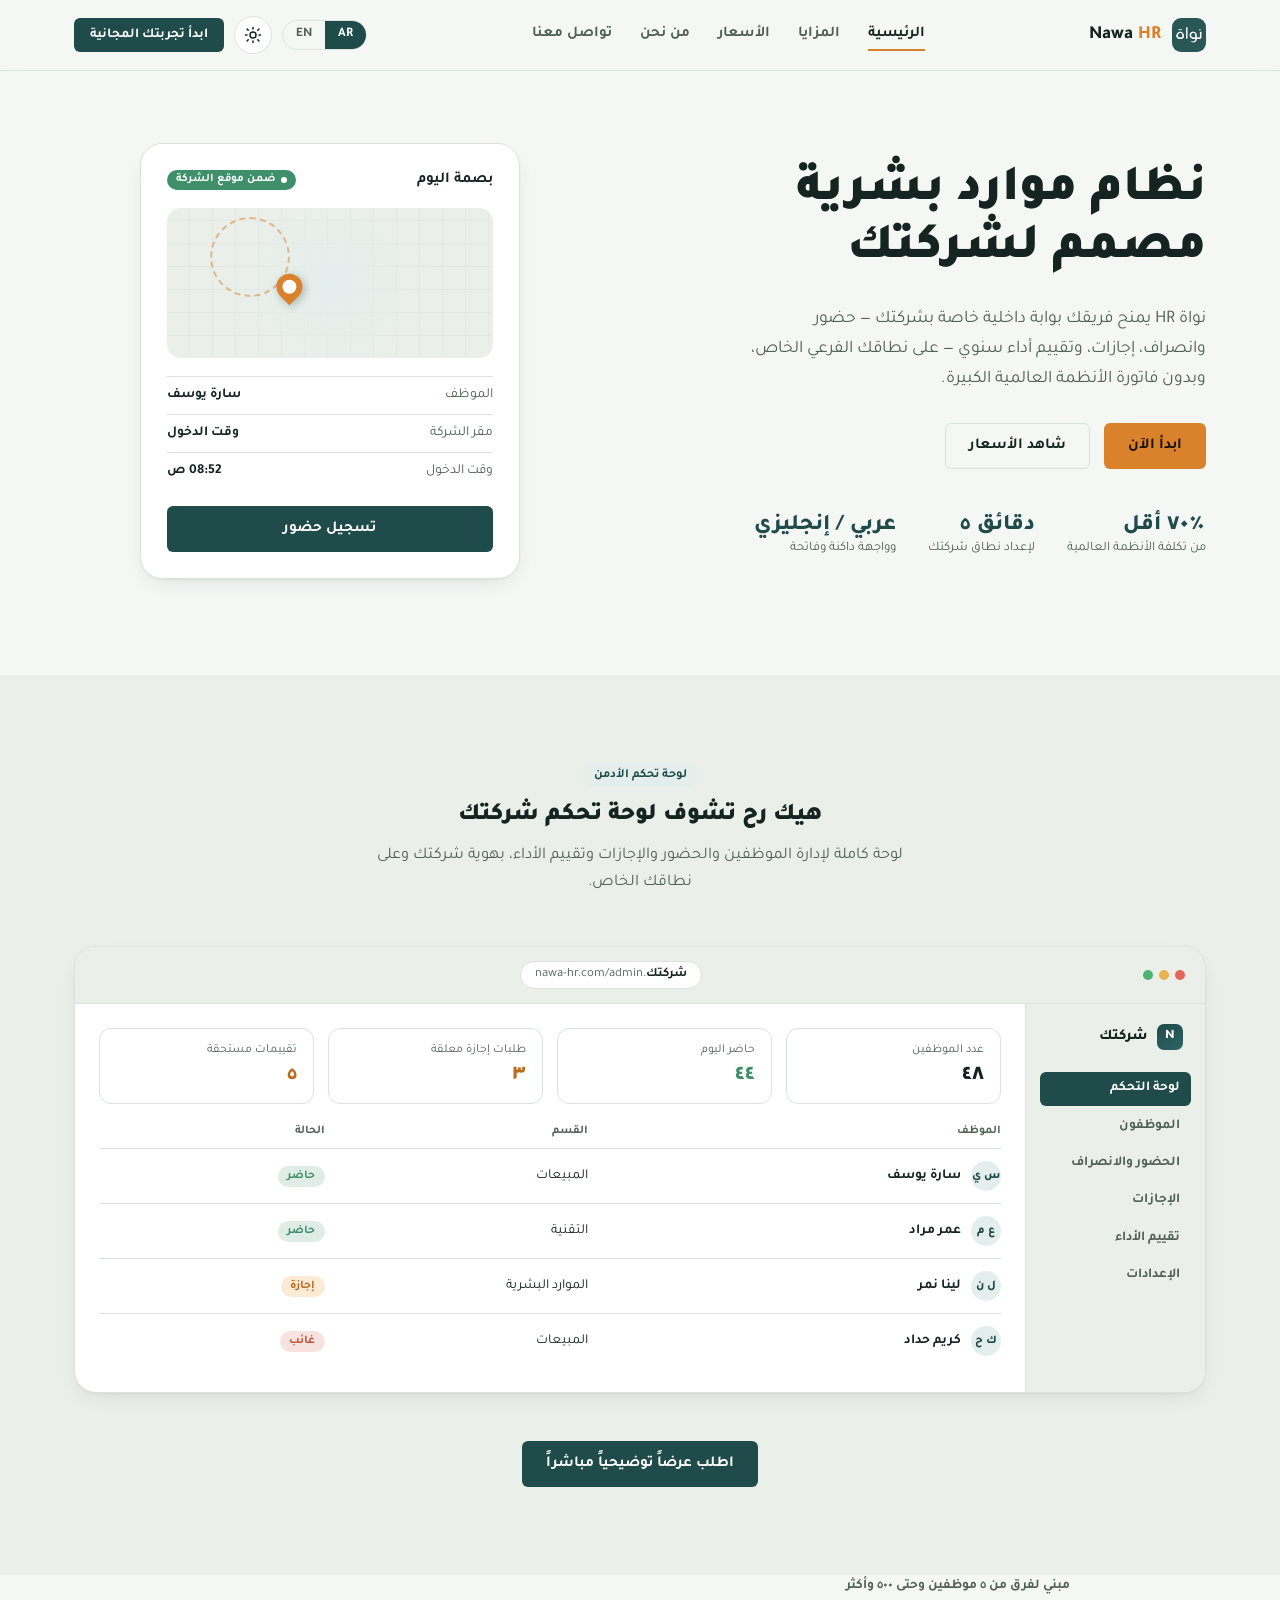
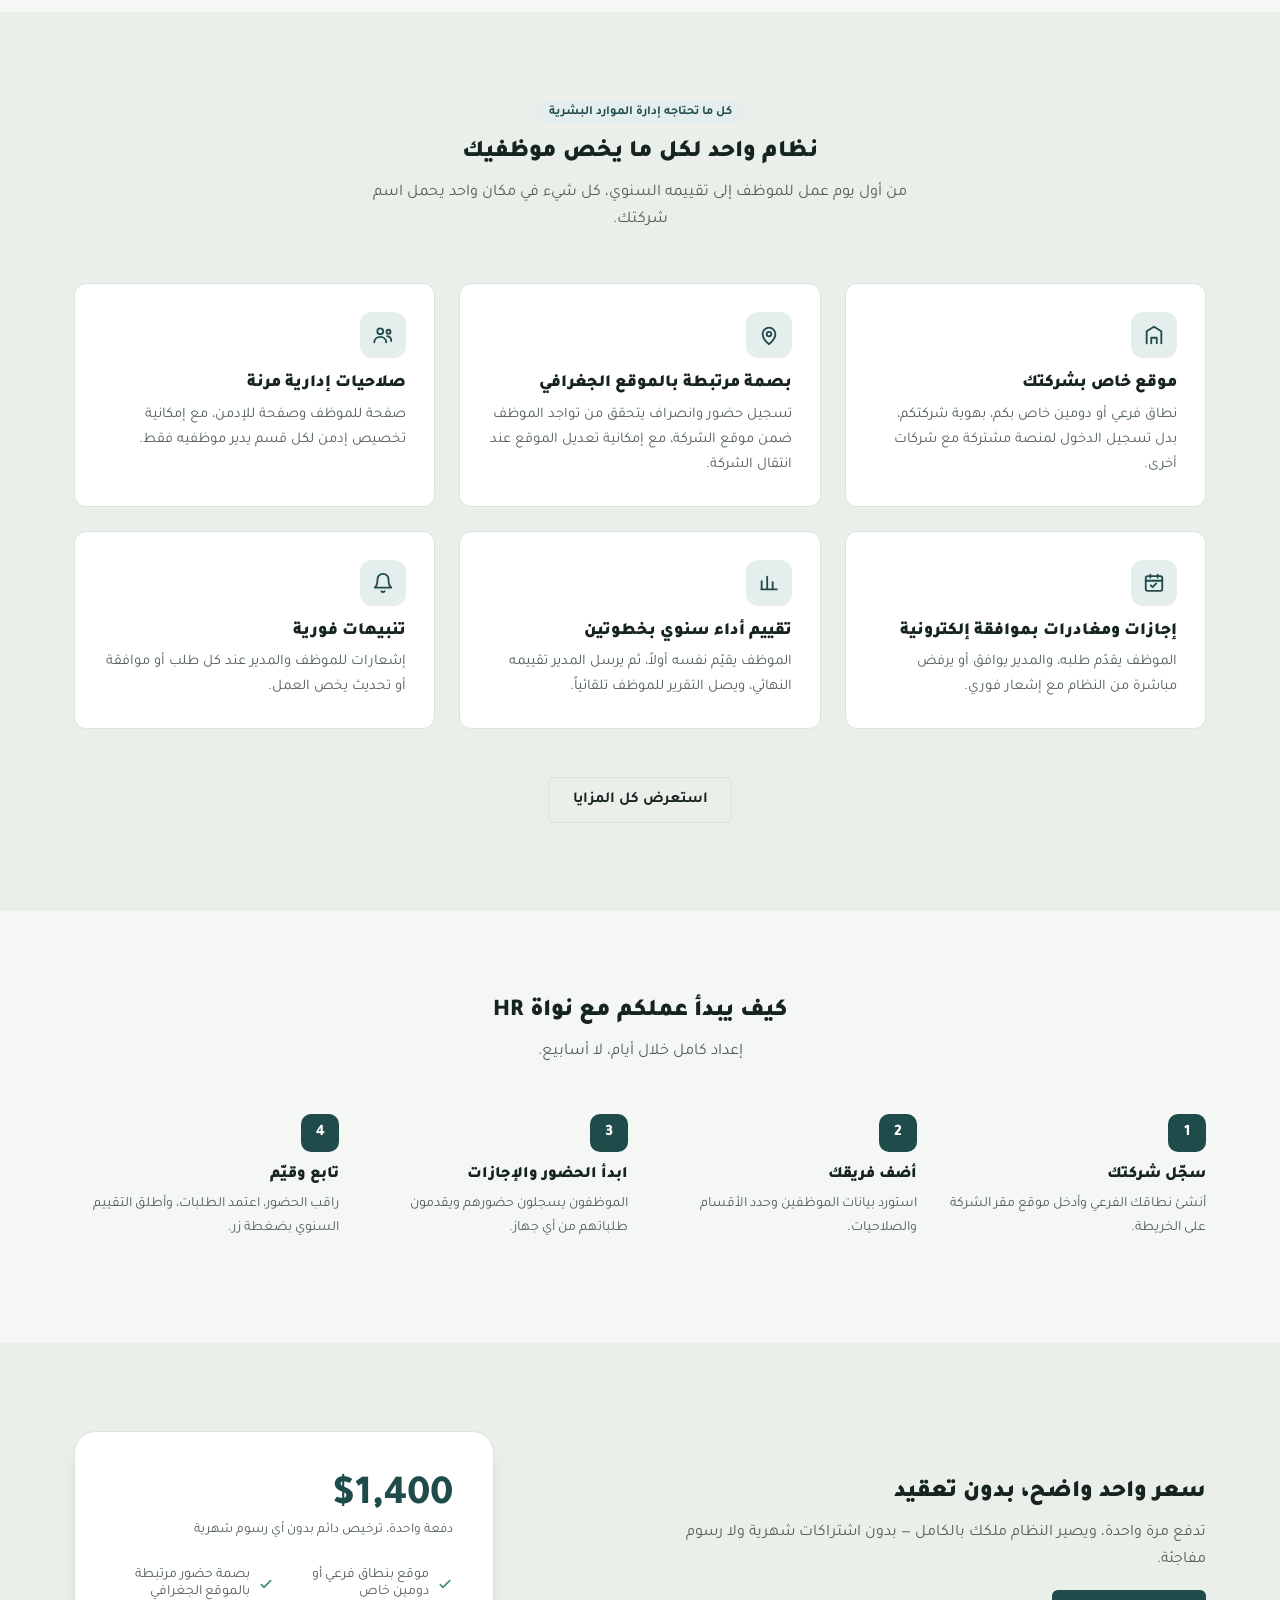
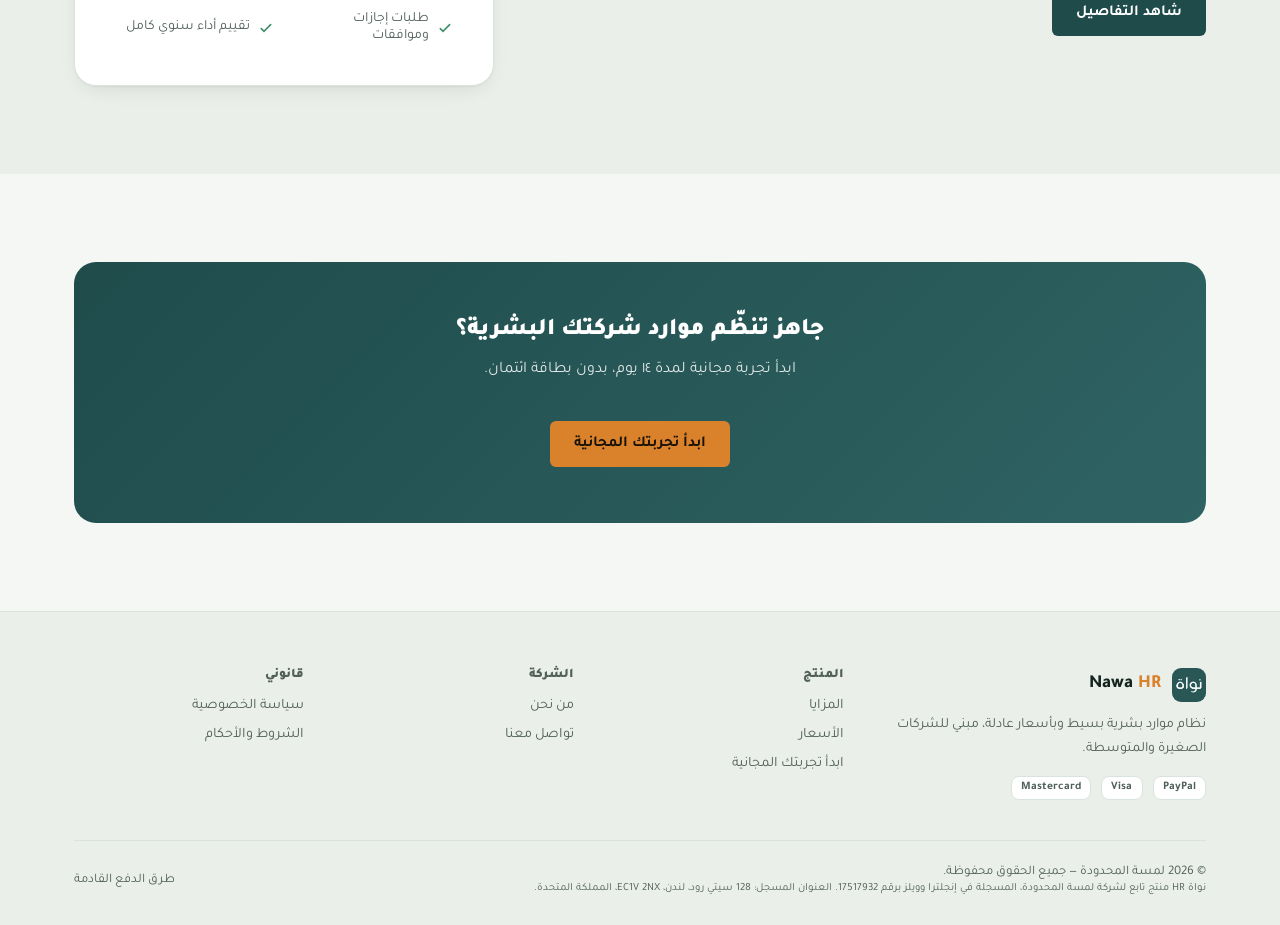
<file: index.html>
<!DOCTYPE html>
<html lang="ar" dir="rtl">
<head>
<meta charset="UTF-8">
<meta name="viewport" content="width=device-width, initial-scale=1.0">
<title>Nawa HR — نظام موارد بشرية للشركات الصغيرة والمتوسطة</title>
<meta name="description" content="نظام موارد بشرية داخلي على نطاقك الخاص: حضور مرتبط بالموقع الجغرافي، إجازات، تقييم أداء سنوي، وتنبيهات فورية.">
<link rel="preconnect" href="https://fonts.googleapis.com">
<link rel="preconnect" href="https://fonts.gstatic.com" crossorigin>
<link href="https://fonts.googleapis.com/css2?family=Inter:wght@400;500;600;700;800&family=Tajawal:wght@400;500;700;800;900&display=swap" rel="stylesheet">
<link rel="stylesheet" href="assets/style.css">
</head>
<body>

<header class="site-header">
  <div class="container header-inner">
    <a href="./" class="brand">
      <span class="brand-logo"><img class="logo-light" src="assets/logo-light.png" alt="Nawa HR"><img class="logo-dark" src="assets/logo-dark.png" alt="Nawa HR"></span>
      <span class="brand-name">Nawa<span> HR</span></span>
    </a>

    <nav class="main-nav" id="mainNav">
      <a href="./" class="active" data-i18n="nav.home">الرئيسية</a>
      <a href="features/" data-i18n="nav.features">المزايا</a>
      <a href="pricing/" data-i18n="nav.pricing">الأسعار</a>
      <a href="about/" data-i18n="nav.about">من نحن</a>
      <a href="contact/" data-i18n="nav.contact">تواصل معنا</a>
    </nav>

    <div class="header-actions">
      <div class="lang-switch">
        <button data-lang="ar">AR</button>
        <button data-lang="en">EN</button>
      </div>
      <button class="icon-btn" id="themeToggle" aria-label="Toggle dark mode">
        <svg class="icon-sun" viewBox="0 0 24 24" fill="none" stroke="currentColor" stroke-width="2" stroke-linecap="round"><circle cx="12" cy="12" r="4"/><path d="M12 2v2M12 20v2M4.2 4.2l1.4 1.4M18.4 18.4l1.4 1.4M2 12h2M20 12h2M4.2 19.8l1.4-1.4M18.4 5.6l1.4-1.4"/></svg>
        <svg class="icon-moon" viewBox="0 0 24 24" fill="none" stroke="currentColor" stroke-width="2" stroke-linecap="round" stroke-linejoin="round"><path d="M21 12.8A9 9 0 1111.2 3a7 7 0 009.8 9.8z"/></svg>
      </button>
      <a href="contact/" class="btn btn-primary btn-sm nav-cta-desktop" data-i18n="nav.cta">ابدأ تجربتك المجانية</a>
      <button class="nav-toggle" id="navToggle" aria-label="Menu"><span></span></button>
    </div>
  </div>
</header>

<main>
  <!-- HERO -->
  <section class="hero">
    <div class="container hero-grid">
      <div>
        <h1 data-i18n="hero.headline">نظام موارد بشرية مصمم لشركتك</h1>
        <p class="lead" data-i18n="hero.sub">نواة HR يمنح فريقك بوابة داخلية خاصة بشركتك.</p>
        <div class="hero-ctas">
          <a href="contact/" class="btn btn-accent" data-i18n="hero.cta1">ابدأ الآن</a>
          <a href="pricing/" class="btn btn-outline" data-i18n="hero.cta2">شاهد الأسعار</a>
        </div>
        <div class="hero-stats">
          <div class="hero-stat"><b data-i18n="hero.stat1n">٪٧٠ أقل</b><span data-i18n="hero.stat1l">من تكلفة الأنظمة العالمية</span></div>
          <div class="hero-stat"><b data-i18n="hero.stat2n">دقائق ٥</b><span data-i18n="hero.stat2l">لإعداد نطاق شركتك</span></div>
          <div class="hero-stat"><b data-i18n="hero.stat3n">عربي / إنجليزي</b><span data-i18n="hero.stat3l">وواجهة داكنة وفاتحة</span></div>
        </div>
      </div>

      <div class="mock-wrap">
        <div class="mock-card">
          <div class="mock-card-head">
            <b data-i18n="mock.title">بصمة اليوم</b>
            <span class="mock-pill" data-i18n="mock.status">ضمن موقع الشركة</span>
          </div>
          <div class="mock-map">
            <div class="mock-radius"></div>
            <div class="mock-pin"></div>
          </div>
          <div class="mock-row"><span data-i18n="mock.emp">الموظف</span><b data-i18n="mock.empv">سارة يوسف</b></div>
          <div class="mock-row"><span data-i18n="mock.company">مقر الشركة</span><b data-i18n="mock.time">وقت الدخول</b></div>
          <div class="mock-row"><span data-i18n="mock.time">وقت الدخول</span><b data-i18n="mock.timev">08:52 ص</b></div>
          <button class="btn btn-primary btn-block" data-i18n="mock.action">تسجيل حضور</button>
        </div>
      </div>
    </div>
  </section>

  <!-- ADMIN DASHBOARD PREVIEW -->
  <section class="section-alt">
    <div class="container">
      <div class="section-head center">
        <span class="badge" data-i18n="admindemo.badge">لوحة تحكم الأدمن</span>
        <h2 data-i18n="admindemo.title">هيك رح تشوف لوحة تحكم شركتك</h2>
        <p data-i18n="admindemo.sub">لوحة كاملة لإدارة الموظفين والحضور والإجازات وتقييم الأداء، بهوية شركتك وعلى نطاقك الخاص.</p>
      </div>

      <div class="dash-mock">
        <div class="dash-topbar">
          <div class="dash-dots"><span></span><span></span><span></span></div>
          <div class="dash-url"><b>شركتك</b>.nawa-hr.com/admin</div>
        </div>
        <div class="dash-body">
          <aside class="dash-sidebar">
            <div class="dash-side-brand"><span class="brand-mark" style="width:26px;height:26px;font-size:.8rem;border-radius:7px;">N</span><span>شركتك</span></div>
            <nav>
              <a class="active" data-i18n="admindemo.nav1">لوحة التحكم</a>
              <a data-i18n="admindemo.nav2">الموظفون</a>
              <a data-i18n="admindemo.nav3">الحضور والانصراف</a>
              <a data-i18n="admindemo.nav4">الإجازات</a>
              <a data-i18n="admindemo.nav5">تقييم الأداء</a>
              <a data-i18n="admindemo.nav6">الإعدادات</a>
            </nav>
          </aside>
          <div class="dash-main">
            <div class="dash-stats">
              <div class="dash-stat"><span data-i18n="admindemo.stat1l">عدد الموظفين</span><b data-i18n="admindemo.stat1n">٤٨</b></div>
              <div class="dash-stat"><span data-i18n="admindemo.stat2l">حاضر اليوم</span><b class="up" data-i18n="admindemo.stat2n">٤٤</b></div>
              <div class="dash-stat"><span data-i18n="admindemo.stat3l">طلبات إجازة معلقة</span><b class="warn" data-i18n="admindemo.stat3n">٣</b></div>
              <div class="dash-stat"><span data-i18n="admindemo.stat4l">تقييمات مستحقة</span><b class="warn" data-i18n="admindemo.stat4n">٥</b></div>
            </div>
            <div class="dash-table-wrap">
              <div class="dash-table">
                <div class="dash-row dash-row-head">
                  <span data-i18n="admindemo.col1">الموظف</span>
                  <span data-i18n="admindemo.col2">القسم</span>
                  <span data-i18n="admindemo.col3">الحالة</span>
                </div>
                <div class="dash-row">
                  <span class="dash-emp"><i data-i18n="admindemo.init1">س ي</i><span data-i18n="admindemo.emp1">سارة يوسف</span></span>
                  <span data-i18n="admindemo.dept1">المبيعات</span>
                  <span class="dash-status present" data-i18n="admindemo.status1">حاضر</span>
                </div>
                <div class="dash-row">
                  <span class="dash-emp"><i data-i18n="admindemo.init2">ع م</i><span data-i18n="admindemo.emp2">عمر مراد</span></span>
                  <span data-i18n="admindemo.dept2">التقنية</span>
                  <span class="dash-status present" data-i18n="admindemo.status1">حاضر</span>
                </div>
                <div class="dash-row">
                  <span class="dash-emp"><i data-i18n="admindemo.init3">ل ن</i><span data-i18n="admindemo.emp3">لينا نمر</span></span>
                  <span data-i18n="admindemo.dept3">الموارد البشرية</span>
                  <span class="dash-status leave" data-i18n="admindemo.status2">إجازة</span>
                </div>
                <div class="dash-row">
                  <span class="dash-emp"><i data-i18n="admindemo.init4">ك ح</i><span data-i18n="admindemo.emp4">كريم حداد</span></span>
                  <span data-i18n="admindemo.dept1">المبيعات</span>
                  <span class="dash-status absent" data-i18n="admindemo.status3">غائب</span>
                </div>
              </div>
            </div>
          </div>
        </div>
      </div>

      <div class="text-center mt-lg">
        <a href="contact/" class="btn btn-primary" data-i18n="admindemo.cta">اطلب عرضاً توضيحياً مباشراً</a>
      </div>
    </div>
  </section>

  <!-- LOGOS / trust -->
  <div class="container text-center">
    <p style="font-size:.85rem;color:var(--text-muted);font-weight:600;" data-i18n="logos.title">مبني لفرق من ٥ موظفين وحتى ٥٠٠ وأكثر</p>
  </div>

  <!-- FEATURES OVERVIEW -->
  <section class="section-alt">
    <div class="container">
      <div class="section-head center">
        <span class="badge" data-i18n="homefeat.badge">كل ما تحتاجه إدارة الموارد البشرية</span>
        <h2 data-i18n="homefeat.title">نظام واحد لكل ما يخص موظفيك</h2>
        <p data-i18n="homefeat.sub">من أول يوم عمل للموظف إلى تقييمه السنوي، كل شيء في مكان واحد يحمل اسم شركتك.</p>
      </div>

      <div class="grid-3">
        <div class="card">
          <div class="feat-icon"><svg viewBox="0 0 24 24" fill="none" stroke="currentColor" stroke-width="2" stroke-linecap="round" stroke-linejoin="round"><path d="M4 21V8l8-5 8 5v13"/><path d="M9 21v-6h6v6"/></svg></div>
          <h3 data-i18n="homefeat.f1t">موقع خاص بشركتك</h3>
          <p data-i18n="homefeat.f1d">نطاق فرعي أو دومين خاص بكم، بهوية شركتكم.</p>
        </div>
        <div class="card">
          <div class="feat-icon"><svg viewBox="0 0 24 24" fill="none" stroke="currentColor" stroke-width="2" stroke-linecap="round" stroke-linejoin="round"><path d="M12 22s7-5.5 7-11a7 7 0 10-14 0c0 5.5 7 11 7 11z"/><circle cx="12" cy="11" r="2.5"/></svg></div>
          <h3 data-i18n="homefeat.f2t">بصمة مرتبطة بالموقع الجغرافي</h3>
          <p data-i18n="homefeat.f2d">تسجيل حضور يتحقق من تواجد الموظف ضمن موقع الشركة.</p>
        </div>
        <div class="card">
          <div class="feat-icon"><svg viewBox="0 0 24 24" fill="none" stroke="currentColor" stroke-width="2" stroke-linecap="round" stroke-linejoin="round"><circle cx="9" cy="8" r="3.2"/><path d="M2.5 20c0-3.6 2.9-6 6.5-6s6.5 2.4 6.5 6"/><circle cx="18" cy="8.5" r="2.2"/><path d="M16.5 13.2c2.6.3 4.5 2.3 4.5 5.3"/></svg></div>
          <h3 data-i18n="homefeat.f3t">صلاحيات إدارية مرنة</h3>
          <p data-i18n="homefeat.f3d">صفحة للموظف وصفحة للإدمن، مع إدمن لكل قسم.</p>
        </div>
        <div class="card">
          <div class="feat-icon"><svg viewBox="0 0 24 24" fill="none" stroke="currentColor" stroke-width="2" stroke-linecap="round" stroke-linejoin="round"><rect x="3" y="4.5" width="18" height="16" rx="2"/><path d="M3 9.5h18M8 3v3M16 3v3"/><path d="M8.5 14.5l2 2 4-4"/></svg></div>
          <h3 data-i18n="homefeat.f4t">إجازات ومغادرات بموافقة إلكترونية</h3>
          <p data-i18n="homefeat.f4d">الموظف يقدّم طلبه، والمدير يوافق مباشرة.</p>
        </div>
        <div class="card">
          <div class="feat-icon"><svg viewBox="0 0 24 24" fill="none" stroke="currentColor" stroke-width="2" stroke-linecap="round" stroke-linejoin="round"><path d="M4 19V10M10 19V5M16 19v-8M20.5 19h-17"/></svg></div>
          <h3 data-i18n="homefeat.f5t">تقييم أداء سنوي بخطوتين</h3>
          <p data-i18n="homefeat.f5d">تقييم ذاتي أولاً، ثم تقييم نهائي من المدير.</p>
        </div>
        <div class="card">
          <div class="feat-icon"><svg viewBox="0 0 24 24" fill="none" stroke="currentColor" stroke-width="2" stroke-linecap="round" stroke-linejoin="round"><path d="M18 8a6 6 0 10-12 0c0 7-3 9-3 9h18s-3-2-3-9"/><path d="M13.7 21a2 2 0 01-3.4 0"/></svg></div>
          <h3 data-i18n="homefeat.f6t">تنبيهات فورية</h3>
          <p data-i18n="homefeat.f6d">إشعارات لكل طلب أو موافقة أو تحديث.</p>
        </div>
      </div>

      <div class="text-center mt-lg">
        <a href="features/" class="btn btn-outline" data-i18n="homefeat.more">استعرض كل المزايا</a>
      </div>
    </div>
  </section>

  <!-- HOW IT WORKS -->
  <section>
    <div class="container">
      <div class="section-head center">
        <h2 data-i18n="how.title">كيف يبدأ عملكم مع نواة HR</h2>
        <p data-i18n="how.sub">إعداد كامل خلال أيام، لا أسابيع.</p>
      </div>
      <div class="steps">
        <div class="step"><div class="step-num">1</div><h3 data-i18n="how.s1t">سجّل شركتك</h3><p data-i18n="how.s1d">أنشئ نطاقك الفرعي وأدخل موقع مقر الشركة.</p></div>
        <div class="step"><div class="step-num">2</div><h3 data-i18n="how.s2t">أضف فريقك</h3><p data-i18n="how.s2d">استورد بيانات الموظفين وحدد الأقسام.</p></div>
        <div class="step"><div class="step-num">3</div><h3 data-i18n="how.s3t">ابدأ الحضور والإجازات</h3><p data-i18n="how.s3d">الموظفون يسجلون حضورهم من أي جهاز.</p></div>
        <div class="step"><div class="step-num">4</div><h3 data-i18n="how.s4t">تابع وقيّم</h3><p data-i18n="how.s4d">راقب الحضور، واعتمد الطلبات، وأطلق التقييم.</p></div>
      </div>
    </div>
  </section>

  <!-- PRICING TEASER -->
  <section class="section-alt">
    <div class="container split">
      <div>
        <h2 data-i18n="pricingteaser.title">سعر واحد واضح، بدون تعقيد</h2>
        <p data-i18n="pricingteaser.sub">تدفع مرة واحدة، ويصير النظام ملكك بالكامل — بدون اشتراكات شهرية ولا رسوم مفاجئة.</p>
        <a href="pricing/" class="btn btn-primary" data-i18n="pricingteaser.cta">شاهد التفاصيل</a>
      </div>
      <div class="calc-card" style="max-width:420px;margin-inline-start:auto;">
        <div class="calc-top">
          <div><div class="calc-price">$1,400</div><div class="calc-sub" data-i18n="pricepage.onetimenote">دفعة واحدة، ترخيص دائم بدون أي رسوم شهرية</div></div>
        </div>
        <ul class="calc-list">
          <li><svg viewBox="0 0 24 24" fill="none" stroke="currentColor" stroke-width="2.5" stroke-linecap="round"><path d="M5 13l4 4L19 7"/></svg><span data-i18n="pricepage.inc1">موقع بنطاق فرعي خاص</span></li>
          <li><svg viewBox="0 0 24 24" fill="none" stroke="currentColor" stroke-width="2.5" stroke-linecap="round"><path d="M5 13l4 4L19 7"/></svg><span data-i18n="pricepage.inc2">بصمة مرتبطة بالموقع</span></li>
          <li><svg viewBox="0 0 24 24" fill="none" stroke="currentColor" stroke-width="2.5" stroke-linecap="round"><path d="M5 13l4 4L19 7"/></svg><span data-i18n="pricepage.inc4">طلبات إجازات وموافقات</span></li>
          <li><svg viewBox="0 0 24 24" fill="none" stroke="currentColor" stroke-width="2.5" stroke-linecap="round"><path d="M5 13l4 4L19 7"/></svg><span data-i18n="pricepage.inc5">تقييم أداء سنوي كامل</span></li>
        </ul>
      </div>
    </div>
  </section>

  <!-- CTA BAND -->
  <section>
    <div class="container">
      <div class="cta-band">
        <h2 data-i18n="cta.title">جاهز تنظّم موارد شركتك البشرية؟</h2>
        <p data-i18n="cta.sub">ابدأ تجربة مجانية لمدة ١٤ يوم، بدون بطاقة ائتمان.</p>
        <a href="contact/" class="btn btn-accent" data-i18n="cta.btn">ابدأ تجربتك المجانية</a>
      </div>
    </div>
  </section>
</main>

<footer class="site-footer">
  <div class="container">
    <div class="footer-grid">
      <div>
        <div class="brand" style="margin-block-end:12px;"><span class="brand-logo"><img class="logo-light" src="assets/logo-light.png" alt="Nawa HR"><img class="logo-dark" src="assets/logo-dark.png" alt="Nawa HR"></span><span class="brand-name">Nawa<span> HR</span></span></div>
        <p data-i18n="footer.tagline" style="font-size:.88rem;">نظام موارد بشرية بسيط وبأسعار عادلة، مبني للشركات الصغيرة والمتوسطة.</p>
        <div class="pay-badges">
          <span class="pay-badge">PayPal</span>
          <span class="pay-badge">Visa</span>
          <span class="pay-badge">Mastercard</span>
        </div>
      </div>
      <div>
        <h4 data-i18n="footer.product">المنتج</h4>
        <ul>
          <li><a href="features/" data-i18n="nav.features">المزايا</a></li>
          <li><a href="pricing/" data-i18n="nav.pricing">الأسعار</a></li>
          <li><a href="contact/" data-i18n="nav.cta">ابدأ تجربتك المجانية</a></li>
        </ul>
      </div>
      <div>
        <h4 data-i18n="footer.company">الشركة</h4>
        <ul>
          <li><a href="about/" data-i18n="nav.about">من نحن</a></li>
          <li><a href="contact/" data-i18n="nav.contact">تواصل معنا</a></li>
        </ul>
      </div>
      <div>
        <h4 data-i18n="footer.legal">قانوني</h4>
        <ul>
          <li><a href="privacy/" data-i18n="footer.privacy">سياسة الخصوصية</a></li>
          <li><a href="terms/" data-i18n="footer.terms">الشروط والأحكام</a></li>
        </ul>
      </div>
    </div>
    <div class="footer-bottom">
      <span><span data-i18n="footer.copy">© 2026 لمسة المحدودة —</span> <span data-i18n="footer.rights">جميع الحقوق محفوظة.</span><br><small data-i18n-html="footer.entity">نواة HR منتج تابع لشركة لمسة المحدودة، المسجلة في إنجلترا وويلز برقم 17517932. العنوان المسجل: 128 سيتي رود، لندن، <bdi dir="ltr">EC1V 2NX</bdi>، المملكة المتحدة.</small></span>
      <span data-i18n="footer.pay">طرق الدفع القادمة: PayPal</span>
    </div>
  </div>
</footer>

<script src="assets/i18n.js?v=20261013"></script>
<script src="assets/script.js?v=20261013"></script>
</body>
</html>
</file>
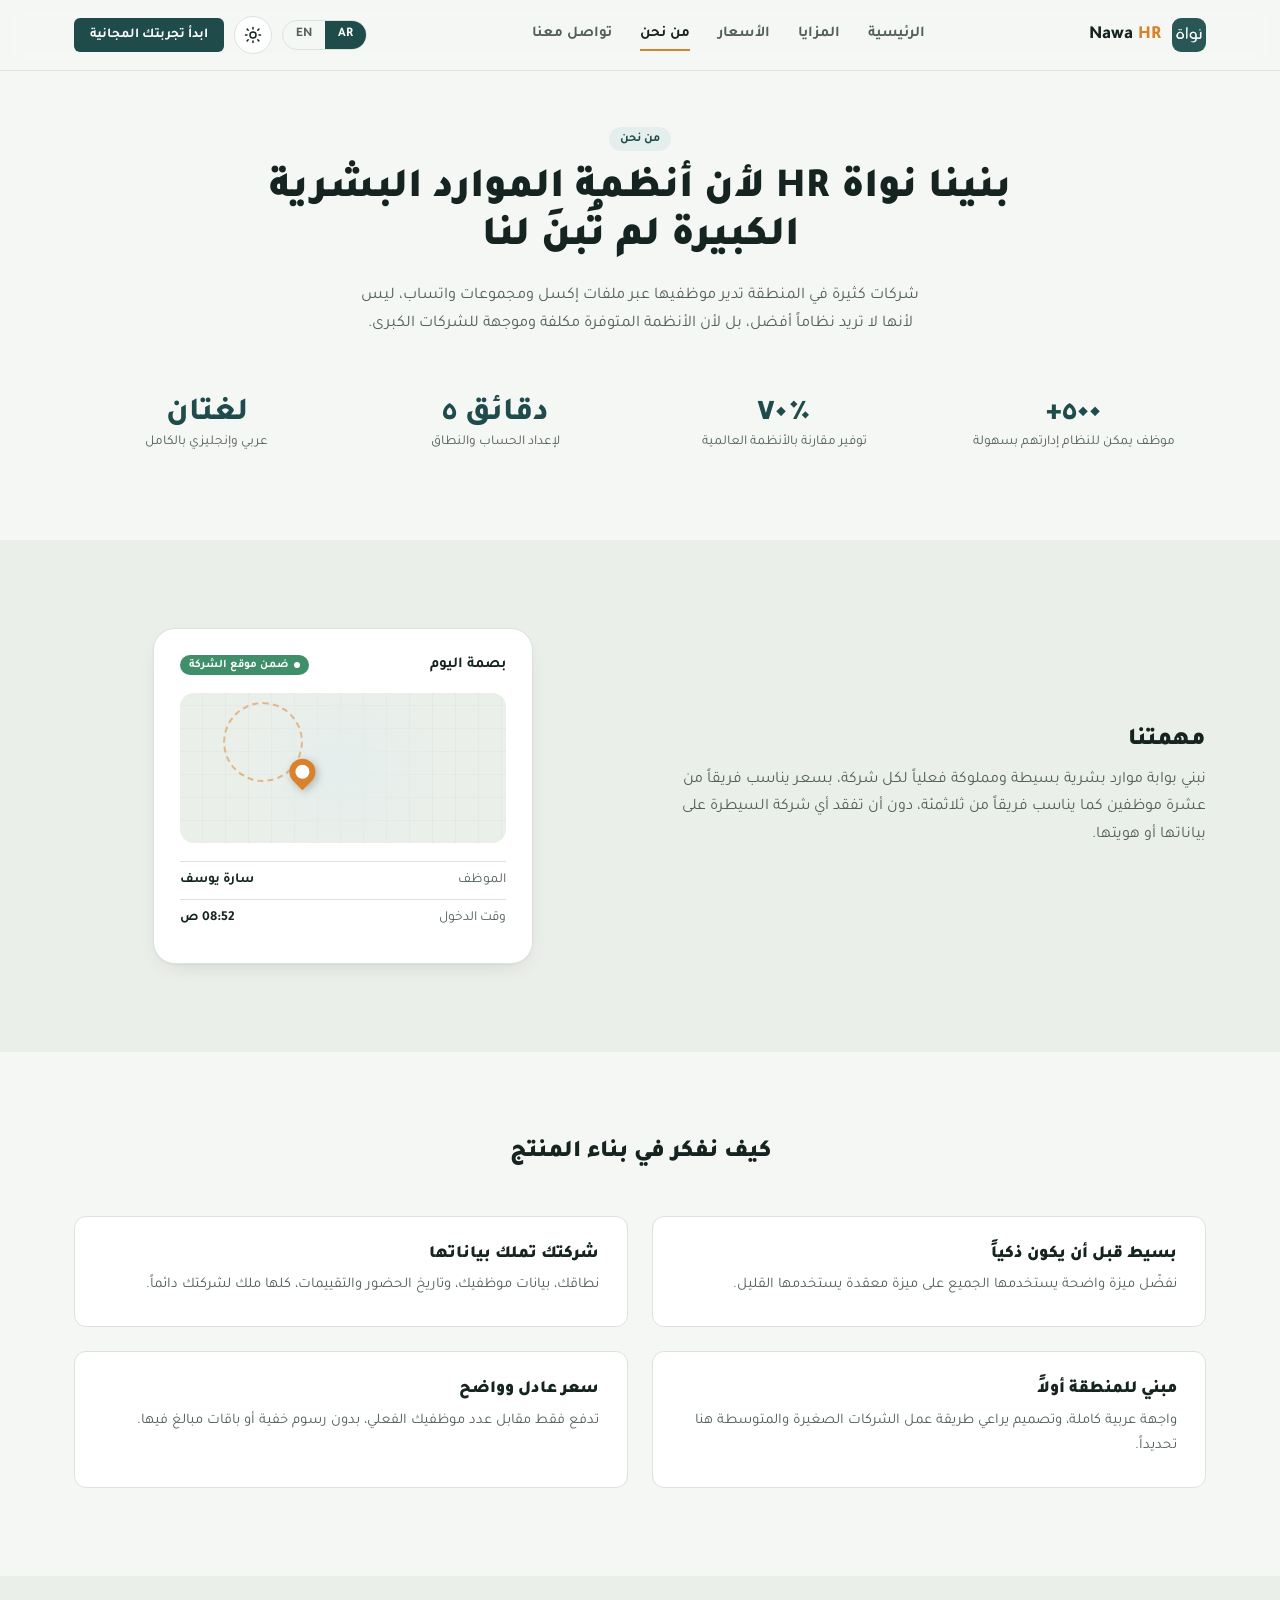
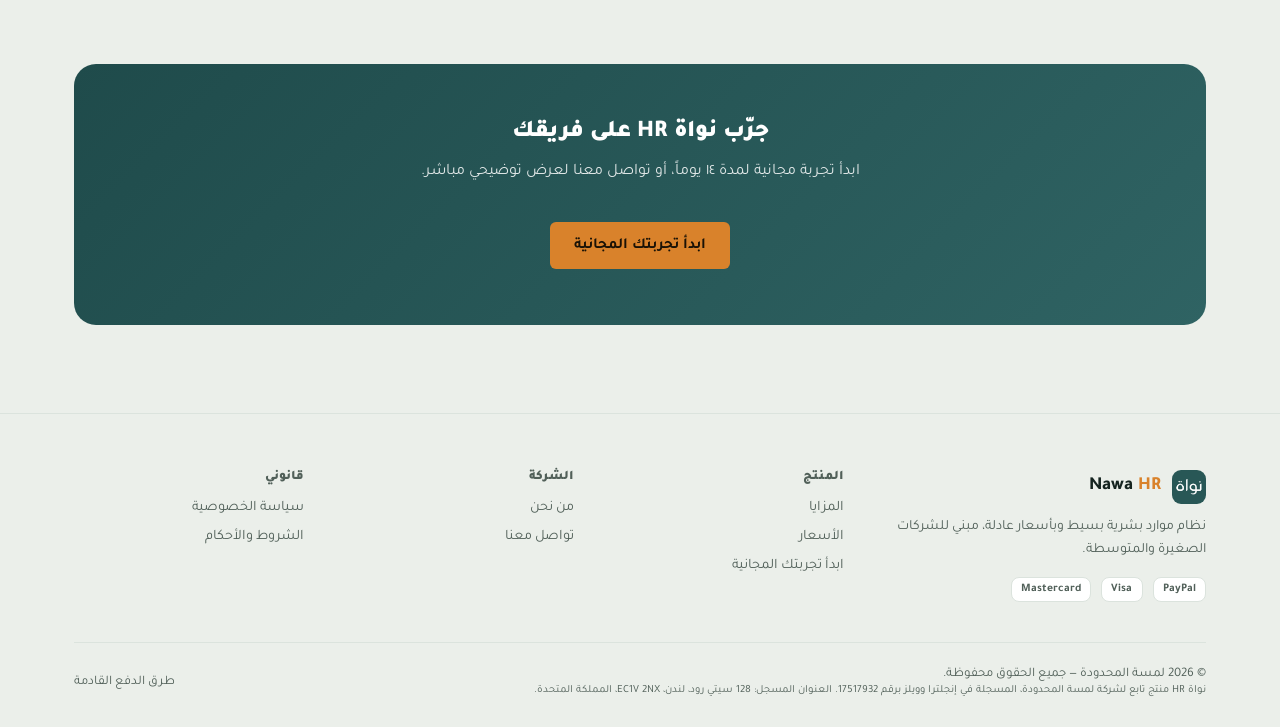
<file: about/index.html>
<!DOCTYPE html>
<html lang="ar" dir="rtl">
<head>
<meta charset="UTF-8">
<meta name="viewport" content="width=device-width, initial-scale=1.0">
<title>من نحن — Nawa HR</title>
<meta name="description" content="لماذا بنينا نواة HR، ومهمتنا في تبسيط الموارد البشرية للشركات الصغيرة والمتوسطة.">
<link rel="preconnect" href="https://fonts.googleapis.com">
<link rel="preconnect" href="https://fonts.gstatic.com" crossorigin>
<link href="https://fonts.googleapis.com/css2?family=Inter:wght@400;500;600;700;800&family=Tajawal:wght@400;500;700;800;900&display=swap" rel="stylesheet">
<link rel="stylesheet" href="../assets/style.css">
</head>
<body>

<header class="site-header">
  <div class="container header-inner">
    <a href="../" class="brand"><span class="brand-logo"><img class="logo-light" src="../assets/logo-light.png" alt="Nawa HR"><img class="logo-dark" src="../assets/logo-dark.png" alt="Nawa HR"></span><span class="brand-name">Nawa<span> HR</span></span></a>
    <nav class="main-nav" id="mainNav">
      <a href="../" data-i18n="nav.home">الرئيسية</a>
      <a href="../features/" data-i18n="nav.features">المزايا</a>
      <a href="../pricing/" data-i18n="nav.pricing">الأسعار</a>
      <a href="../about/" class="active" data-i18n="nav.about">من نحن</a>
      <a href="../contact/" data-i18n="nav.contact">تواصل معنا</a>
    </nav>
    <div class="header-actions">
      <div class="lang-switch"><button data-lang="ar">AR</button><button data-lang="en">EN</button></div>
      <button class="icon-btn" id="themeToggle" aria-label="Toggle dark mode">
        <svg class="icon-sun" viewBox="0 0 24 24" fill="none" stroke="currentColor" stroke-width="2" stroke-linecap="round"><circle cx="12" cy="12" r="4"/><path d="M12 2v2M12 20v2M4.2 4.2l1.4 1.4M18.4 18.4l1.4 1.4M2 12h2M20 12h2M4.2 19.8l1.4-1.4M18.4 5.6l1.4-1.4"/></svg>
        <svg class="icon-moon" viewBox="0 0 24 24" fill="none" stroke="currentColor" stroke-width="2" stroke-linecap="round" stroke-linejoin="round"><path d="M21 12.8A9 9 0 1111.2 3a7 7 0 009.8 9.8z"/></svg>
      </button>
      <a href="../contact/" class="btn btn-primary btn-sm nav-cta-desktop" data-i18n="nav.cta">ابدأ تجربتك المجانية</a>
      <button class="nav-toggle" id="navToggle" aria-label="Menu"><span></span></button>
    </div>
  </div>
</header>

<main>
  <section class="page-hero">
    <div class="container" style="max-width:820px;">
      <span class="badge" data-i18n="aboutpage.badge">من نحن</span>
      <h1 data-i18n="aboutpage.title">بنينا نواة HR لأن أنظمة الموارد البشرية الكبيرة لم تُبنَ لنا</h1>
      <p data-i18n="aboutpage.sub">شركات كثيرة في المنطقة تدير موظفيها عبر ملفات إكسل ومجموعات واتساب، ليس لأنها لا تريد نظاماً أفضل، بل لأن الأنظمة المتوفرة مكلفة وموجهة للشركات الكبرى.</p>
    </div>
  </section>

  <section style="padding-block-start:0;">
    <div class="container">
      <div class="stat-block">
        <div><b data-i18n="aboutpage.stats1n">٥٠٠+</b><span data-i18n="aboutpage.stats1l">موظف يمكن للنظام إدارتهم بسهولة</span></div>
        <div><b data-i18n="aboutpage.stats2n">٪٧٠</b><span data-i18n="aboutpage.stats2l">توفير مقارنة بالأنظمة العالمية</span></div>
        <div><b data-i18n="aboutpage.stats3n">دقائق ٥</b><span data-i18n="aboutpage.stats3l">لإعداد الحساب والنطاق</span></div>
        <div><b data-i18n="aboutpage.stats4n">لغتان</b><span data-i18n="aboutpage.stats4l">عربي وإنجليزي بالكامل</span></div>
      </div>
    </div>
  </section>

  <section class="section-alt">
    <div class="container split">
      <div>
        <h2 data-i18n="aboutpage.mission.title">مهمتنا</h2>
        <p data-i18n="aboutpage.mission.body">نبني بوابة موارد بشرية بسيطة ومملوكة فعلياً لكل شركة، بسعر يناسب فريقاً من عشرة موظفين كما يناسب فريقاً من ثلاثمئة، دون أن تفقد أي شركة السيطرة على بياناتها أو هويتها.</p>
      </div>
      <div class="mock-wrap">
        <div class="mock-card">
          <div class="mock-card-head"><b data-i18n="mock.title">بصمة اليوم</b><span class="mock-pill" data-i18n="mock.status">ضمن موقع الشركة</span></div>
          <div class="mock-map"><div class="mock-radius"></div><div class="mock-pin"></div></div>
          <div class="mock-row"><span data-i18n="mock.emp">الموظف</span><b data-i18n="mock.empv">سارة يوسف</b></div>
          <div class="mock-row"><span data-i18n="mock.time">وقت الدخول</span><b data-i18n="mock.timev">08:52 ص</b></div>
        </div>
      </div>
    </div>
  </section>

  <section>
    <div class="container">
      <div class="section-head center">
        <h2 data-i18n="aboutpage.values.title">كيف نفكر في بناء المنتج</h2>
      </div>
      <div class="value-list">
        <div class="card"><h3 data-i18n="aboutpage.v1t">بسيط قبل أن يكون ذكياً</h3><p data-i18n="aboutpage.v1d">نفضّل ميزة واضحة يستخدمها الجميع على ميزة معقدة يستخدمها القليل.</p></div>
        <div class="card"><h3 data-i18n="aboutpage.v2t">شركتك تملك بياناتها</h3><p data-i18n="aboutpage.v2d">نطاقك، بيانات موظفيك، وتاريخ الحضور والتقييمات، كلها ملك لشركتك دائماً.</p></div>
        <div class="card"><h3 data-i18n="aboutpage.v3t">مبني للمنطقة أولاً</h3><p data-i18n="aboutpage.v3d">واجهة عربية كاملة، وتصميم يراعي طريقة عمل الشركات الصغيرة والمتوسطة هنا تحديداً.</p></div>
        <div class="card"><h3 data-i18n="aboutpage.v4t">سعر عادل وواضح</h3><p data-i18n="aboutpage.v4d">تدفع فقط مقابل عدد موظفيك الفعلي، بدون رسوم خفية أو باقات مبالغ فيها.</p></div>
      </div>
    </div>
  </section>

  <section class="section-alt">
    <div class="container">
      <div class="cta-band">
        <h2 data-i18n="aboutpage.cta.title">جرّب نواة HR على فريقك</h2>
        <p data-i18n="aboutpage.cta.sub">ابدأ تجربة مجانية لمدة ١٤ يوماً، أو تواصل معنا لعرض توضيحي مباشر.</p>
        <a href="../contact/" class="btn btn-accent" data-i18n="cta.btn">ابدأ تجربتك المجانية</a>
      </div>
    </div>
  </section>
</main>

<footer class="site-footer">
  <div class="container">
    <div class="footer-grid">
      <div>
        <div class="brand" style="margin-block-end:12px;"><span class="brand-logo"><img class="logo-light" src="../assets/logo-light.png" alt="Nawa HR"><img class="logo-dark" src="../assets/logo-dark.png" alt="Nawa HR"></span><span class="brand-name">Nawa<span> HR</span></span></div>
        <p data-i18n="footer.tagline" style="font-size:.88rem;">نظام موارد بشرية بسيط وبأسعار عادلة.</p>
        <div class="pay-badges"><span class="pay-badge">PayPal</span><span class="pay-badge">Visa</span><span class="pay-badge">Mastercard</span></div>
      </div>
      <div><h4 data-i18n="footer.product">المنتج</h4><ul>
        <li><a href="../features/" data-i18n="nav.features">المزايا</a></li>
        <li><a href="../pricing/" data-i18n="nav.pricing">الأسعار</a></li>
        <li><a href="../contact/" data-i18n="nav.cta">ابدأ تجربتك المجانية</a></li>
      </ul></div>
      <div><h4 data-i18n="footer.company">الشركة</h4><ul>
        <li><a href="../about/" data-i18n="nav.about">من نحن</a></li>
        <li><a href="../contact/" data-i18n="nav.contact">تواصل معنا</a></li>
      </ul></div>
      <div><h4 data-i18n="footer.legal">قانوني</h4><ul>
        <li><a href="../privacy/" data-i18n="footer.privacy">سياسة الخصوصية</a></li>
        <li><a href="../terms/" data-i18n="footer.terms">الشروط والأحكام</a></li>
      </ul></div>
    </div>
    <div class="footer-bottom">
      <span><span data-i18n="footer.copy">© 2026 لمسة المحدودة —</span> <span data-i18n="footer.rights">جميع الحقوق محفوظة.</span><br><small data-i18n-html="footer.entity">نواة HR منتج تابع لشركة لمسة المحدودة، المسجلة في إنجلترا وويلز برقم 17517932. العنوان المسجل: 128 سيتي رود، لندن، <bdi dir="ltr">EC1V 2NX</bdi>، المملكة المتحدة.</small></span>
      <span data-i18n="footer.pay">طرق الدفع القادمة: PayPal</span>
    </div>
  </div>
</footer>

<script src="../assets/i18n.js?v=20261013"></script>
<script src="../assets/script.js?v=20261013"></script>
</body>
</html>
</file>
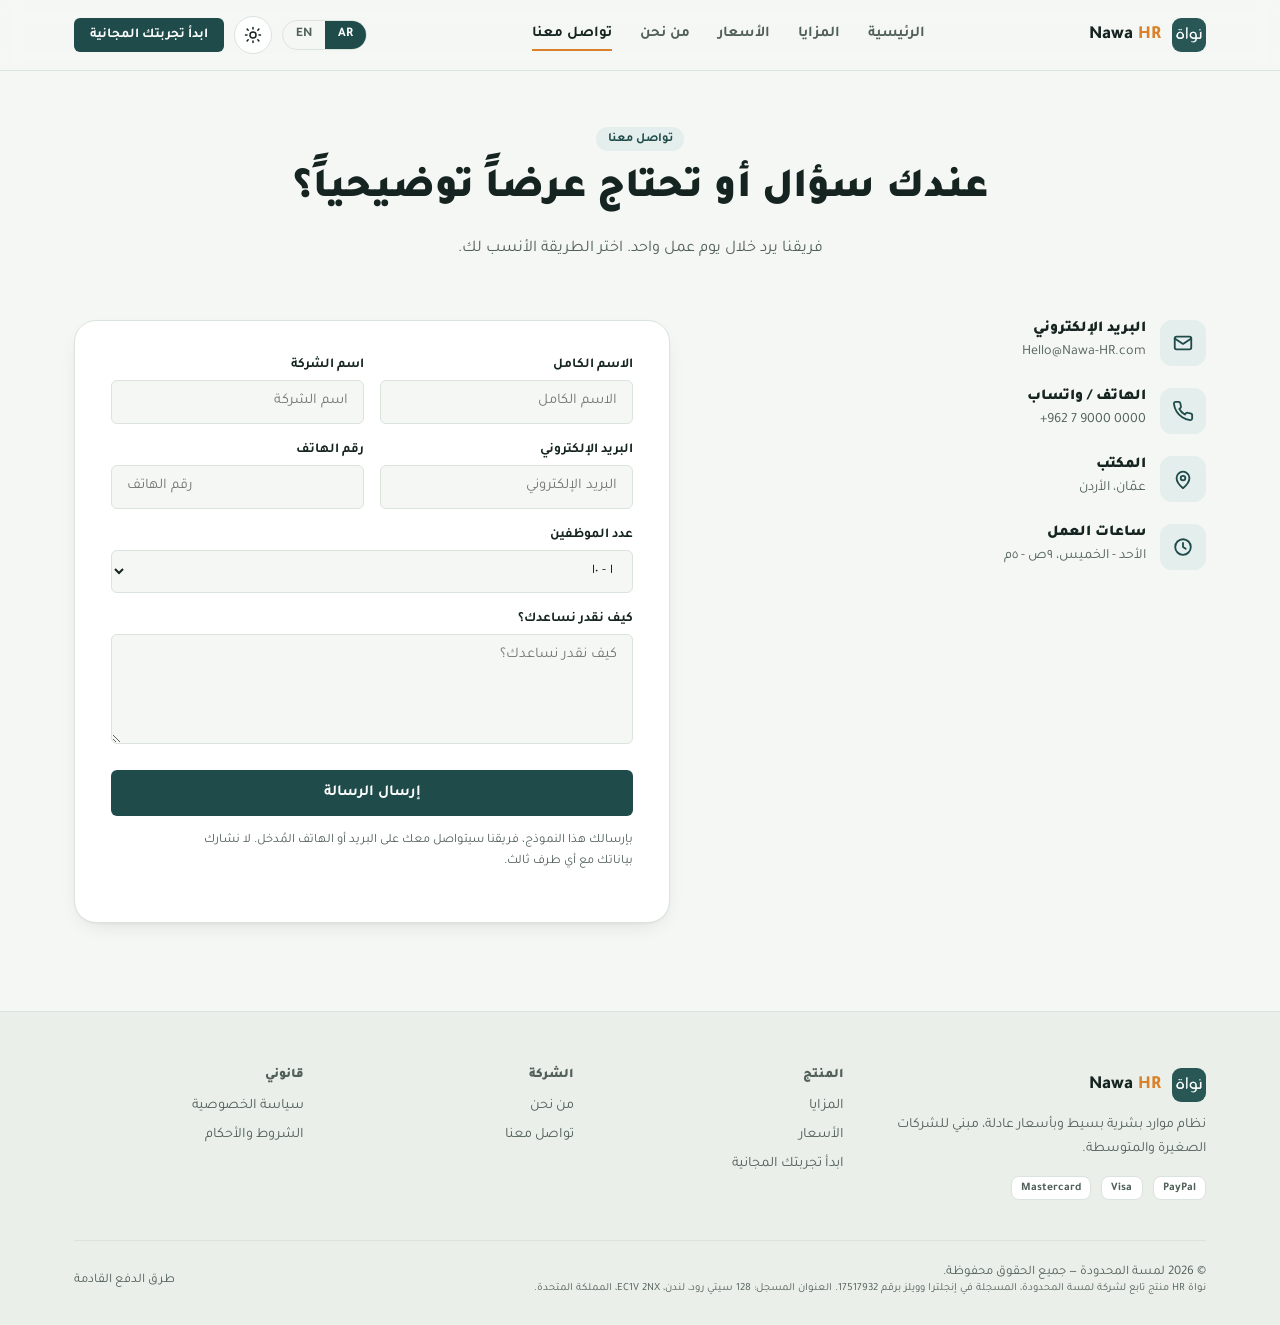
<file: contact/index.html>
<!DOCTYPE html>
<html lang="ar" dir="rtl">
<head>
<meta charset="UTF-8">
<meta name="viewport" content="width=device-width, initial-scale=1.0">
<title>تواصل معنا — Nawa HR</title>
<meta name="description" content="تواصل مع فريق نواة HR لطلب تجربة مجانية أو عرض توضيحي.">
<link rel="preconnect" href="https://fonts.googleapis.com">
<link rel="preconnect" href="https://fonts.gstatic.com" crossorigin>
<link href="https://fonts.googleapis.com/css2?family=Inter:wght@400;500;600;700;800&family=Tajawal:wght@400;500;700;800;900&display=swap" rel="stylesheet">
<link rel="stylesheet" href="../assets/style.css">
</head>
<body>

<header class="site-header">
  <div class="container header-inner">
    <a href="../" class="brand"><span class="brand-logo"><img class="logo-light" src="../assets/logo-light.png" alt="Nawa HR"><img class="logo-dark" src="../assets/logo-dark.png" alt="Nawa HR"></span><span class="brand-name">Nawa<span> HR</span></span></a>
    <nav class="main-nav" id="mainNav">
      <a href="../" data-i18n="nav.home">الرئيسية</a>
      <a href="../features/" data-i18n="nav.features">المزايا</a>
      <a href="../pricing/" data-i18n="nav.pricing">الأسعار</a>
      <a href="../about/" data-i18n="nav.about">من نحن</a>
      <a href="../contact/" class="active" data-i18n="nav.contact">تواصل معنا</a>
    </nav>
    <div class="header-actions">
      <div class="lang-switch"><button data-lang="ar">AR</button><button data-lang="en">EN</button></div>
      <button class="icon-btn" id="themeToggle" aria-label="Toggle dark mode">
        <svg class="icon-sun" viewBox="0 0 24 24" fill="none" stroke="currentColor" stroke-width="2" stroke-linecap="round"><circle cx="12" cy="12" r="4"/><path d="M12 2v2M12 20v2M4.2 4.2l1.4 1.4M18.4 18.4l1.4 1.4M2 12h2M20 12h2M4.2 19.8l1.4-1.4M18.4 5.6l1.4-1.4"/></svg>
        <svg class="icon-moon" viewBox="0 0 24 24" fill="none" stroke="currentColor" stroke-width="2" stroke-linecap="round" stroke-linejoin="round"><path d="M21 12.8A9 9 0 1111.2 3a7 7 0 009.8 9.8z"/></svg>
      </button>
      <a href="../contact/" class="btn btn-primary btn-sm nav-cta-desktop" data-i18n="nav.cta">ابدأ تجربتك المجانية</a>
      <button class="nav-toggle" id="navToggle" aria-label="Menu"><span></span></button>
    </div>
  </div>
</header>

<main>
  <section class="page-hero">
    <div class="container">
      <span class="badge" data-i18n="contactpage.badge">تواصل معنا</span>
      <h1 data-i18n="contactpage.title">عندك سؤال أو تحتاج عرضاً توضيحياً؟</h1>
      <p data-i18n="contactpage.sub">فريقنا يرد خلال يوم عمل واحد. اختر الطريقة الأنسب لك.</p>
    </div>
  </section>

  <section style="padding-block-start:0;">
    <div class="container contact-wrap">
      <div>
        <div class="info-row">
          <div class="feat-icon"><svg viewBox="0 0 24 24" fill="none" stroke="currentColor" stroke-width="2" stroke-linecap="round" stroke-linejoin="round"><rect x="3" y="5" width="18" height="14" rx="2"/><path d="M3 7l9 6 9-6"/></svg></div>
          <div><h4 data-i18n="contactpage.i1t">البريد الإلكتروني</h4><p data-i18n="contactpage.i1d">Hello@Nawa-HR.com</p></div>
        </div>
        <div class="info-row">
          <div class="feat-icon"><svg viewBox="0 0 24 24" fill="none" stroke="currentColor" stroke-width="2" stroke-linecap="round" stroke-linejoin="round"><path d="M22 16.9v3a2 2 0 01-2.2 2 19.8 19.8 0 01-8.6-3.1 19.5 19.5 0 01-6-6A19.8 19.8 0 012.1 4.2 2 2 0 014.1 2h3a2 2 0 012 1.7c.12.9.33 1.8.63 2.7a2 2 0 01-.45 2.1L8 9.8a16 16 0 006 6l1.4-1.4a2 2 0 012.1-.45c.87.3 1.78.5 2.7.63A2 2 0 0122 16.9z"/></svg></div>
          <div><h4 data-i18n="contactpage.i2t">الهاتف / واتساب</h4><p data-i18n="contactpage.i2d">‎+962 7 9000 0000</p></div>
        </div>
        <div class="info-row">
          <div class="feat-icon"><svg viewBox="0 0 24 24" fill="none" stroke="currentColor" stroke-width="2" stroke-linecap="round" stroke-linejoin="round"><path d="M12 22s7-5.5 7-11a7 7 0 10-14 0c0 5.5 7 11 7 11z"/><circle cx="12" cy="11" r="2.5"/></svg></div>
          <div><h4 data-i18n="contactpage.i3t">المكتب</h4><p data-i18n="contactpage.i3d">عمّان، الأردن</p></div>
        </div>
        <div class="info-row">
          <div class="feat-icon"><svg viewBox="0 0 24 24" fill="none" stroke="currentColor" stroke-width="2" stroke-linecap="round" stroke-linejoin="round"><circle cx="12" cy="12" r="8.5"/><path d="M12 7.5V12l3 2"/></svg></div>
          <div><h4 data-i18n="contactpage.i4t">ساعات العمل</h4><p data-i18n="contactpage.i4d">الأحد - الخميس، ٩ص - ٥م</p></div>
        </div>
      </div>

      <div class="form-card">
        <form id="contactForm">
          <div class="form-row">
            <div class="field"><label data-i18n="contactpage.f.name">الاسم الكامل</label><input type="text" required data-i18n-placeholder="contactpage.f.name" placeholder="الاسم الكامل"></div>
            <div class="field"><label data-i18n="contactpage.f.company">اسم الشركة</label><input type="text" required data-i18n-placeholder="contactpage.f.company" placeholder="اسم الشركة"></div>
          </div>
          <div class="form-row">
            <div class="field"><label data-i18n="contactpage.f.email">البريد الإلكتروني</label><input type="email" required data-i18n-placeholder="contactpage.f.email" placeholder="البريد الإلكتروني"></div>
            <div class="field"><label data-i18n="contactpage.f.phone">رقم الهاتف</label><input type="tel" data-i18n-placeholder="contactpage.f.phone" placeholder="رقم الهاتف"></div>
          </div>
          <div class="field">
            <label data-i18n="contactpage.f.size">عدد الموظفين</label>
            <select>
              <option data-i18n="contactpage.f.size1">١ - ١٠</option>
              <option data-i18n="contactpage.f.size2">١١ - ٥٠</option>
              <option data-i18n="contactpage.f.size3">٥١ - ٢٠٠</option>
              <option data-i18n="contactpage.f.size4">٢٠٠+</option>
            </select>
          </div>
          <div class="field">
            <label data-i18n="contactpage.f.msg">كيف نقدر نساعدك؟</label>
            <textarea data-i18n-placeholder="contactpage.f.msg" placeholder="كيف نقدر نساعدك؟"></textarea>
          </div>
          <button type="submit" class="btn btn-primary btn-block" data-i18n="contactpage.f.submit">إرسال الرسالة</button>
          <p class="form-note" data-i18n="contactpage.f.note">بإرسالك هذا النموذج، فريقنا سيتواصل معك على البريد أو الهاتف المُدخل.</p>
          <p id="formSent" style="display:none;color:var(--success);font-weight:700;font-size:.88rem;margin-block-start:12px;" data-i18n="contactpage.sent">تم استلام رسالتك، سنتواصل معك قريباً.</p>
        </form>
      </div>
    </div>
  </section>
</main>

<footer class="site-footer">
  <div class="container">
    <div class="footer-grid">
      <div>
        <div class="brand" style="margin-block-end:12px;"><span class="brand-logo"><img class="logo-light" src="../assets/logo-light.png" alt="Nawa HR"><img class="logo-dark" src="../assets/logo-dark.png" alt="Nawa HR"></span><span class="brand-name">Nawa<span> HR</span></span></div>
        <p data-i18n="footer.tagline" style="font-size:.88rem;">نظام موارد بشرية بسيط وبأسعار عادلة.</p>
        <div class="pay-badges"><span class="pay-badge">PayPal</span><span class="pay-badge">Visa</span><span class="pay-badge">Mastercard</span></div>
      </div>
      <div><h4 data-i18n="footer.product">المنتج</h4><ul>
        <li><a href="../features/" data-i18n="nav.features">المزايا</a></li>
        <li><a href="../pricing/" data-i18n="nav.pricing">الأسعار</a></li>
        <li><a href="../contact/" data-i18n="nav.cta">ابدأ تجربتك المجانية</a></li>
      </ul></div>
      <div><h4 data-i18n="footer.company">الشركة</h4><ul>
        <li><a href="../about/" data-i18n="nav.about">من نحن</a></li>
        <li><a href="../contact/" data-i18n="nav.contact">تواصل معنا</a></li>
      </ul></div>
      <div><h4 data-i18n="footer.legal">قانوني</h4><ul>
        <li><a href="../privacy/" data-i18n="footer.privacy">سياسة الخصوصية</a></li>
        <li><a href="../terms/" data-i18n="footer.terms">الشروط والأحكام</a></li>
      </ul></div>
    </div>
    <div class="footer-bottom">
      <span><span data-i18n="footer.copy">© 2026 لمسة المحدودة —</span> <span data-i18n="footer.rights">جميع الحقوق محفوظة.</span><br><small data-i18n-html="footer.entity">نواة HR منتج تابع لشركة لمسة المحدودة، المسجلة في إنجلترا وويلز برقم 17517932. العنوان المسجل: 128 سيتي رود، لندن، <bdi dir="ltr">EC1V 2NX</bdi>، المملكة المتحدة.</small></span>
      <span data-i18n="footer.pay">طرق الدفع القادمة: PayPal</span>
    </div>
  </div>
</footer>

<script src="../assets/i18n.js?v=20261013"></script>
<script src="../assets/script.js?v=20261013"></script>
</body>
</html>
</file>
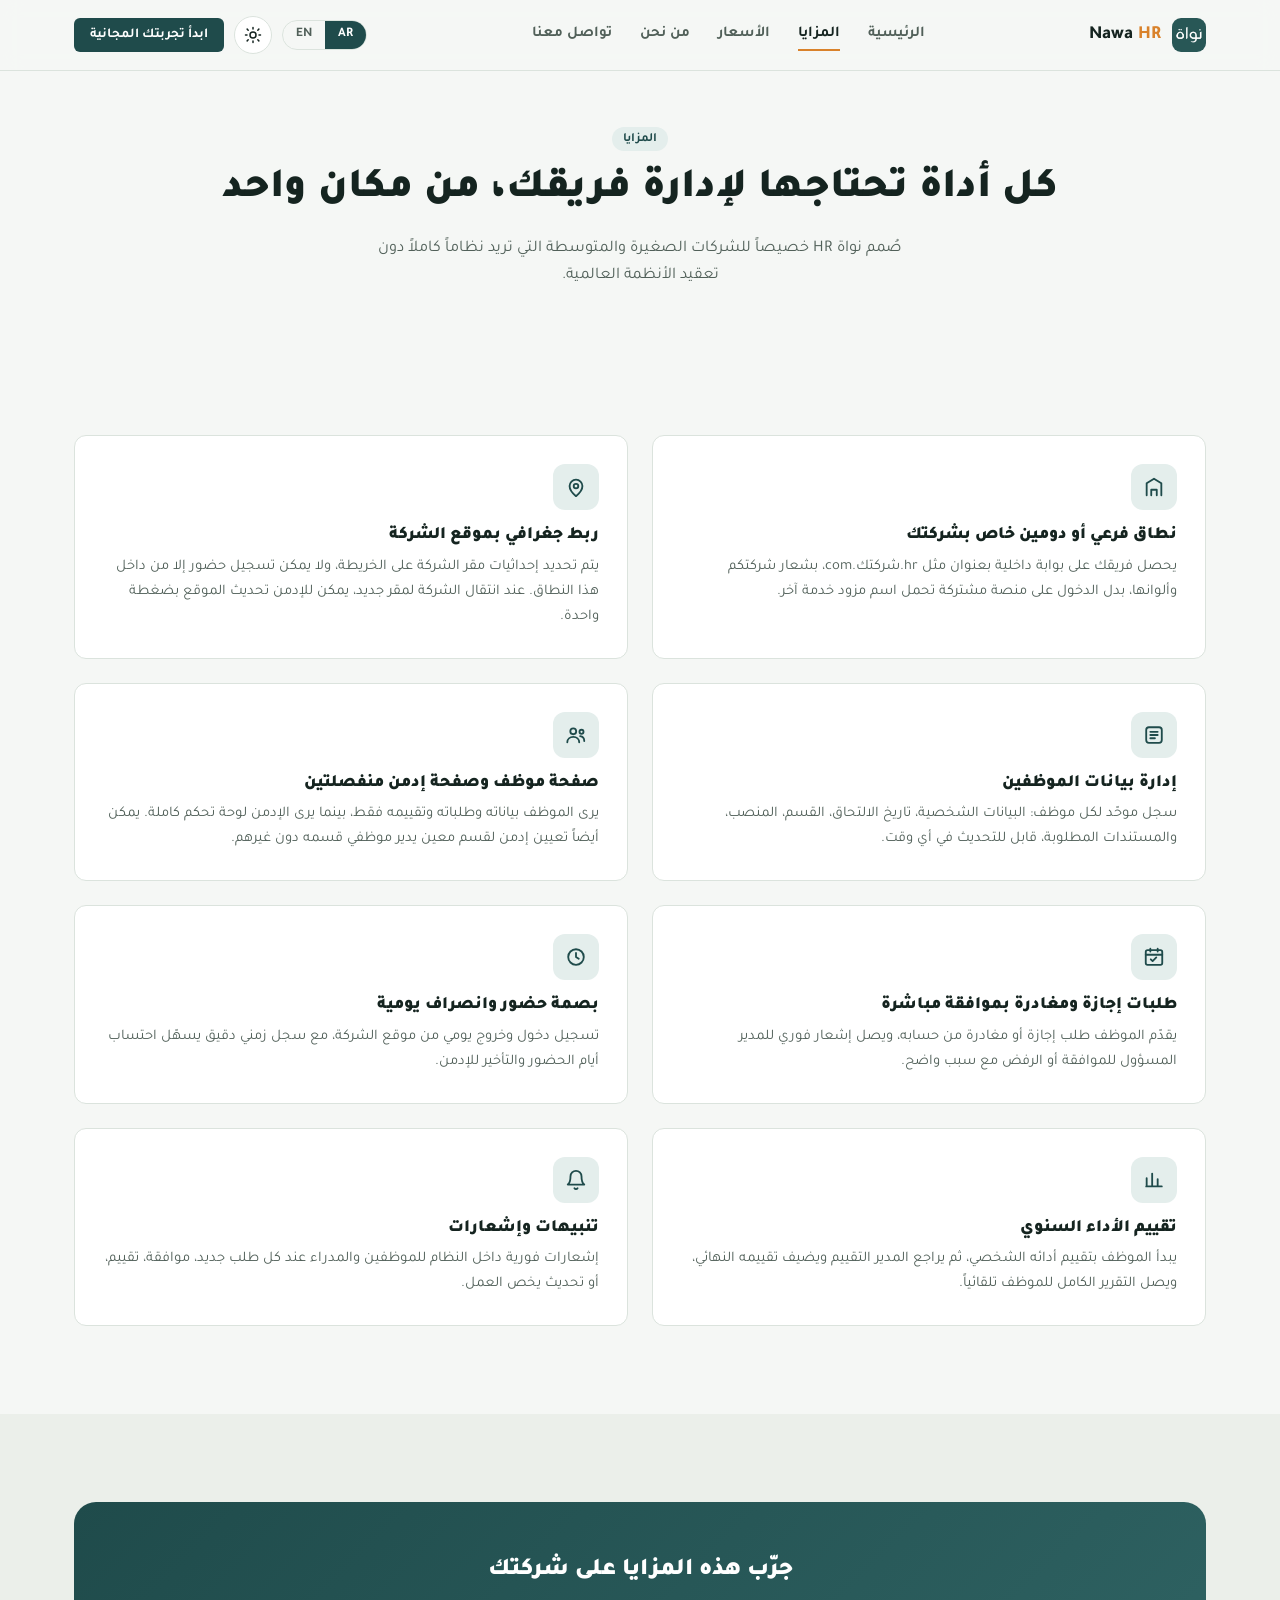
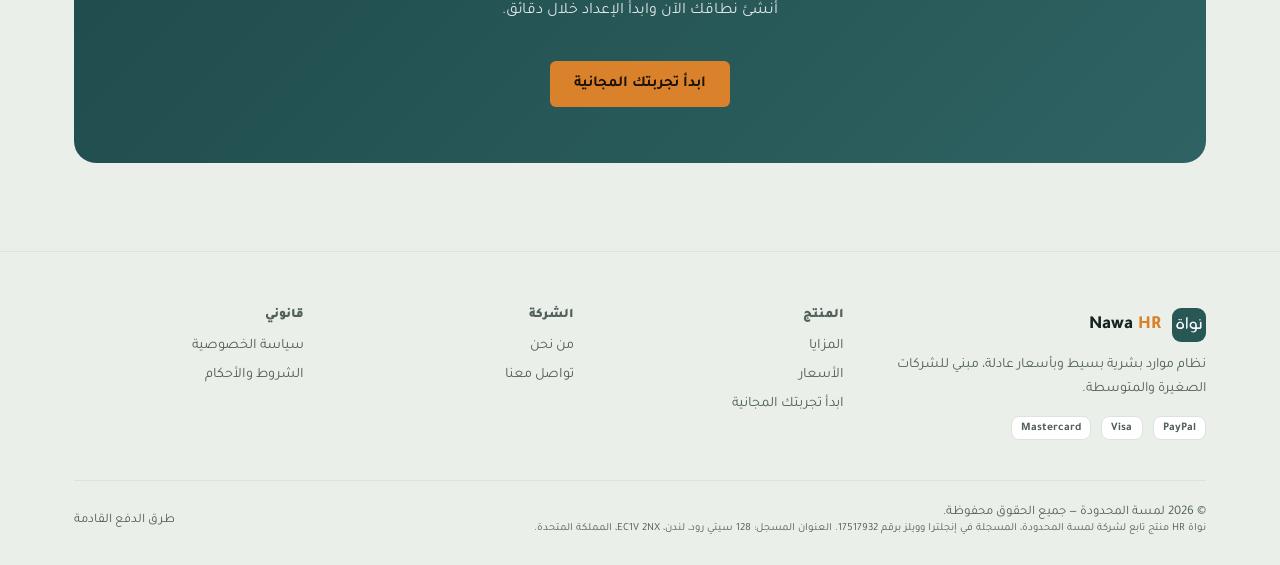
<file: features/index.html>
<!DOCTYPE html>
<html lang="ar" dir="rtl">
<head>
<meta charset="UTF-8">
<meta name="viewport" content="width=device-width, initial-scale=1.0">
<title>المزايا — Nawa HR</title>
<meta name="description" content="كل مزايا نواة HR: نطاق خاص، بصمة مرتبطة بالموقع، صلاحيات إدارية، إجازات، تقييم أداء سنوي، وتنبيهات.">
<link rel="preconnect" href="https://fonts.googleapis.com">
<link rel="preconnect" href="https://fonts.gstatic.com" crossorigin>
<link href="https://fonts.googleapis.com/css2?family=Inter:wght@400;500;600;700;800&family=Tajawal:wght@400;500;700;800;900&display=swap" rel="stylesheet">
<link rel="stylesheet" href="../assets/style.css">
</head>
<body>

<header class="site-header">
  <div class="container header-inner">
    <a href="../" class="brand">
      <span class="brand-logo"><img class="logo-light" src="../assets/logo-light.png" alt="Nawa HR"><img class="logo-dark" src="../assets/logo-dark.png" alt="Nawa HR"></span>
      <span class="brand-name">Nawa<span> HR</span></span>
    </a>
    <nav class="main-nav" id="mainNav">
      <a href="../" data-i18n="nav.home">الرئيسية</a>
      <a href="../features/" class="active" data-i18n="nav.features">المزايا</a>
      <a href="../pricing/" data-i18n="nav.pricing">الأسعار</a>
      <a href="../about/" data-i18n="nav.about">من نحن</a>
      <a href="../contact/" data-i18n="nav.contact">تواصل معنا</a>
    </nav>
    <div class="header-actions">
      <div class="lang-switch"><button data-lang="ar">AR</button><button data-lang="en">EN</button></div>
      <button class="icon-btn" id="themeToggle" aria-label="Toggle dark mode">
        <svg class="icon-sun" viewBox="0 0 24 24" fill="none" stroke="currentColor" stroke-width="2" stroke-linecap="round"><circle cx="12" cy="12" r="4"/><path d="M12 2v2M12 20v2M4.2 4.2l1.4 1.4M18.4 18.4l1.4 1.4M2 12h2M20 12h2M4.2 19.8l1.4-1.4M18.4 5.6l1.4-1.4"/></svg>
        <svg class="icon-moon" viewBox="0 0 24 24" fill="none" stroke="currentColor" stroke-width="2" stroke-linecap="round" stroke-linejoin="round"><path d="M21 12.8A9 9 0 1111.2 3a7 7 0 009.8 9.8z"/></svg>
      </button>
      <a href="../contact/" class="btn btn-primary btn-sm nav-cta-desktop" data-i18n="nav.cta">ابدأ تجربتك المجانية</a>
      <button class="nav-toggle" id="navToggle" aria-label="Menu"><span></span></button>
    </div>
  </div>
</header>

<main>
  <section class="page-hero">
    <div class="container">
      <span class="badge" data-i18n="featpage.badge">المزايا</span>
      <h1 data-i18n="featpage.title">كل أداة تحتاجها لإدارة فريقك، من مكان واحد</h1>
      <p data-i18n="featpage.sub">صُمم نواة HR خصيصاً للشركات الصغيرة والمتوسطة التي تريد نظاماً كاملاً دون تعقيد الأنظمة العالمية.</p>
    </div>
  </section>

  <section>
    <div class="container">
      <div class="grid-2">
        <div class="card">
          <div class="feat-icon"><svg viewBox="0 0 24 24" fill="none" stroke="currentColor" stroke-width="2" stroke-linecap="round" stroke-linejoin="round"><path d="M4 21V8l8-5 8 5v13"/><path d="M9 21v-6h6v6"/></svg></div>
          <h3 data-i18n="featpage.f1t">نطاق فرعي أو دومين خاص بشركتك</h3>
          <p data-i18n="featpage.f1d">يحصل فريقك على بوابة داخلية بعنوان مثل hr.شركتك.com، بشعار شركتكم وألوانها.</p>
        </div>
        <div class="card">
          <div class="feat-icon"><svg viewBox="0 0 24 24" fill="none" stroke="currentColor" stroke-width="2" stroke-linecap="round" stroke-linejoin="round"><path d="M12 22s7-5.5 7-11a7 7 0 10-14 0c0 5.5 7 11 7 11z"/><circle cx="12" cy="11" r="2.5"/></svg></div>
          <h3 data-i18n="featpage.f2t">ربط جغرافي بموقع الشركة</h3>
          <p data-i18n="featpage.f2d">لا يمكن تسجيل حضور إلا من داخل نطاق الموقع، مع إمكانية تعديله عند الانتقال.</p>
        </div>
        <div class="card">
          <div class="feat-icon"><svg viewBox="0 0 24 24" fill="none" stroke="currentColor" stroke-width="2" stroke-linecap="round" stroke-linejoin="round"><rect x="3.5" y="3.5" width="17" height="17" rx="3"/><path d="M8 8.5h8M8 12h8M8 15.5h5"/></svg></div>
          <h3 data-i18n="featpage.f3t">إدارة بيانات الموظفين</h3>
          <p data-i18n="featpage.f3d">سجل موحّد لكل موظف: بيانات شخصية، القسم، المنصب، والمستندات المطلوبة.</p>
        </div>
        <div class="card">
          <div class="feat-icon"><svg viewBox="0 0 24 24" fill="none" stroke="currentColor" stroke-width="2" stroke-linecap="round" stroke-linejoin="round"><circle cx="9" cy="8" r="3.2"/><path d="M2.5 20c0-3.6 2.9-6 6.5-6s6.5 2.4 6.5 6"/><circle cx="18" cy="8.5" r="2.2"/><path d="M16.5 13.2c2.6.3 4.5 2.3 4.5 5.3"/></svg></div>
          <h3 data-i18n="featpage.f4t">صفحة موظف وصفحة إدمن منفصلتين</h3>
          <p data-i18n="featpage.f4d">إدمن لكل قسم يدير موظفي قسمه فقط، وصفحة خاصة لكل موظف.</p>
        </div>
        <div class="card">
          <div class="feat-icon"><svg viewBox="0 0 24 24" fill="none" stroke="currentColor" stroke-width="2" stroke-linecap="round" stroke-linejoin="round"><rect x="3" y="4.5" width="18" height="16" rx="2"/><path d="M3 9.5h18M8 3v3M16 3v3"/><path d="M8.5 14.5l2 2 4-4"/></svg></div>
          <h3 data-i18n="featpage.f5t">طلبات إجازة ومغادرة بموافقة مباشرة</h3>
          <p data-i18n="featpage.f5d">إشعار فوري للمدير المسؤول للموافقة أو الرفض مع سبب واضح.</p>
        </div>
        <div class="card">
          <div class="feat-icon"><svg viewBox="0 0 24 24" fill="none" stroke="currentColor" stroke-width="2" stroke-linecap="round" stroke-linejoin="round"><circle cx="12" cy="12" r="8.5"/><path d="M12 7.5V12l3 2"/></svg></div>
          <h3 data-i18n="featpage.f6t">بصمة حضور وانصراف يومية</h3>
          <p data-i18n="featpage.f6d">سجل زمني دقيق يسهّل احتساب أيام الحضور والتأخير للإدمن.</p>
        </div>
        <div class="card">
          <div class="feat-icon"><svg viewBox="0 0 24 24" fill="none" stroke="currentColor" stroke-width="2" stroke-linecap="round" stroke-linejoin="round"><path d="M4 19V10M10 19V5M16 19v-8M20.5 19h-17"/></svg></div>
          <h3 data-i18n="featpage.f7t">تقييم الأداء السنوي</h3>
          <p data-i18n="featpage.f7d">تقييم ذاتي من الموظف، ثم تقييم نهائي من المدير يصل للموظف تلقائياً.</p>
        </div>
        <div class="card">
          <div class="feat-icon"><svg viewBox="0 0 24 24" fill="none" stroke="currentColor" stroke-width="2" stroke-linecap="round" stroke-linejoin="round"><path d="M18 8a6 6 0 10-12 0c0 7-3 9-3 9h18s-3-2-3-9"/><path d="M13.7 21a2 2 0 01-3.4 0"/></svg></div>
          <h3 data-i18n="featpage.f8t">تنبيهات وإشعارات</h3>
          <p data-i18n="featpage.f8d">إشعارات فورية داخل النظام لكل طلب أو موافقة أو تحديث.</p>
        </div>
      </div>
    </div>
  </section>

  <section class="section-alt">
    <div class="container">
      <div class="cta-band">
        <h2 data-i18n="featpage.cta.title">جرّب هذه المزايا على شركتك</h2>
        <p data-i18n="featpage.cta.sub">أنشئ نطاقك الآن وابدأ الإعداد خلال دقائق.</p>
        <a href="../contact/" class="btn btn-accent" data-i18n="cta.btn">ابدأ تجربتك المجانية</a>
      </div>
    </div>
  </section>
</main>

<footer class="site-footer">
  <div class="container">
    <div class="footer-grid">
      <div>
        <div class="brand" style="margin-block-end:12px;"><span class="brand-logo"><img class="logo-light" src="../assets/logo-light.png" alt="Nawa HR"><img class="logo-dark" src="../assets/logo-dark.png" alt="Nawa HR"></span><span class="brand-name">Nawa<span> HR</span></span></div>
        <p data-i18n="footer.tagline" style="font-size:.88rem;">نظام موارد بشرية بسيط وبأسعار عادلة، مبني للشركات الصغيرة والمتوسطة.</p>
        <div class="pay-badges"><span class="pay-badge">PayPal</span><span class="pay-badge">Visa</span><span class="pay-badge">Mastercard</span></div>
      </div>
      <div><h4 data-i18n="footer.product">المنتج</h4><ul>
        <li><a href="../features/" data-i18n="nav.features">المزايا</a></li>
        <li><a href="../pricing/" data-i18n="nav.pricing">الأسعار</a></li>
        <li><a href="../contact/" data-i18n="nav.cta">ابدأ تجربتك المجانية</a></li>
      </ul></div>
      <div><h4 data-i18n="footer.company">الشركة</h4><ul>
        <li><a href="../about/" data-i18n="nav.about">من نحن</a></li>
        <li><a href="../contact/" data-i18n="nav.contact">تواصل معنا</a></li>
      </ul></div>
      <div><h4 data-i18n="footer.legal">قانوني</h4><ul>
        <li><a href="../privacy/" data-i18n="footer.privacy">سياسة الخصوصية</a></li>
        <li><a href="../terms/" data-i18n="footer.terms">الشروط والأحكام</a></li>
      </ul></div>
    </div>
    <div class="footer-bottom">
      <span><span data-i18n="footer.copy">© 2026 لمسة المحدودة —</span> <span data-i18n="footer.rights">جميع الحقوق محفوظة.</span><br><small data-i18n-html="footer.entity">نواة HR منتج تابع لشركة لمسة المحدودة، المسجلة في إنجلترا وويلز برقم 17517932. العنوان المسجل: 128 سيتي رود، لندن، <bdi dir="ltr">EC1V 2NX</bdi>، المملكة المتحدة.</small></span>
      <span data-i18n="footer.pay">طرق الدفع القادمة: PayPal</span>
    </div>
  </div>
</footer>

<script src="../assets/i18n.js?v=20261013"></script>
<script src="../assets/script.js?v=20261013"></script>
</body>
</html>
</file>
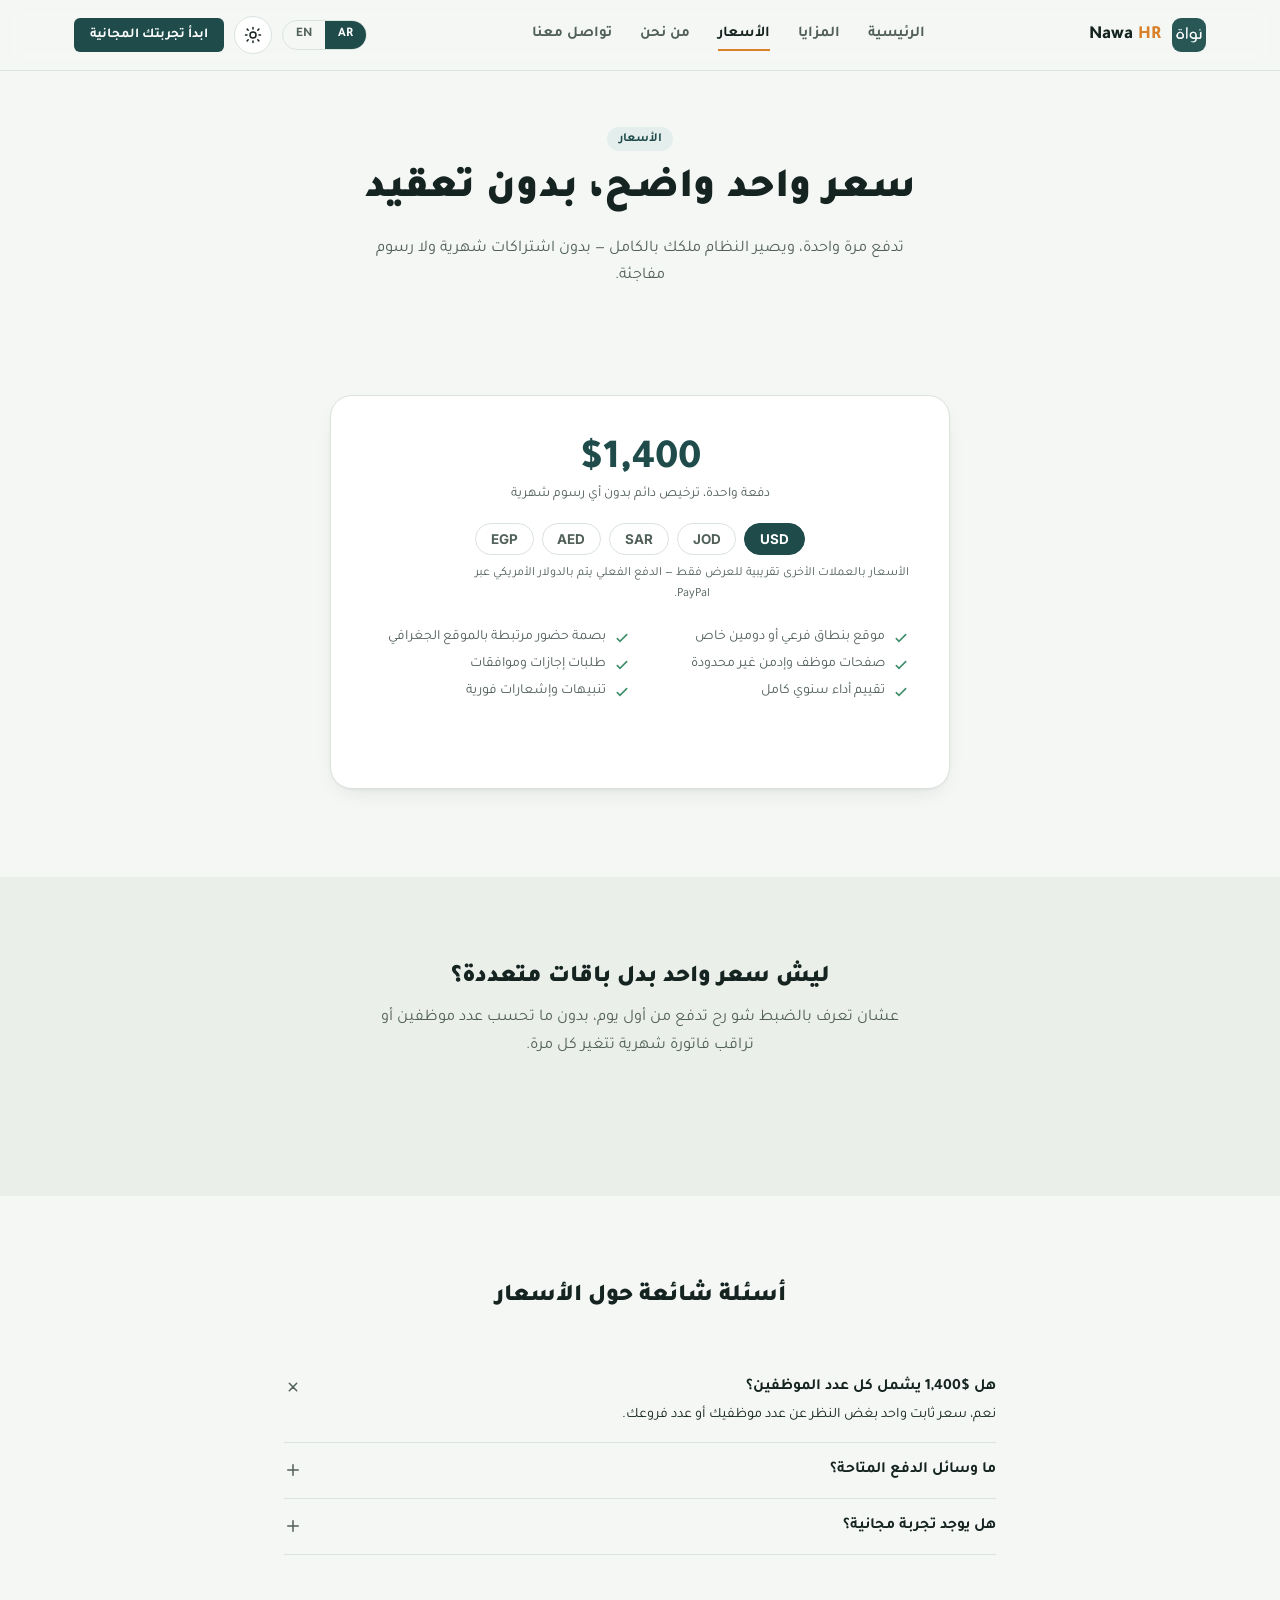
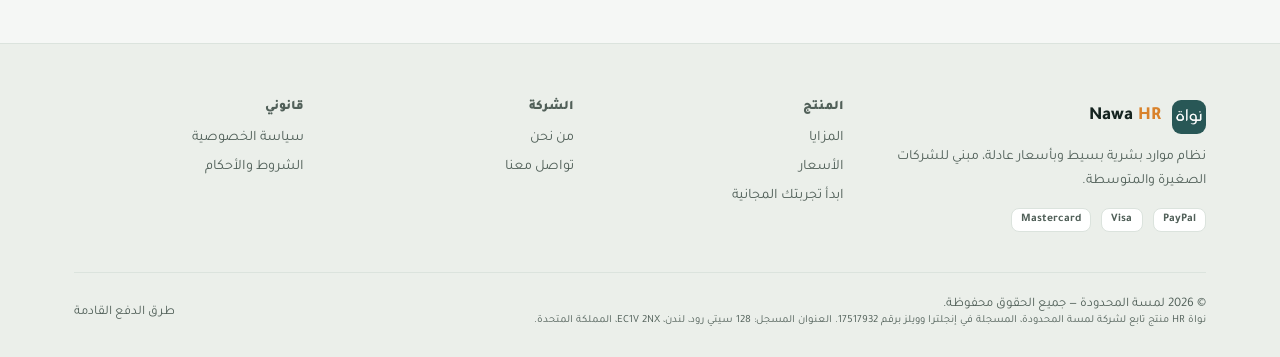
<file: pricing/index.html>
<!DOCTYPE html>
<html lang="ar" dir="rtl">
<head>
<meta charset="UTF-8">
<meta name="viewport" content="width=device-width, initial-scale=1.0">
<title>الأسعار — Nawa HR</title>
<meta name="description" content="سعر واحد واضح لنواة HR: $1,400 دفعة واحدة، مع النظام كامل بدون رسوم متكررة.">
<link rel="preconnect" href="https://fonts.googleapis.com">
<link rel="preconnect" href="https://fonts.gstatic.com" crossorigin>
<link href="https://fonts.googleapis.com/css2?family=Inter:wght@400;500;600;700;800&family=Tajawal:wght@400;500;700;800;900&display=swap" rel="stylesheet">
<link rel="stylesheet" href="../assets/style.css">
</head>
<body>

<header class="site-header">
  <div class="container header-inner">
    <a href="../" class="brand"><span class="brand-logo"><img class="logo-light" src="../assets/logo-light.png" alt="Nawa HR"><img class="logo-dark" src="../assets/logo-dark.png" alt="Nawa HR"></span><span class="brand-name">Nawa<span> HR</span></span></a>
    <nav class="main-nav" id="mainNav">
      <a href="../" data-i18n="nav.home">الرئيسية</a>
      <a href="../features/" data-i18n="nav.features">المزايا</a>
      <a href="../pricing/" class="active" data-i18n="nav.pricing">الأسعار</a>
      <a href="../about/" data-i18n="nav.about">من نحن</a>
      <a href="../contact/" data-i18n="nav.contact">تواصل معنا</a>
    </nav>
    <div class="header-actions">
      <div class="lang-switch"><button data-lang="ar">AR</button><button data-lang="en">EN</button></div>
      <button class="icon-btn" id="themeToggle" aria-label="Toggle dark mode">
        <svg class="icon-sun" viewBox="0 0 24 24" fill="none" stroke="currentColor" stroke-width="2" stroke-linecap="round"><circle cx="12" cy="12" r="4"/><path d="M12 2v2M12 20v2M4.2 4.2l1.4 1.4M18.4 18.4l1.4 1.4M2 12h2M20 12h2M4.2 19.8l1.4-1.4M18.4 5.6l1.4-1.4"/></svg>
        <svg class="icon-moon" viewBox="0 0 24 24" fill="none" stroke="currentColor" stroke-width="2" stroke-linecap="round" stroke-linejoin="round"><path d="M21 12.8A9 9 0 1111.2 3a7 7 0 009.8 9.8z"/></svg>
      </button>
      <a href="../contact/" class="btn btn-primary btn-sm nav-cta-desktop" data-i18n="nav.cta">ابدأ تجربتك المجانية</a>
      <button class="nav-toggle" id="navToggle" aria-label="Menu"><span></span></button>
    </div>
  </div>
</header>

<main>
  <section class="page-hero">
    <div class="container">
      <span class="badge" data-i18n="pricepage.badge">الأسعار</span>
      <h1 data-i18n="pricepage.title">سعر واحد واضح، بدون تعقيد</h1>
      <p data-i18n="pricepage.sub">تدفع مرة واحدة، ويصير النظام ملكك بالكامل — بدون اشتراكات شهرية ولا رسوم مفاجئة.</p>
    </div>
  </section>

  <section style="padding-block-start:0;">
    <div class="container">
      <div class="calc-card mt-lg" style="max-width:620px;margin-inline:auto;">
        <div class="text-center">
          <div class="calc-price" style="justify-content:center;"><span id="priceValue">$1,400</span></div>
          <div class="calc-sub" id="priceNote" data-i18n="pricepage.onetimenote">دفعة واحدة، ترخيص دائم بدون أي رسوم شهرية</div>
        </div>

        <div class="currency-row" id="currencyRow">
          <button class="active" data-cur="USD">USD</button>
          <button data-cur="JOD">JOD</button>
          <button data-cur="SAR">SAR</button>
          <button data-cur="AED">AED</button>
          <button data-cur="EGP">EGP</button>
        </div>
        <p class="currency-note" data-i18n="pricepage.currencynote">الأسعار بالعملات الأخرى تقريبية للعرض فقط — الدفع الفعلي يتم بالدولار الأمريكي عبر PayPal.</p>

        <ul class="calc-list">
          <li><svg viewBox="0 0 24 24" fill="none" stroke="currentColor" stroke-width="2.5" stroke-linecap="round"><path d="M5 13l4 4L19 7"/></svg><span data-i18n="pricepage.inc1">موقع بنطاق فرعي أو دومين خاص</span></li>
          <li><svg viewBox="0 0 24 24" fill="none" stroke="currentColor" stroke-width="2.5" stroke-linecap="round"><path d="M5 13l4 4L19 7"/></svg><span data-i18n="pricepage.inc2">بصمة حضور مرتبطة بالموقع الجغرافي</span></li>
          <li><svg viewBox="0 0 24 24" fill="none" stroke="currentColor" stroke-width="2.5" stroke-linecap="round"><path d="M5 13l4 4L19 7"/></svg><span data-i18n="pricepage.inc3">صفحات موظف وإدمن غير محدودة</span></li>
          <li><svg viewBox="0 0 24 24" fill="none" stroke="currentColor" stroke-width="2.5" stroke-linecap="round"><path d="M5 13l4 4L19 7"/></svg><span data-i18n="pricepage.inc4">طلبات إجازات وموافقات</span></li>
          <li><svg viewBox="0 0 24 24" fill="none" stroke="currentColor" stroke-width="2.5" stroke-linecap="round"><path d="M5 13l4 4L19 7"/></svg><span data-i18n="pricepage.inc5">تقييم أداء سنوي كامل</span></li>
          <li><svg viewBox="0 0 24 24" fill="none" stroke="currentColor" stroke-width="2.5" stroke-linecap="round"><path d="M5 13l4 4L19 7"/></svg><span data-i18n="pricepage.inc6">تنبيهات وإشعارات فورية</span></li>
        </ul>

        <div class="mt-lg" id="paymentArea">
          <div id="paypalButtons"></div>
        </div>
      </div>
    </div>
  </section>

  <section class="section-alt">
    <div class="container" style="max-width:760px;">
      <div class="section-head center">
        <h2 data-i18n="pricepage.why.title">ليش سعر واحد بدل باقات متعددة؟</h2>
        <p data-i18n="pricepage.why.sub">عشان تعرف بالضبط شو رح تدفع من أول يوم، بدون ما تحسب عدد موظفين أو تراقب فاتورة شهرية تتغير كل مرة.</p>
      </div>
    </div>
  </section>

  <section>
    <div class="container" style="max-width:760px;">
      <div class="section-head center">
        <h2 data-i18n="pricepage.faq.title">أسئلة شائعة حول الأسعار</h2>
      </div>
      <div class="faq-item open">
        <div class="faq-q"><span data-i18n="pricepage.faq1q">هل $1,400 يشمل كل عدد الموظفين؟</span><svg viewBox="0 0 24 24" fill="none" stroke="currentColor" stroke-width="2" stroke-linecap="round"><path d="M12 5v14M5 12h14"/></svg></div>
        <div class="faq-a" data-i18n="pricepage.faq1a">نعم، سعر ثابت واحد بغض النظر عن عدد موظفيك أو عدد فروعك.</div>
      </div>
      <div class="faq-item">
        <div class="faq-q"><span data-i18n="pricepage.faq2q">ما وسائل الدفع المتاحة؟</span><svg viewBox="0 0 24 24" fill="none" stroke="currentColor" stroke-width="2" stroke-linecap="round"><path d="M12 5v14M5 12h14"/></svg></div>
        <div class="faq-a" data-i18n="pricepage.faq2a">الدفع متاح مباشرة عبر PayPal (بطاقة ائتمان أو رصيد PayPal).</div>
      </div>
      <div class="faq-item">
        <div class="faq-q"><span data-i18n="pricepage.faq3q">هل يوجد تجربة مجانية؟</span><svg viewBox="0 0 24 24" fill="none" stroke="currentColor" stroke-width="2" stroke-linecap="round"><path d="M12 5v14M5 12h14"/></svg></div>
        <div class="faq-a" data-i18n="pricepage.faq3a">نعم، تحصل على ١٤ يوماً مجاناً لتجربة النظام كاملاً قبل الدفع.</div>
      </div>
    </div>
  </section>
</main>

<footer class="site-footer">
  <div class="container">
    <div class="footer-grid">
      <div>
        <div class="brand" style="margin-block-end:12px;"><span class="brand-logo"><img class="logo-light" src="../assets/logo-light.png" alt="Nawa HR"><img class="logo-dark" src="../assets/logo-dark.png" alt="Nawa HR"></span><span class="brand-name">Nawa<span> HR</span></span></div>
        <p data-i18n="footer.tagline" style="font-size:.88rem;">نظام موارد بشرية بسيط وبأسعار عادلة.</p>
        <div class="pay-badges"><span class="pay-badge">PayPal</span><span class="pay-badge">Visa</span><span class="pay-badge">Mastercard</span></div>
      </div>
      <div><h4 data-i18n="footer.product">المنتج</h4><ul>
        <li><a href="../features/" data-i18n="nav.features">المزايا</a></li>
        <li><a href="../pricing/" data-i18n="nav.pricing">الأسعار</a></li>
        <li><a href="../contact/" data-i18n="nav.cta">ابدأ تجربتك المجانية</a></li>
      </ul></div>
      <div><h4 data-i18n="footer.company">الشركة</h4><ul>
        <li><a href="../about/" data-i18n="nav.about">من نحن</a></li>
        <li><a href="../contact/" data-i18n="nav.contact">تواصل معنا</a></li>
      </ul></div>
      <div><h4 data-i18n="footer.legal">قانوني</h4><ul>
        <li><a href="../privacy/" data-i18n="footer.privacy">سياسة الخصوصية</a></li>
        <li><a href="../terms/" data-i18n="footer.terms">الشروط والأحكام</a></li>
      </ul></div>
    </div>
    <div class="footer-bottom">
      <span><span data-i18n="footer.copy">© 2026 لمسة المحدودة —</span> <span data-i18n="footer.rights">جميع الحقوق محفوظة.</span><br><small data-i18n-html="footer.entity">نواة HR منتج تابع لشركة لمسة المحدودة، المسجلة في إنجلترا وويلز برقم 17517932. العنوان المسجل: 128 سيتي رود، لندن، <bdi dir="ltr">EC1V 2NX</bdi>، المملكة المتحدة.</small></span>
      <span data-i18n="footer.pay">طرق الدفع القادمة: PayPal</span>
    </div>
  </div>
</footer>

<script src="../assets/i18n.js?v=20261013"></script>
<script src="../assets/paypal-config.js"></script>
<script src="../assets/pricing.js"></script>
<script src="../assets/script.js?v=20261013"></script>
</body>
</html>
</file>
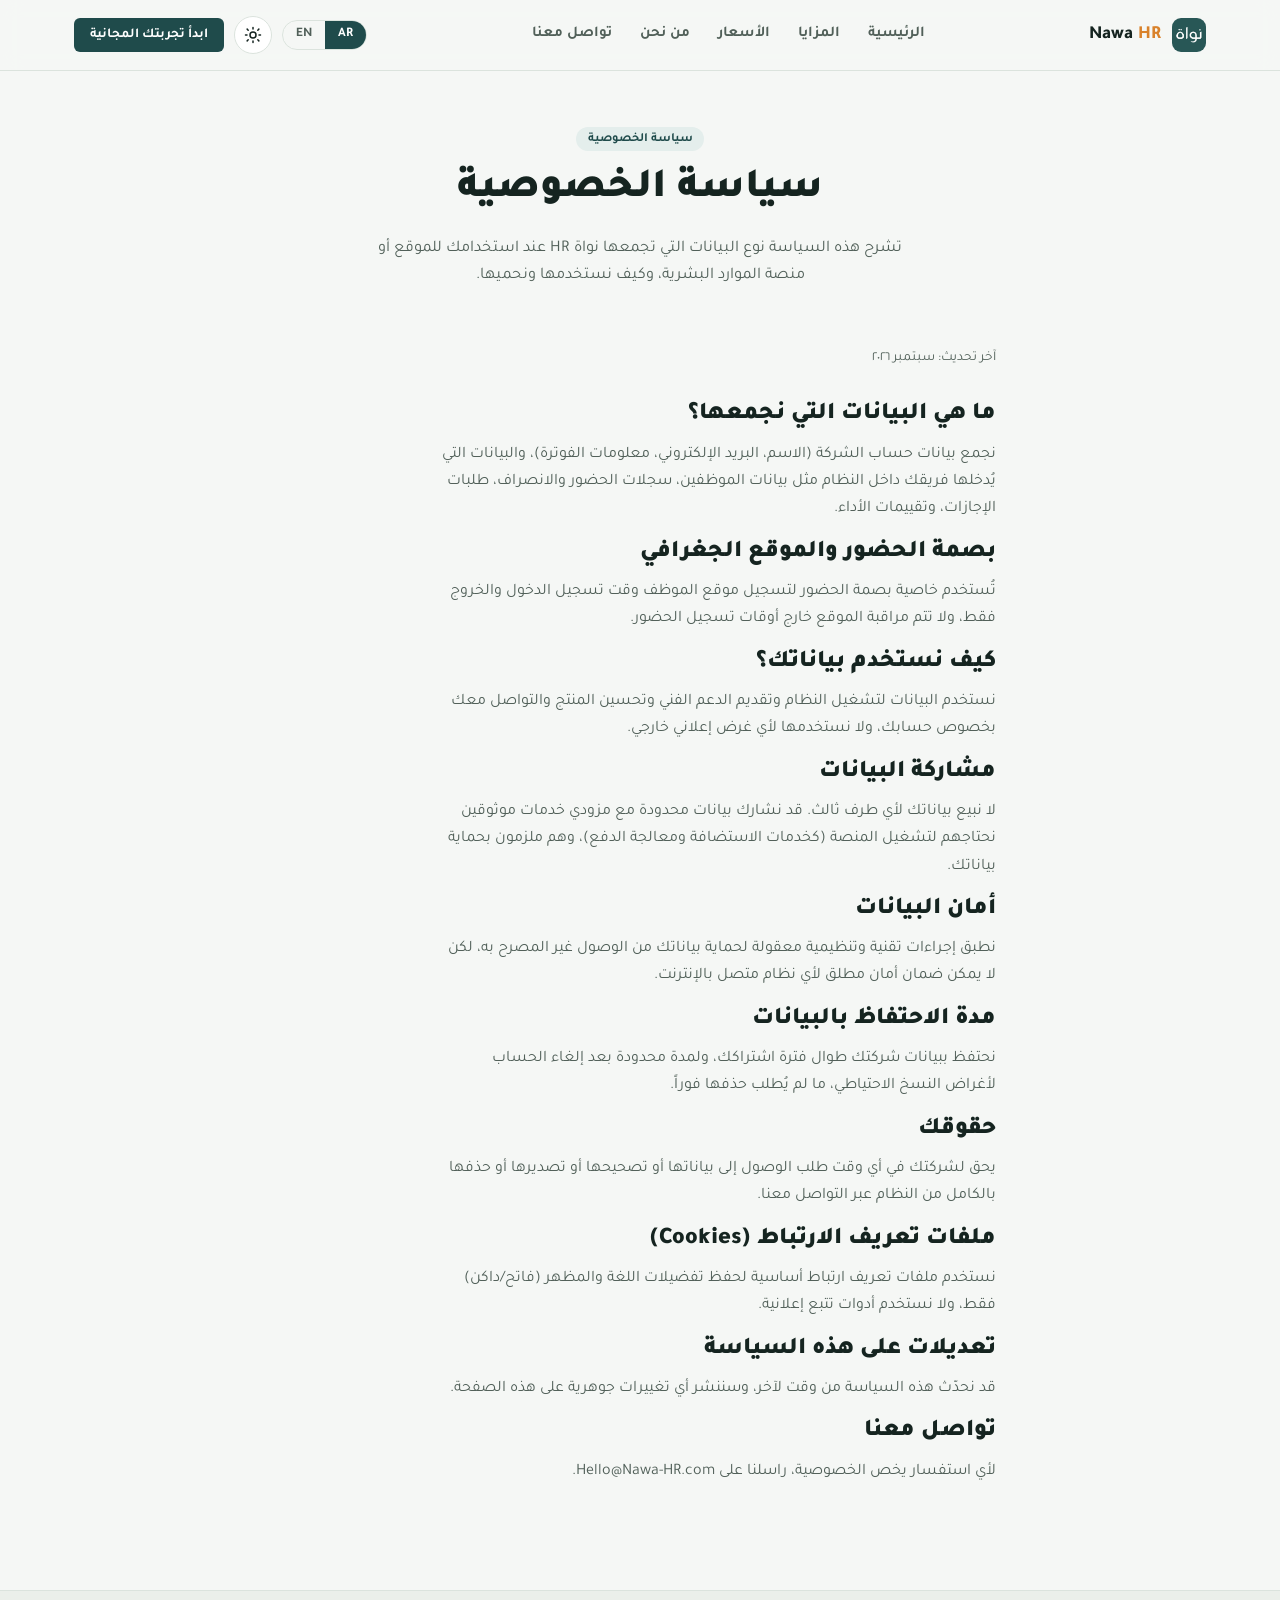
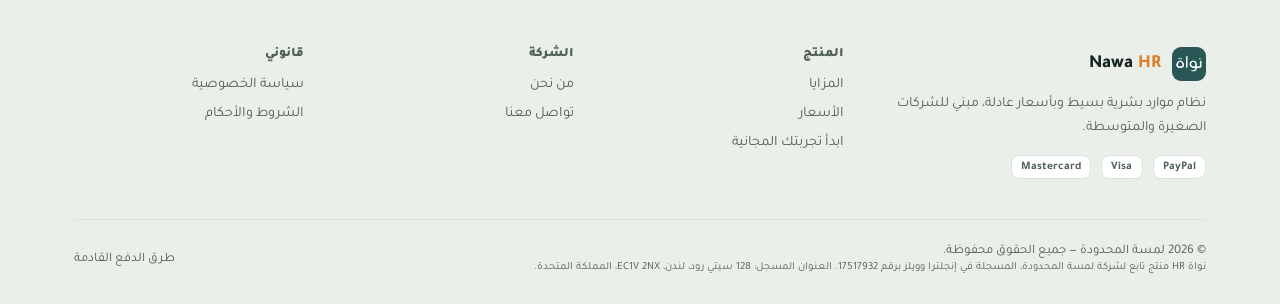
<file: privacy/index.html>
<!DOCTYPE html>
<html lang="ar" dir="rtl">
<head>
<meta charset="UTF-8">
<meta name="viewport" content="width=device-width, initial-scale=1.0">
<title>سياسة الخصوصية — Nawa HR</title>
<meta name="description" content="سياسة الخصوصية الخاصة بنواة HR: ما هي البيانات التي نجمعها وكيف نستخدمها ونحميها.">
<link rel="preconnect" href="https://fonts.googleapis.com">
<link rel="preconnect" href="https://fonts.gstatic.com" crossorigin>
<link href="https://fonts.googleapis.com/css2?family=Inter:wght@400;500;600;700;800&family=Tajawal:wght@400;500;700;800;900&display=swap" rel="stylesheet">
<link rel="stylesheet" href="../assets/style.css">
</head>
<body>

<header class="site-header">
  <div class="container header-inner">
    <a href="../" class="brand"><span class="brand-logo"><img class="logo-light" src="../assets/logo-light.png" alt="Nawa HR"><img class="logo-dark" src="../assets/logo-dark.png" alt="Nawa HR"></span><span class="brand-name">Nawa<span> HR</span></span></a>
    <nav class="main-nav" id="mainNav">
      <a href="../" data-i18n="nav.home">الرئيسية</a>
      <a href="../features/" data-i18n="nav.features">المزايا</a>
      <a href="../pricing/" data-i18n="nav.pricing">الأسعار</a>
      <a href="../about/" data-i18n="nav.about">من نحن</a>
      <a href="../contact/" data-i18n="nav.contact">تواصل معنا</a>
    </nav>
    <div class="header-actions">
      <div class="lang-switch"><button data-lang="ar">AR</button><button data-lang="en">EN</button></div>
      <button class="icon-btn" id="themeToggle" aria-label="Toggle dark mode">
        <svg class="icon-sun" viewBox="0 0 24 24" fill="none" stroke="currentColor" stroke-width="2" stroke-linecap="round"><circle cx="12" cy="12" r="4"/><path d="M12 2v2M12 20v2M4.2 4.2l1.4 1.4M18.4 18.4l1.4 1.4M2 12h2M20 12h2M4.2 19.8l1.4-1.4M18.4 5.6l1.4-1.4"/></svg>
        <svg class="icon-moon" viewBox="0 0 24 24" fill="none" stroke="currentColor" stroke-width="2" stroke-linecap="round" stroke-linejoin="round"><path d="M21 12.8A9 9 0 1111.2 3a7 7 0 009.8 9.8z"/></svg>
      </button>
      <a href="../contact/" class="btn btn-primary btn-sm nav-cta-desktop" data-i18n="nav.cta">ابدأ تجربتك المجانية</a>
      <button class="nav-toggle" id="navToggle" aria-label="Menu"><span></span></button>
    </div>
  </div>
</header>

<main>
  <section class="page-hero">
    <div class="container" style="max-width:820px;">
      <span class="badge" data-i18n="privacypage.badge">سياسة الخصوصية</span>
      <h1 data-i18n="privacypage.title">سياسة الخصوصية</h1>
      <p data-i18n="privacypage.intro">تشرح هذه السياسة نوع البيانات التي تجمعها نواة HR عند استخدامك للموقع أو منصة الموارد البشرية، وكيف نستخدمها ونحميها.</p>
    </div>
  </section>

  <section style="padding-block-start:0;">
    <div class="container" style="max-width:760px;">
      <p class="calc-sub" data-i18n="privacypage.updated" style="margin-block-end:32px;">آخر تحديث: سبتمبر ٢٠٢٦</p>

      <h2 data-i18n="privacypage.s1t">ما هي البيانات التي نجمعها؟</h2>
      <p data-i18n="privacypage.s1d">نجمع بيانات حساب الشركة (الاسم، البريد الإلكتروني، معلومات الفوترة)، والبيانات التي يُدخلها فريقك داخل النظام مثل بيانات الموظفين، سجلات الحضور والانصراف، طلبات الإجازات، وتقييمات الأداء.</p>

      <h2 data-i18n="privacypage.s2t">بصمة الحضور والموقع الجغرافي</h2>
      <p data-i18n="privacypage.s2d">تُستخدم خاصية بصمة الحضور لتسجيل موقع الموظف وقت تسجيل الدخول والخروج فقط، ولا تتم مراقبة الموقع خارج أوقات تسجيل الحضور.</p>

      <h2 data-i18n="privacypage.s3t">كيف نستخدم بياناتك؟</h2>
      <p data-i18n="privacypage.s3d">نستخدم البيانات لتشغيل النظام وتقديم الدعم الفني وتحسين المنتج والتواصل معك بخصوص حسابك، ولا نستخدمها لأي غرض إعلاني خارجي.</p>

      <h2 data-i18n="privacypage.s4t">مشاركة البيانات</h2>
      <p data-i18n="privacypage.s4d">لا نبيع بياناتك لأي طرف ثالث. قد نشارك بيانات محدودة مع مزودي خدمات موثوقين نحتاجهم لتشغيل المنصة (كخدمات الاستضافة ومعالجة الدفع)، وهم ملزمون بحماية بياناتك.</p>

      <h2 data-i18n="privacypage.s5t">أمان البيانات</h2>
      <p data-i18n="privacypage.s5d">نطبق إجراءات تقنية وتنظيمية معقولة لحماية بياناتك من الوصول غير المصرح به، لكن لا يمكن ضمان أمان مطلق لأي نظام متصل بالإنترنت.</p>

      <h2 data-i18n="privacypage.s6t">مدة الاحتفاظ بالبيانات</h2>
      <p data-i18n="privacypage.s6d">نحتفظ ببيانات شركتك طوال فترة اشتراكك، ولمدة محدودة بعد إلغاء الحساب لأغراض النسخ الاحتياطي، ما لم يُطلب حذفها فوراً.</p>

      <h2 data-i18n="privacypage.s7t">حقوقك</h2>
      <p data-i18n="privacypage.s7d">يحق لشركتك في أي وقت طلب الوصول إلى بياناتها أو تصحيحها أو تصديرها أو حذفها بالكامل من النظام عبر التواصل معنا.</p>

      <h2 data-i18n="privacypage.s8t">ملفات تعريف الارتباط (Cookies)</h2>
      <p data-i18n="privacypage.s8d">نستخدم ملفات تعريف ارتباط أساسية لحفظ تفضيلات اللغة والمظهر (فاتح/داكن) فقط، ولا نستخدم أدوات تتبع إعلانية.</p>

      <h2 data-i18n="privacypage.s9t">تعديلات على هذه السياسة</h2>
      <p data-i18n="privacypage.s9d">قد نحدّث هذه السياسة من وقت لآخر، وسننشر أي تغييرات جوهرية على هذه الصفحة.</p>

      <h2 data-i18n="privacypage.s10t">تواصل معنا</h2>
      <p data-i18n="privacypage.s10d">لأي استفسار يخص الخصوصية، راسلنا على Hello@Nawa-HR.com.</p>
    </div>
  </section>
</main>

<footer class="site-footer">
  <div class="container">
    <div class="footer-grid">
      <div>
        <div class="brand" style="margin-block-end:12px;"><span class="brand-logo"><img class="logo-light" src="../assets/logo-light.png" alt="Nawa HR"><img class="logo-dark" src="../assets/logo-dark.png" alt="Nawa HR"></span><span class="brand-name">Nawa<span> HR</span></span></div>
        <p data-i18n="footer.tagline" style="font-size:.88rem;">نظام موارد بشرية بسيط وبأسعار عادلة.</p>
        <div class="pay-badges"><span class="pay-badge">PayPal</span><span class="pay-badge">Visa</span><span class="pay-badge">Mastercard</span></div>
      </div>
      <div><h4 data-i18n="footer.product">المنتج</h4><ul>
        <li><a href="../features/" data-i18n="nav.features">المزايا</a></li>
        <li><a href="../pricing/" data-i18n="nav.pricing">الأسعار</a></li>
        <li><a href="../contact/" data-i18n="nav.cta">ابدأ تجربتك المجانية</a></li>
      </ul></div>
      <div><h4 data-i18n="footer.company">الشركة</h4><ul>
        <li><a href="../about/" data-i18n="nav.about">من نحن</a></li>
        <li><a href="../contact/" data-i18n="nav.contact">تواصل معنا</a></li>
      </ul></div>
      <div><h4 data-i18n="footer.legal">قانوني</h4><ul>
        <li><a href="../privacy/" class="active" data-i18n="footer.privacy">سياسة الخصوصية</a></li>
        <li><a href="../terms/" data-i18n="footer.terms">الشروط والأحكام</a></li>
      </ul></div>
    </div>
    <div class="footer-bottom">
      <span><span data-i18n="footer.copy">© 2026 لمسة المحدودة —</span> <span data-i18n="footer.rights">جميع الحقوق محفوظة.</span><br><small data-i18n-html="footer.entity">نواة HR منتج تابع لشركة لمسة المحدودة، المسجلة في إنجلترا وويلز برقم 17517932. العنوان المسجل: 128 سيتي رود، لندن، <bdi dir="ltr">EC1V 2NX</bdi>، المملكة المتحدة.</small></span>
      <span data-i18n="footer.pay">طرق الدفع القادمة: PayPal</span>
    </div>
  </div>
</footer>

<script src="../assets/i18n.js?v=20261013"></script>
<script src="../assets/script.js?v=20261013"></script>
</body>
</html>
</file>
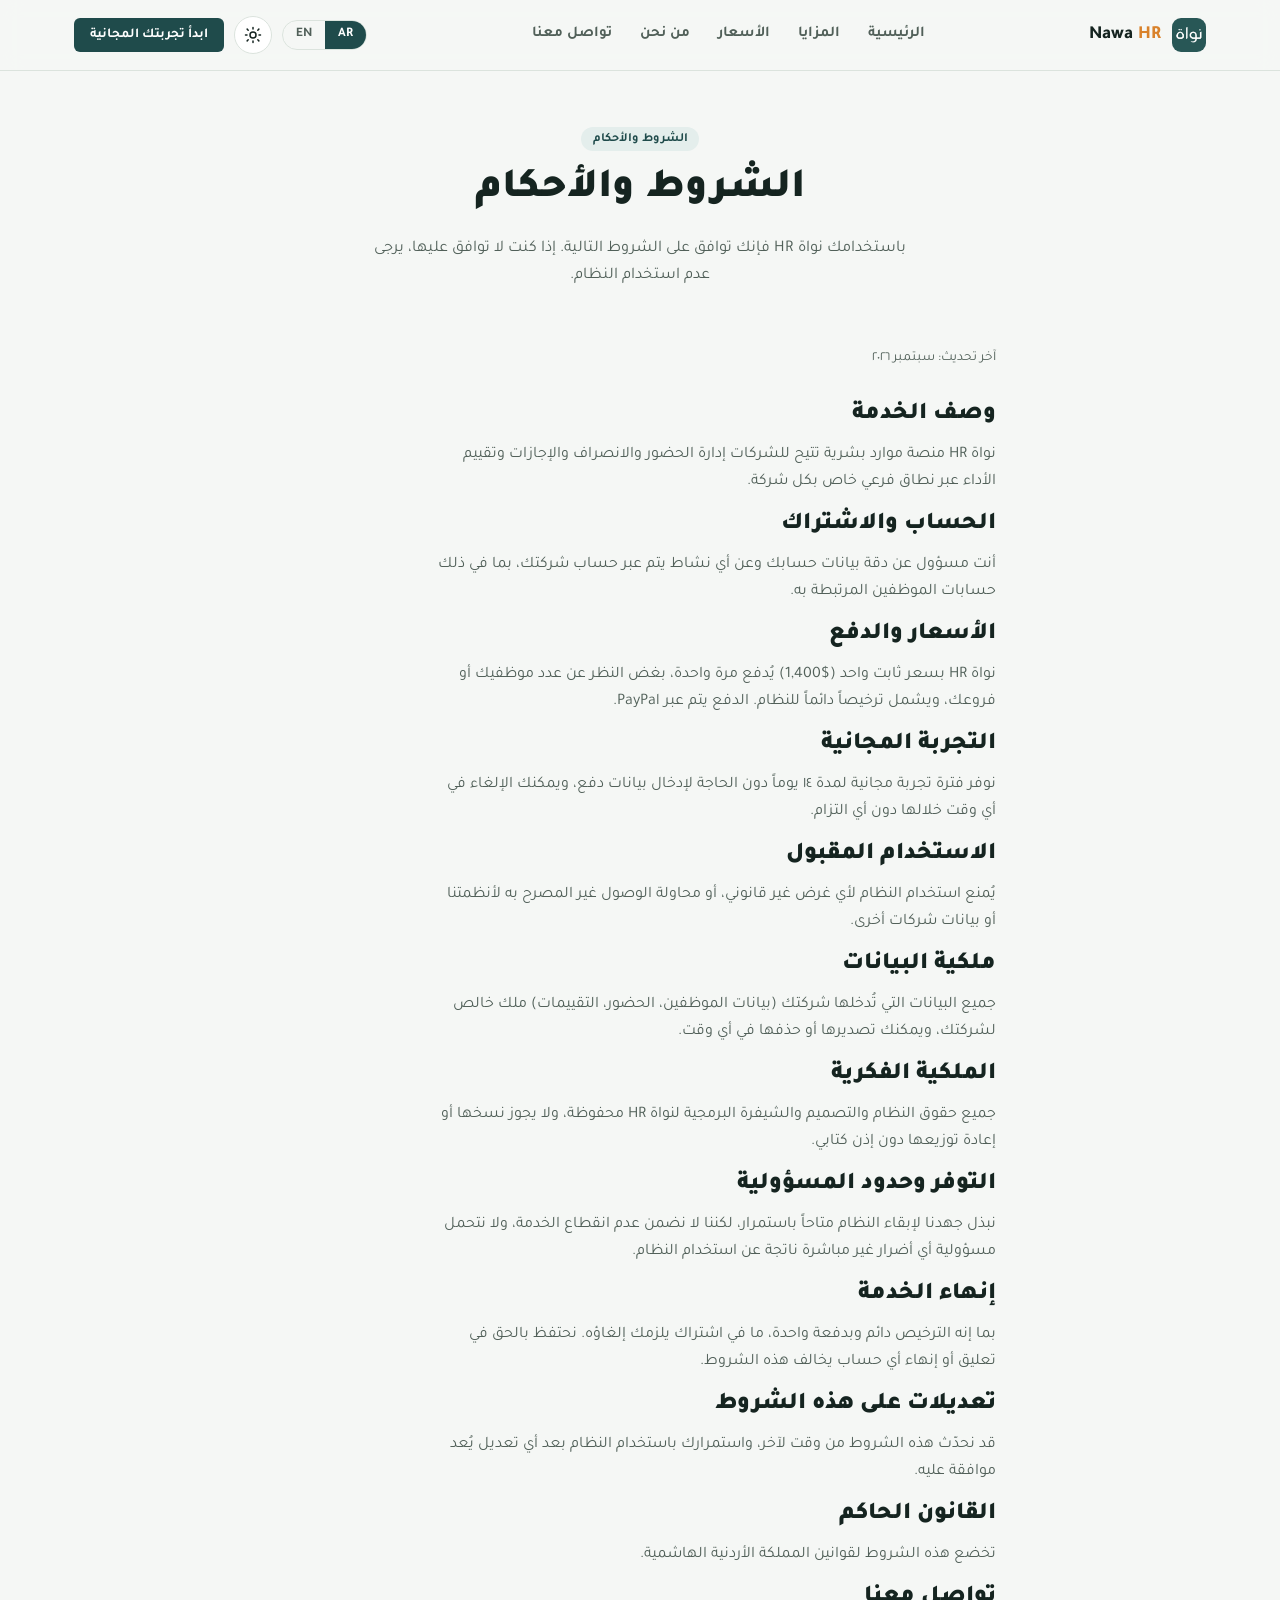
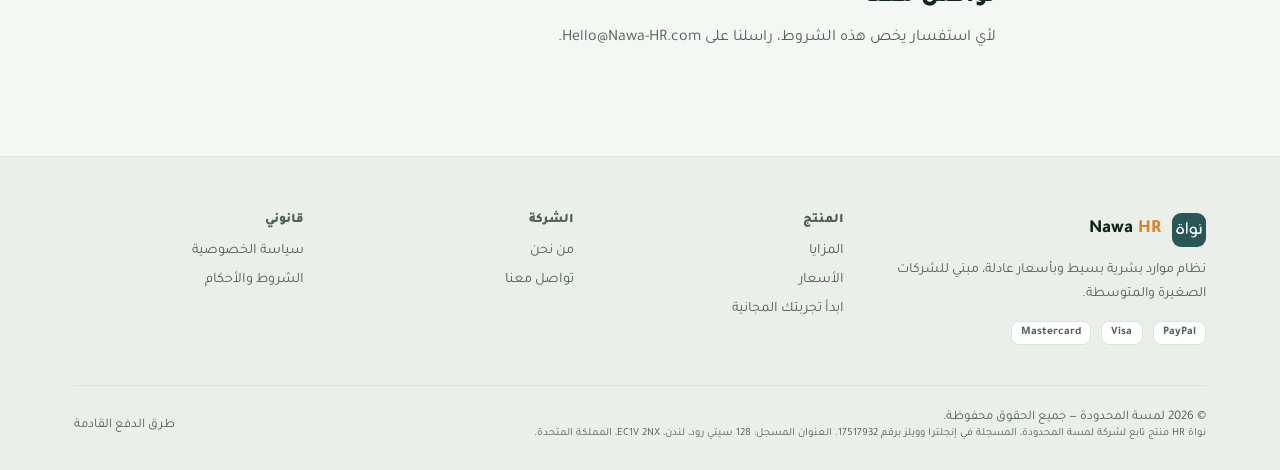
<file: terms/index.html>
<!DOCTYPE html>
<html lang="ar" dir="rtl">
<head>
<meta charset="UTF-8">
<meta name="viewport" content="width=device-width, initial-scale=1.0">
<title>الشروط والأحكام — Nawa HR</title>
<meta name="description" content="الشروط والأحكام الخاصة باستخدام نواة HR: الاشتراك، الدفع، الاستخدام المقبول، وملكية البيانات.">
<link rel="preconnect" href="https://fonts.googleapis.com">
<link rel="preconnect" href="https://fonts.gstatic.com" crossorigin>
<link href="https://fonts.googleapis.com/css2?family=Inter:wght@400;500;600;700;800&family=Tajawal:wght@400;500;700;800;900&display=swap" rel="stylesheet">
<link rel="stylesheet" href="../assets/style.css">
</head>
<body>

<header class="site-header">
  <div class="container header-inner">
    <a href="../" class="brand"><span class="brand-logo"><img class="logo-light" src="../assets/logo-light.png" alt="Nawa HR"><img class="logo-dark" src="../assets/logo-dark.png" alt="Nawa HR"></span><span class="brand-name">Nawa<span> HR</span></span></a>
    <nav class="main-nav" id="mainNav">
      <a href="../" data-i18n="nav.home">الرئيسية</a>
      <a href="../features/" data-i18n="nav.features">المزايا</a>
      <a href="../pricing/" data-i18n="nav.pricing">الأسعار</a>
      <a href="../about/" data-i18n="nav.about">من نحن</a>
      <a href="../contact/" data-i18n="nav.contact">تواصل معنا</a>
    </nav>
    <div class="header-actions">
      <div class="lang-switch"><button data-lang="ar">AR</button><button data-lang="en">EN</button></div>
      <button class="icon-btn" id="themeToggle" aria-label="Toggle dark mode">
        <svg class="icon-sun" viewBox="0 0 24 24" fill="none" stroke="currentColor" stroke-width="2" stroke-linecap="round"><circle cx="12" cy="12" r="4"/><path d="M12 2v2M12 20v2M4.2 4.2l1.4 1.4M18.4 18.4l1.4 1.4M2 12h2M20 12h2M4.2 19.8l1.4-1.4M18.4 5.6l1.4-1.4"/></svg>
        <svg class="icon-moon" viewBox="0 0 24 24" fill="none" stroke="currentColor" stroke-width="2" stroke-linecap="round" stroke-linejoin="round"><path d="M21 12.8A9 9 0 1111.2 3a7 7 0 009.8 9.8z"/></svg>
      </button>
      <a href="../contact/" class="btn btn-primary btn-sm nav-cta-desktop" data-i18n="nav.cta">ابدأ تجربتك المجانية</a>
      <button class="nav-toggle" id="navToggle" aria-label="Menu"><span></span></button>
    </div>
  </div>
</header>

<main>
  <section class="page-hero">
    <div class="container" style="max-width:820px;">
      <span class="badge" data-i18n="termspage.badge">الشروط والأحكام</span>
      <h1 data-i18n="termspage.title">الشروط والأحكام</h1>
      <p data-i18n="termspage.intro">باستخدامك نواة HR فإنك توافق على الشروط التالية. إذا كنت لا توافق عليها، يرجى عدم استخدام النظام.</p>
    </div>
  </section>

  <section style="padding-block-start:0;">
    <div class="container" style="max-width:760px;">
      <p class="calc-sub" data-i18n="termspage.updated" style="margin-block-end:32px;">آخر تحديث: سبتمبر ٢٠٢٦</p>

      <h2 data-i18n="termspage.s1t">وصف الخدمة</h2>
      <p data-i18n="termspage.s1d">نواة HR منصة موارد بشرية تتيح للشركات إدارة الحضور والانصراف والإجازات وتقييم الأداء عبر نطاق فرعي خاص بكل شركة.</p>

      <h2 data-i18n="termspage.s2t">الحساب والاشتراك</h2>
      <p data-i18n="termspage.s2d">أنت مسؤول عن دقة بيانات حسابك وعن أي نشاط يتم عبر حساب شركتك، بما في ذلك حسابات الموظفين المرتبطة به.</p>

      <h2 data-i18n="termspage.s3t">الأسعار والدفع</h2>
      <p data-i18n="termspage.s3d">نواة HR بسعر ثابت واحد ($1,400) يُدفع مرة واحدة، بغض النظر عن عدد موظفيك أو فروعك، ويشمل ترخيصاً دائماً للنظام. الدفع يتم عبر PayPal.</p>

      <h2 data-i18n="termspage.s4t">التجربة المجانية</h2>
      <p data-i18n="termspage.s4d">نوفر فترة تجربة مجانية لمدة ١٤ يوماً دون الحاجة لإدخال بيانات دفع، ويمكنك الإلغاء في أي وقت خلالها دون أي التزام.</p>

      <h2 data-i18n="termspage.s5t">الاستخدام المقبول</h2>
      <p data-i18n="termspage.s5d">يُمنع استخدام النظام لأي غرض غير قانوني، أو محاولة الوصول غير المصرح به لأنظمتنا أو بيانات شركات أخرى.</p>

      <h2 data-i18n="termspage.s6t">ملكية البيانات</h2>
      <p data-i18n="termspage.s6d">جميع البيانات التي تُدخلها شركتك (بيانات الموظفين، الحضور، التقييمات) ملك خالص لشركتك، ويمكنك تصديرها أو حذفها في أي وقت.</p>

      <h2 data-i18n="termspage.s7t">الملكية الفكرية</h2>
      <p data-i18n="termspage.s7d">جميع حقوق النظام والتصميم والشيفرة البرمجية لنواة HR محفوظة، ولا يجوز نسخها أو إعادة توزيعها دون إذن كتابي.</p>

      <h2 data-i18n="termspage.s8t">التوفر وحدود المسؤولية</h2>
      <p data-i18n="termspage.s8d">نبذل جهدنا لإبقاء النظام متاحاً باستمرار، لكننا لا نضمن عدم انقطاع الخدمة، ولا نتحمل مسؤولية أي أضرار غير مباشرة ناتجة عن استخدام النظام.</p>

      <h2 data-i18n="termspage.s9t">إنهاء الخدمة</h2>
      <p data-i18n="termspage.s9d">بما إنه الترخيص دائم وبدفعة واحدة، ما في اشتراك يلزمك إلغاؤه. نحتفظ بالحق في تعليق أو إنهاء أي حساب يخالف هذه الشروط.</p>

      <h2 data-i18n="termspage.s10t">تعديلات على هذه الشروط</h2>
      <p data-i18n="termspage.s10d">قد نحدّث هذه الشروط من وقت لآخر، واستمرارك باستخدام النظام بعد أي تعديل يُعد موافقة عليه.</p>

      <h2 data-i18n="termspage.s11t">القانون الحاكم</h2>
      <p data-i18n="termspage.s11d">تخضع هذه الشروط لقوانين المملكة الأردنية الهاشمية.</p>

      <h2 data-i18n="termspage.s12t">تواصل معنا</h2>
      <p data-i18n="termspage.s12d">لأي استفسار يخص هذه الشروط، راسلنا على Hello@Nawa-HR.com.</p>
    </div>
  </section>
</main>

<footer class="site-footer">
  <div class="container">
    <div class="footer-grid">
      <div>
        <div class="brand" style="margin-block-end:12px;"><span class="brand-logo"><img class="logo-light" src="../assets/logo-light.png" alt="Nawa HR"><img class="logo-dark" src="../assets/logo-dark.png" alt="Nawa HR"></span><span class="brand-name">Nawa<span> HR</span></span></div>
        <p data-i18n="footer.tagline" style="font-size:.88rem;">نظام موارد بشرية بسيط وبأسعار عادلة.</p>
        <div class="pay-badges"><span class="pay-badge">PayPal</span><span class="pay-badge">Visa</span><span class="pay-badge">Mastercard</span></div>
      </div>
      <div><h4 data-i18n="footer.product">المنتج</h4><ul>
        <li><a href="../features/" data-i18n="nav.features">المزايا</a></li>
        <li><a href="../pricing/" data-i18n="nav.pricing">الأسعار</a></li>
        <li><a href="../contact/" data-i18n="nav.cta">ابدأ تجربتك المجانية</a></li>
      </ul></div>
      <div><h4 data-i18n="footer.company">الشركة</h4><ul>
        <li><a href="../about/" data-i18n="nav.about">من نحن</a></li>
        <li><a href="../contact/" data-i18n="nav.contact">تواصل معنا</a></li>
      </ul></div>
      <div><h4 data-i18n="footer.legal">قانوني</h4><ul>
        <li><a href="../privacy/" data-i18n="footer.privacy">سياسة الخصوصية</a></li>
        <li><a href="../terms/" class="active" data-i18n="footer.terms">الشروط والأحكام</a></li>
      </ul></div>
    </div>
    <div class="footer-bottom">
      <span><span data-i18n="footer.copy">© 2026 لمسة المحدودة —</span> <span data-i18n="footer.rights">جميع الحقوق محفوظة.</span><br><small data-i18n-html="footer.entity">نواة HR منتج تابع لشركة لمسة المحدودة، المسجلة في إنجلترا وويلز برقم 17517932. العنوان المسجل: 128 سيتي رود، لندن، <bdi dir="ltr">EC1V 2NX</bdi>، المملكة المتحدة.</small></span>
      <span data-i18n="footer.pay">طرق الدفع القادمة: PayPal</span>
    </div>
  </div>
</footer>

<script src="../assets/i18n.js?v=20261013"></script>
<script src="../assets/script.js?v=20261013"></script>
</body>
</html>
</file>
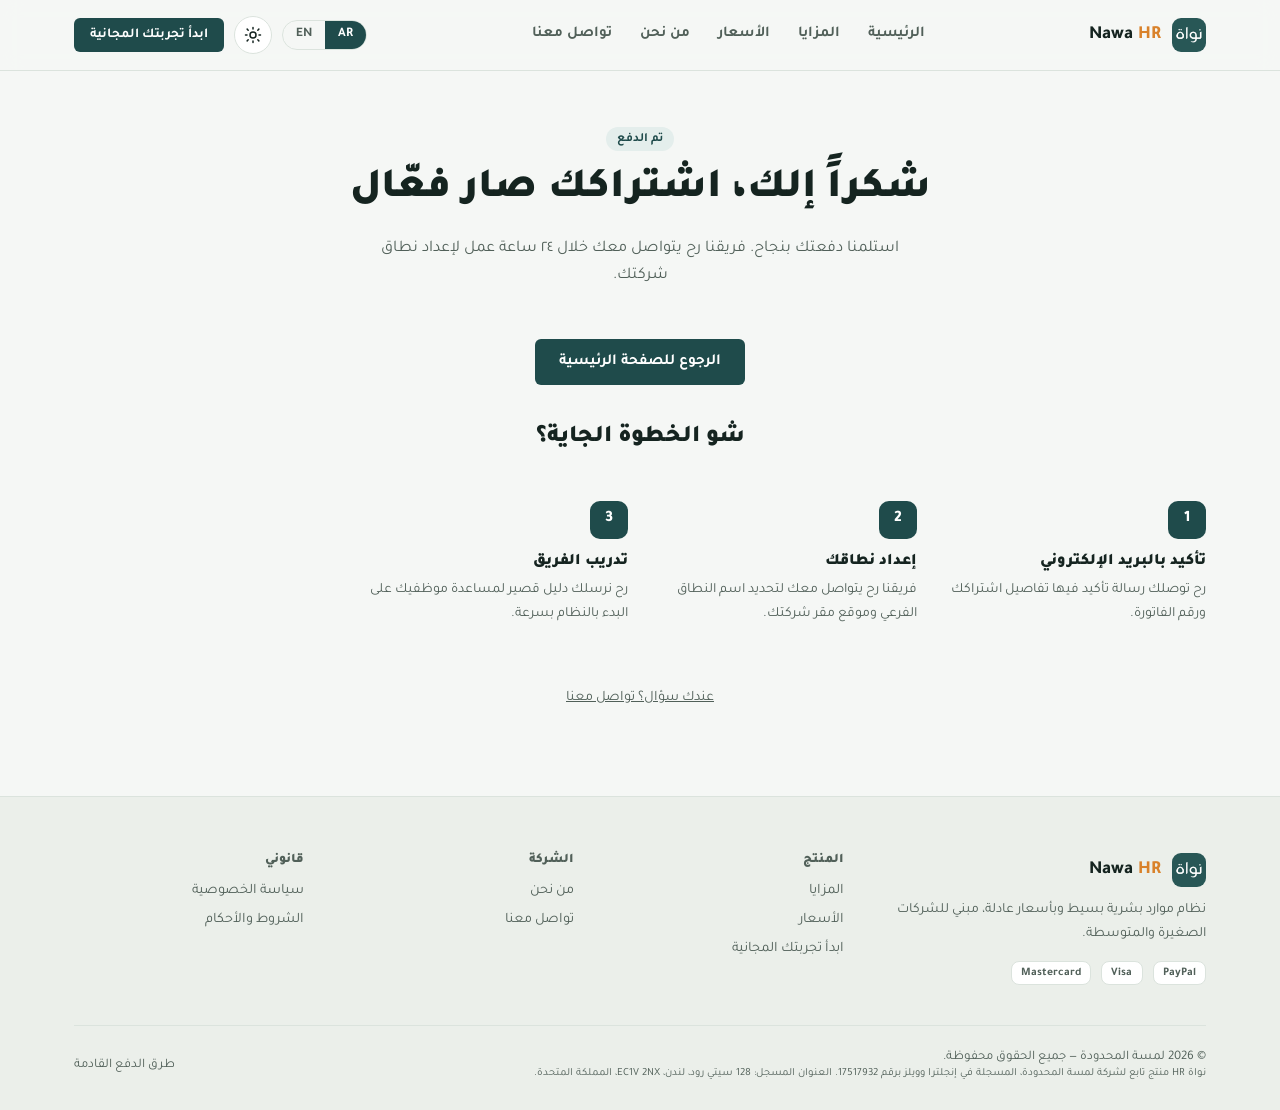
<file: thank-you/index.html>
<!DOCTYPE html>
<html lang="ar" dir="rtl">
<head>
<meta charset="UTF-8">
<meta name="viewport" content="width=device-width, initial-scale=1.0">
<meta name="robots" content="noindex">
<title>تم الدفع بنجاح — Nawa HR</title>
<meta name="description" content="تم استلام دفعتك بنجاح، رح نتواصل معك قريباً لإعداد نطاق شركتك.">
<link rel="preconnect" href="https://fonts.googleapis.com">
<link rel="preconnect" href="https://fonts.gstatic.com" crossorigin>
<link href="https://fonts.googleapis.com/css2?family=Inter:wght@400;500;600;700;800&family=Tajawal:wght@400;500;700;800;900&display=swap" rel="stylesheet">
<link rel="stylesheet" href="../assets/style.css">
</head>
<body>

<header class="site-header">
  <div class="container header-inner">
    <a href="../" class="brand"><span class="brand-logo"><img class="logo-light" src="../assets/logo-light.png" alt="Nawa HR"><img class="logo-dark" src="../assets/logo-dark.png" alt="Nawa HR"></span><span class="brand-name">Nawa<span> HR</span></span></a>
    <nav class="main-nav" id="mainNav">
      <a href="../" data-i18n="nav.home">الرئيسية</a>
      <a href="../features/" data-i18n="nav.features">المزايا</a>
      <a href="../pricing/" data-i18n="nav.pricing">الأسعار</a>
      <a href="../about/" data-i18n="nav.about">من نحن</a>
      <a href="../contact/" data-i18n="nav.contact">تواصل معنا</a>
    </nav>
    <div class="header-actions">
      <div class="lang-switch"><button data-lang="ar">AR</button><button data-lang="en">EN</button></div>
      <button class="icon-btn" id="themeToggle" aria-label="Toggle dark mode">
        <svg class="icon-sun" viewBox="0 0 24 24" fill="none" stroke="currentColor" stroke-width="2" stroke-linecap="round"><circle cx="12" cy="12" r="4"/><path d="M12 2v2M12 20v2M4.2 4.2l1.4 1.4M18.4 18.4l1.4 1.4M2 12h2M20 12h2M4.2 19.8l1.4-1.4M18.4 5.6l1.4-1.4"/></svg>
        <svg class="icon-moon" viewBox="0 0 24 24" fill="none" stroke="currentColor" stroke-width="2" stroke-linecap="round" stroke-linejoin="round"><path d="M21 12.8A9 9 0 1111.2 3a7 7 0 009.8 9.8z"/></svg>
      </button>
      <a href="../contact/" class="btn btn-primary btn-sm nav-cta-desktop" data-i18n="nav.cta">ابدأ تجربتك المجانية</a>
      <button class="nav-toggle" id="navToggle" aria-label="Menu"><span></span></button>
    </div>
  </div>
</header>

<main>
  <section class="page-hero">
    <div class="container" style="max-width:680px;">
      <span class="badge" data-i18n="thankyou.badge">تم الدفع</span>
      <h1 data-i18n="thankyou.title">شكراً إلك، اشتراكك صار فعّال</h1>
      <p data-i18n="thankyou.sub">استلمنا دفعتك بنجاح. فريقنا رح يتواصل معك خلال ٢٤ ساعة عمل لإعداد نطاق شركتك.</p>
      <div class="text-center mt-lg">
        <a href="../" class="btn btn-primary" data-i18n="thankyou.home">الرجوع للصفحة الرئيسية</a>
      </div>
    </div>
  </section>

  <section style="padding-block-start:0;">
    <div class="container">
      <div class="section-head center">
        <h2 data-i18n="thankyou.next.title">شو الخطوة الجاية؟</h2>
      </div>
      <div class="steps">
        <div class="step"><div class="step-num">1</div><h3 data-i18n="thankyou.next1t">تأكيد بالبريد الإلكتروني</h3><p data-i18n="thankyou.next1d">رح توصلك رسالة تأكيد فيها تفاصيل اشتراكك ورقم الفاتورة.</p></div>
        <div class="step"><div class="step-num">2</div><h3 data-i18n="thankyou.next2t">إعداد نطاقك</h3><p data-i18n="thankyou.next2d">فريقنا رح يتواصل معك لتحديد اسم النطاق الفرعي وموقع مقر شركتك.</p></div>
        <div class="step"><div class="step-num">3</div><h3 data-i18n="thankyou.next3t">تدريب الفريق</h3><p data-i18n="thankyou.next3d">رح نرسلك دليل قصير لمساعدة موظفيك على البدء بالنظام بسرعة.</p></div>
      </div>
      <div class="text-center mt-lg">
        <a href="../contact/" data-i18n="thankyou.contact" style="font-size:.9rem;color:var(--text-muted);text-decoration:underline;">عندك سؤال؟ تواصل معنا</a>
      </div>
    </div>
  </section>
</main>

<footer class="site-footer">
  <div class="container">
    <div class="footer-grid">
      <div>
        <div class="brand" style="margin-block-end:12px;"><span class="brand-logo"><img class="logo-light" src="../assets/logo-light.png" alt="Nawa HR"><img class="logo-dark" src="../assets/logo-dark.png" alt="Nawa HR"></span><span class="brand-name">Nawa<span> HR</span></span></div>
        <p data-i18n="footer.tagline" style="font-size:.88rem;">نظام موارد بشرية بسيط وبأسعار عادلة.</p>
        <div class="pay-badges"><span class="pay-badge">PayPal</span><span class="pay-badge">Visa</span><span class="pay-badge">Mastercard</span></div>
      </div>
      <div><h4 data-i18n="footer.product">المنتج</h4><ul>
        <li><a href="../features/" data-i18n="nav.features">المزايا</a></li>
        <li><a href="../pricing/" data-i18n="nav.pricing">الأسعار</a></li>
        <li><a href="../contact/" data-i18n="nav.cta">ابدأ تجربتك المجانية</a></li>
      </ul></div>
      <div><h4 data-i18n="footer.company">الشركة</h4><ul>
        <li><a href="../about/" data-i18n="nav.about">من نحن</a></li>
        <li><a href="../contact/" data-i18n="nav.contact">تواصل معنا</a></li>
      </ul></div>
      <div><h4 data-i18n="footer.legal">قانوني</h4><ul>
        <li><a href="../privacy/" data-i18n="footer.privacy">سياسة الخصوصية</a></li>
        <li><a href="../terms/" data-i18n="footer.terms">الشروط والأحكام</a></li>
      </ul></div>
    </div>
    <div class="footer-bottom">
      <span><span data-i18n="footer.copy">© 2026 لمسة المحدودة —</span> <span data-i18n="footer.rights">جميع الحقوق محفوظة.</span><br><small data-i18n-html="footer.entity">نواة HR منتج تابع لشركة لمسة المحدودة، المسجلة في إنجلترا وويلز برقم 17517932. العنوان المسجل: 128 سيتي رود، لندن، <bdi dir="ltr">EC1V 2NX</bdi>، المملكة المتحدة.</small></span>
      <span data-i18n="footer.pay">طرق الدفع القادمة: PayPal</span>
    </div>
  </div>
</footer>

<script src="../assets/i18n.js?v=20261013"></script>
<script src="../assets/script.js?v=20261013"></script>
</body>
</html>
</file>
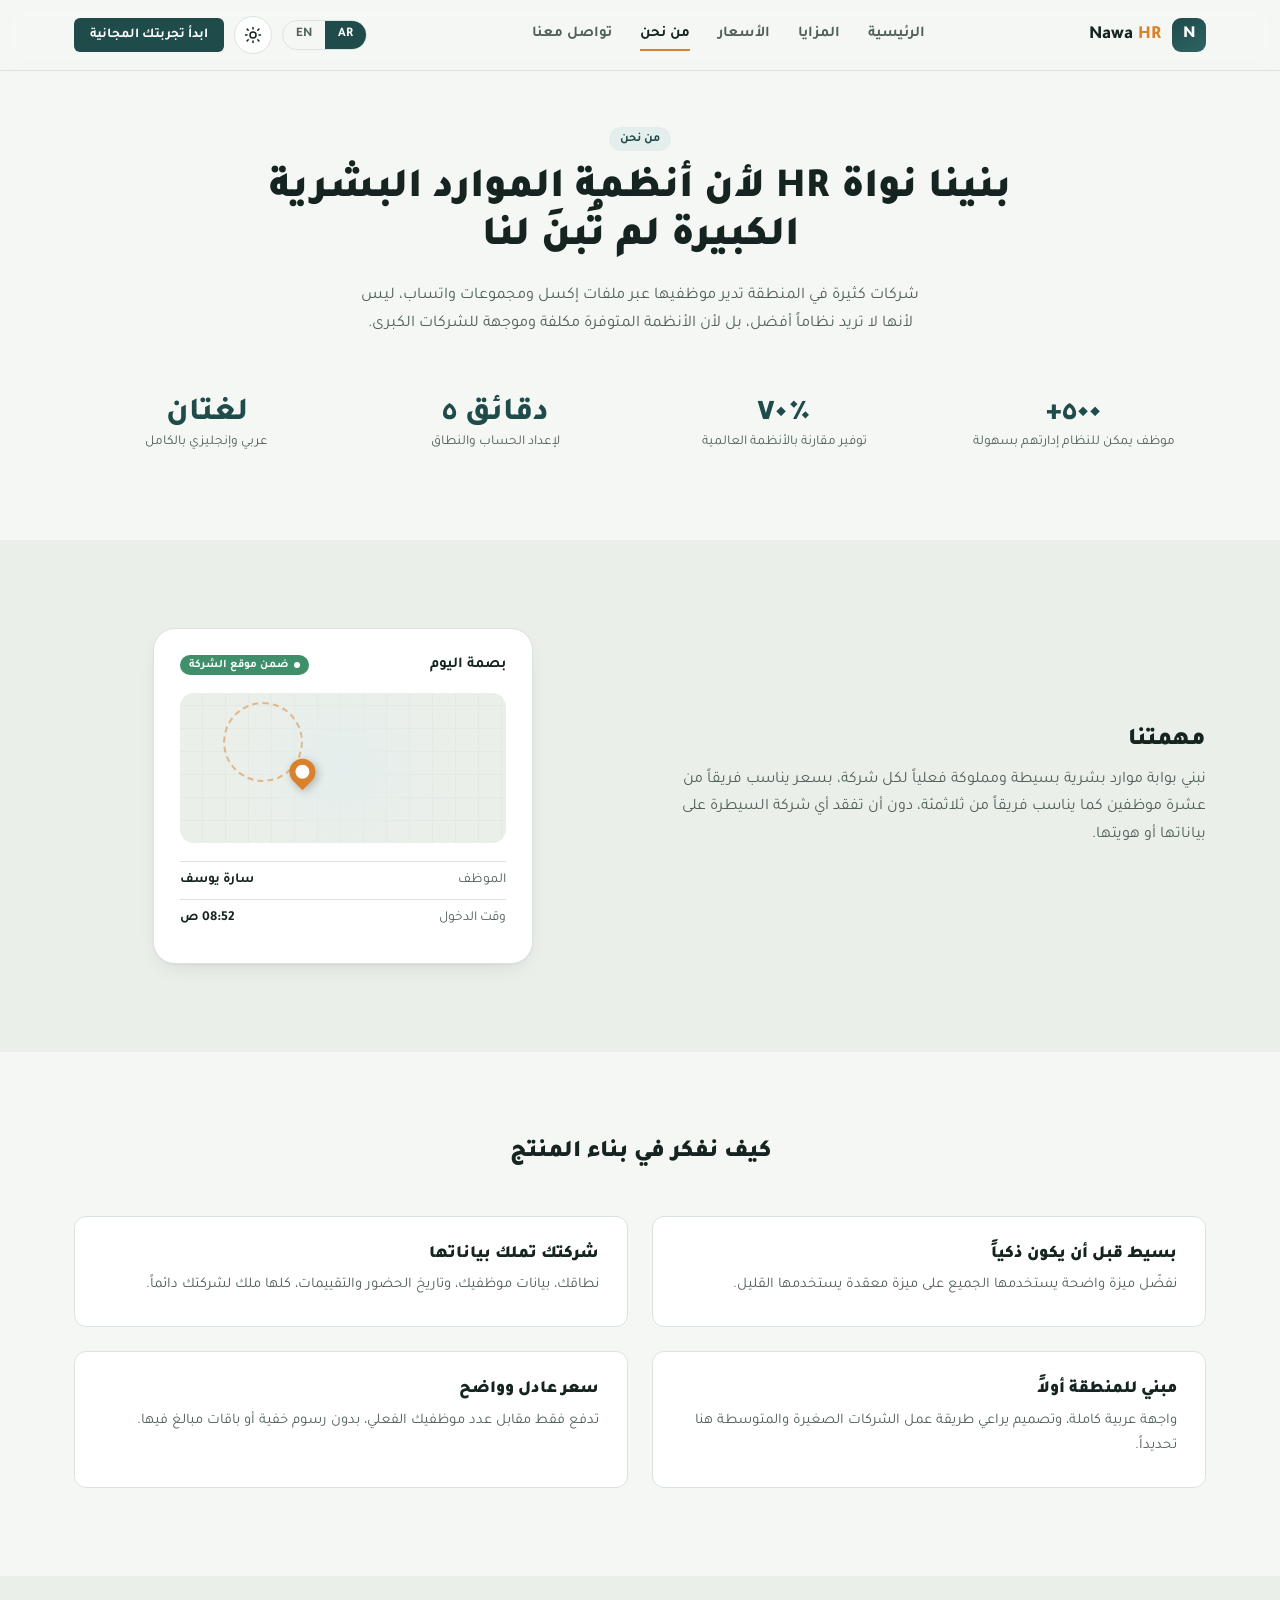
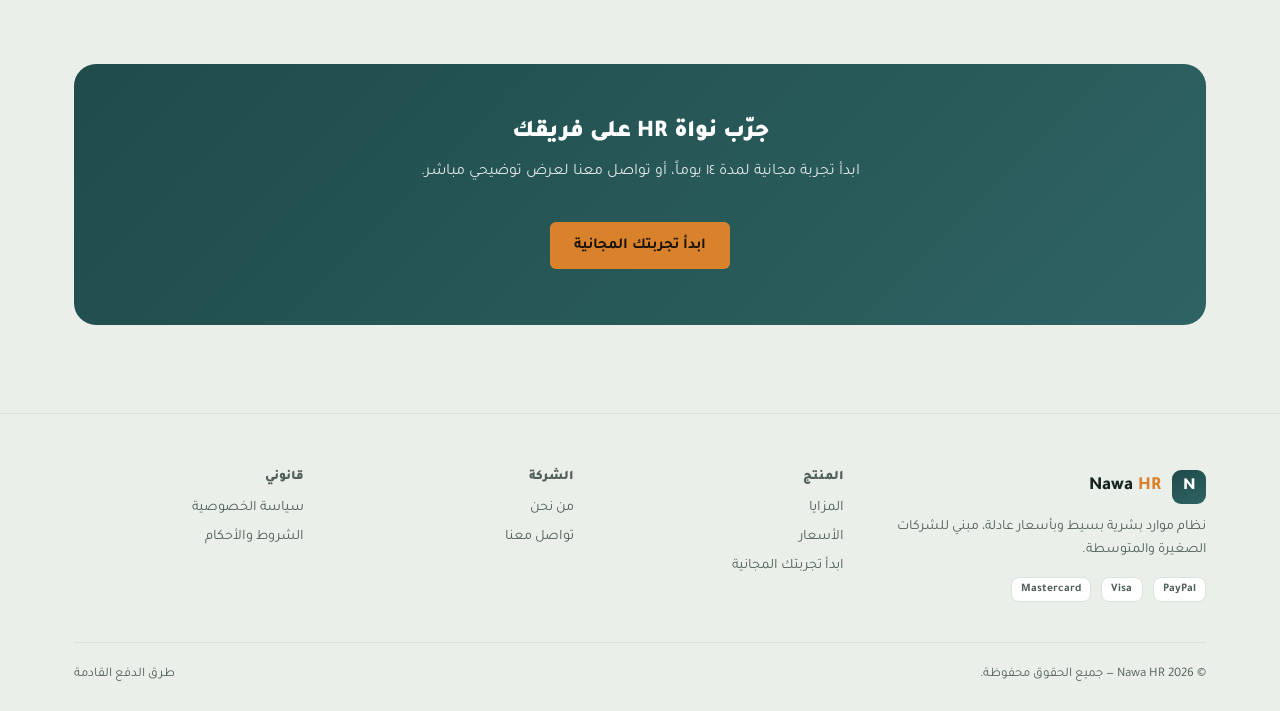
<file: about.html>
<!DOCTYPE html>
<html lang="ar" dir="rtl">
<head>
<meta charset="UTF-8">
<meta name="viewport" content="width=device-width, initial-scale=1.0">
<title>من نحن — Nawa HR</title>
<meta name="description" content="لماذا بنينا نواة HR، ومهمتنا في تبسيط الموارد البشرية للشركات الصغيرة والمتوسطة.">
<link rel="preconnect" href="https://fonts.googleapis.com">
<link rel="preconnect" href="https://fonts.gstatic.com" crossorigin>
<link href="https://fonts.googleapis.com/css2?family=Inter:wght@400;500;600;700;800&family=Tajawal:wght@400;500;700;800;900&display=swap" rel="stylesheet">
<link rel="stylesheet" href="assets/style.css">
</head>
<body>

<header class="site-header">
  <div class="container header-inner">
    <a href="index.html" class="brand"><span class="brand-mark">N</span><span class="brand-name">Nawa<span> HR</span></span></a>
    <nav class="main-nav" id="mainNav">
      <a href="index.html" data-i18n="nav.home">الرئيسية</a>
      <a href="features.html" data-i18n="nav.features">المزايا</a>
      <a href="pricing.html" data-i18n="nav.pricing">الأسعار</a>
      <a href="about.html" class="active" data-i18n="nav.about">من نحن</a>
      <a href="contact.html" data-i18n="nav.contact">تواصل معنا</a>
    </nav>
    <div class="header-actions">
      <div class="lang-switch"><button data-lang="ar">AR</button><button data-lang="en">EN</button></div>
      <button class="icon-btn" id="themeToggle" aria-label="Toggle dark mode">
        <svg class="icon-sun" viewBox="0 0 24 24" fill="none" stroke="currentColor" stroke-width="2" stroke-linecap="round"><circle cx="12" cy="12" r="4"/><path d="M12 2v2M12 20v2M4.2 4.2l1.4 1.4M18.4 18.4l1.4 1.4M2 12h2M20 12h2M4.2 19.8l1.4-1.4M18.4 5.6l1.4-1.4"/></svg>
        <svg class="icon-moon" viewBox="0 0 24 24" fill="none" stroke="currentColor" stroke-width="2" stroke-linecap="round" stroke-linejoin="round"><path d="M21 12.8A9 9 0 1111.2 3a7 7 0 009.8 9.8z"/></svg>
      </button>
      <a href="contact.html" class="btn btn-primary btn-sm nav-cta-desktop" data-i18n="nav.cta">ابدأ تجربتك المجانية</a>
      <button class="nav-toggle" id="navToggle" aria-label="Menu"><span></span></button>
    </div>
  </div>
</header>

<main>
  <section class="page-hero">
    <div class="container" style="max-width:820px;">
      <span class="badge" data-i18n="aboutpage.badge">من نحن</span>
      <h1 data-i18n="aboutpage.title">بنينا نواة HR لأن أنظمة الموارد البشرية الكبيرة لم تُبنَ لنا</h1>
      <p data-i18n="aboutpage.sub">شركات كثيرة في المنطقة تدير موظفيها عبر ملفات إكسل ومجموعات واتساب، ليس لأنها لا تريد نظاماً أفضل، بل لأن الأنظمة المتوفرة مكلفة وموجهة للشركات الكبرى.</p>
    </div>
  </section>

  <section style="padding-block-start:0;">
    <div class="container">
      <div class="stat-block">
        <div><b data-i18n="aboutpage.stats1n">٥٠٠+</b><span data-i18n="aboutpage.stats1l">موظف يمكن للنظام إدارتهم بسهولة</span></div>
        <div><b data-i18n="aboutpage.stats2n">٪٧٠</b><span data-i18n="aboutpage.stats2l">توفير مقارنة بالأنظمة العالمية</span></div>
        <div><b data-i18n="aboutpage.stats3n">دقائق ٥</b><span data-i18n="aboutpage.stats3l">لإعداد الحساب والنطاق</span></div>
        <div><b data-i18n="aboutpage.stats4n">لغتان</b><span data-i18n="aboutpage.stats4l">عربي وإنجليزي بالكامل</span></div>
      </div>
    </div>
  </section>

  <section class="section-alt">
    <div class="container split">
      <div>
        <h2 data-i18n="aboutpage.mission.title">مهمتنا</h2>
        <p data-i18n="aboutpage.mission.body">نبني بوابة موارد بشرية بسيطة ومملوكة فعلياً لكل شركة، بسعر يناسب فريقاً من عشرة موظفين كما يناسب فريقاً من ثلاثمئة، دون أن تفقد أي شركة السيطرة على بياناتها أو هويتها.</p>
      </div>
      <div class="mock-wrap">
        <div class="mock-card">
          <div class="mock-card-head"><b data-i18n="mock.title">بصمة اليوم</b><span class="mock-pill" data-i18n="mock.status">ضمن موقع الشركة</span></div>
          <div class="mock-map"><div class="mock-radius"></div><div class="mock-pin"></div></div>
          <div class="mock-row"><span data-i18n="mock.emp">الموظف</span><b data-i18n="mock.empv">سارة يوسف</b></div>
          <div class="mock-row"><span data-i18n="mock.time">وقت الدخول</span><b data-i18n="mock.timev">08:52 ص</b></div>
        </div>
      </div>
    </div>
  </section>

  <section>
    <div class="container">
      <div class="section-head center">
        <h2 data-i18n="aboutpage.values.title">كيف نفكر في بناء المنتج</h2>
      </div>
      <div class="value-list">
        <div class="card"><h3 data-i18n="aboutpage.v1t">بسيط قبل أن يكون ذكياً</h3><p data-i18n="aboutpage.v1d">نفضّل ميزة واضحة يستخدمها الجميع على ميزة معقدة يستخدمها القليل.</p></div>
        <div class="card"><h3 data-i18n="aboutpage.v2t">شركتك تملك بياناتها</h3><p data-i18n="aboutpage.v2d">نطاقك، بيانات موظفيك، وتاريخ الحضور والتقييمات، كلها ملك لشركتك دائماً.</p></div>
        <div class="card"><h3 data-i18n="aboutpage.v3t">مبني للمنطقة أولاً</h3><p data-i18n="aboutpage.v3d">واجهة عربية كاملة، وتصميم يراعي طريقة عمل الشركات الصغيرة والمتوسطة هنا تحديداً.</p></div>
        <div class="card"><h3 data-i18n="aboutpage.v4t">سعر عادل وواضح</h3><p data-i18n="aboutpage.v4d">تدفع فقط مقابل عدد موظفيك الفعلي، بدون رسوم خفية أو باقات مبالغ فيها.</p></div>
      </div>
    </div>
  </section>

  <section class="section-alt">
    <div class="container">
      <div class="cta-band">
        <h2 data-i18n="aboutpage.cta.title">جرّب نواة HR على فريقك</h2>
        <p data-i18n="aboutpage.cta.sub">ابدأ تجربة مجانية لمدة ١٤ يوماً، أو تواصل معنا لعرض توضيحي مباشر.</p>
        <a href="contact.html" class="btn btn-accent" data-i18n="cta.btn">ابدأ تجربتك المجانية</a>
      </div>
    </div>
  </section>
</main>

<footer class="site-footer">
  <div class="container">
    <div class="footer-grid">
      <div>
        <div class="brand" style="margin-block-end:12px;"><span class="brand-mark">N</span><span class="brand-name">Nawa<span> HR</span></span></div>
        <p data-i18n="footer.tagline" style="font-size:.88rem;">نظام موارد بشرية بسيط وبأسعار عادلة.</p>
        <div class="pay-badges"><span class="pay-badge">PayPal</span><span class="pay-badge">Visa</span><span class="pay-badge">Mastercard</span></div>
      </div>
      <div><h4 data-i18n="footer.product">المنتج</h4><ul>
        <li><a href="features.html" data-i18n="nav.features">المزايا</a></li>
        <li><a href="pricing.html" data-i18n="nav.pricing">الأسعار</a></li>
        <li><a href="contact.html" data-i18n="nav.cta">ابدأ تجربتك المجانية</a></li>
      </ul></div>
      <div><h4 data-i18n="footer.company">الشركة</h4><ul>
        <li><a href="about.html" data-i18n="nav.about">من نحن</a></li>
        <li><a href="contact.html" data-i18n="nav.contact">تواصل معنا</a></li>
      </ul></div>
      <div><h4 data-i18n="footer.legal">قانوني</h4><ul>
        <li><a href="#" data-i18n="footer.privacy">سياسة الخصوصية</a></li>
        <li><a href="#" data-i18n="footer.terms">الشروط والأحكام</a></li>
      </ul></div>
    </div>
    <div class="footer-bottom">
      <span>© 2026 Nawa HR — <span data-i18n="footer.rights">جميع الحقوق محفوظة.</span></span>
      <span data-i18n="footer.pay">طرق الدفع القادمة: PayPal</span>
    </div>
  </div>
</footer>

<script src="assets/i18n.js"></script>
<script src="assets/script.js"></script>
</body>
</html>
</file>
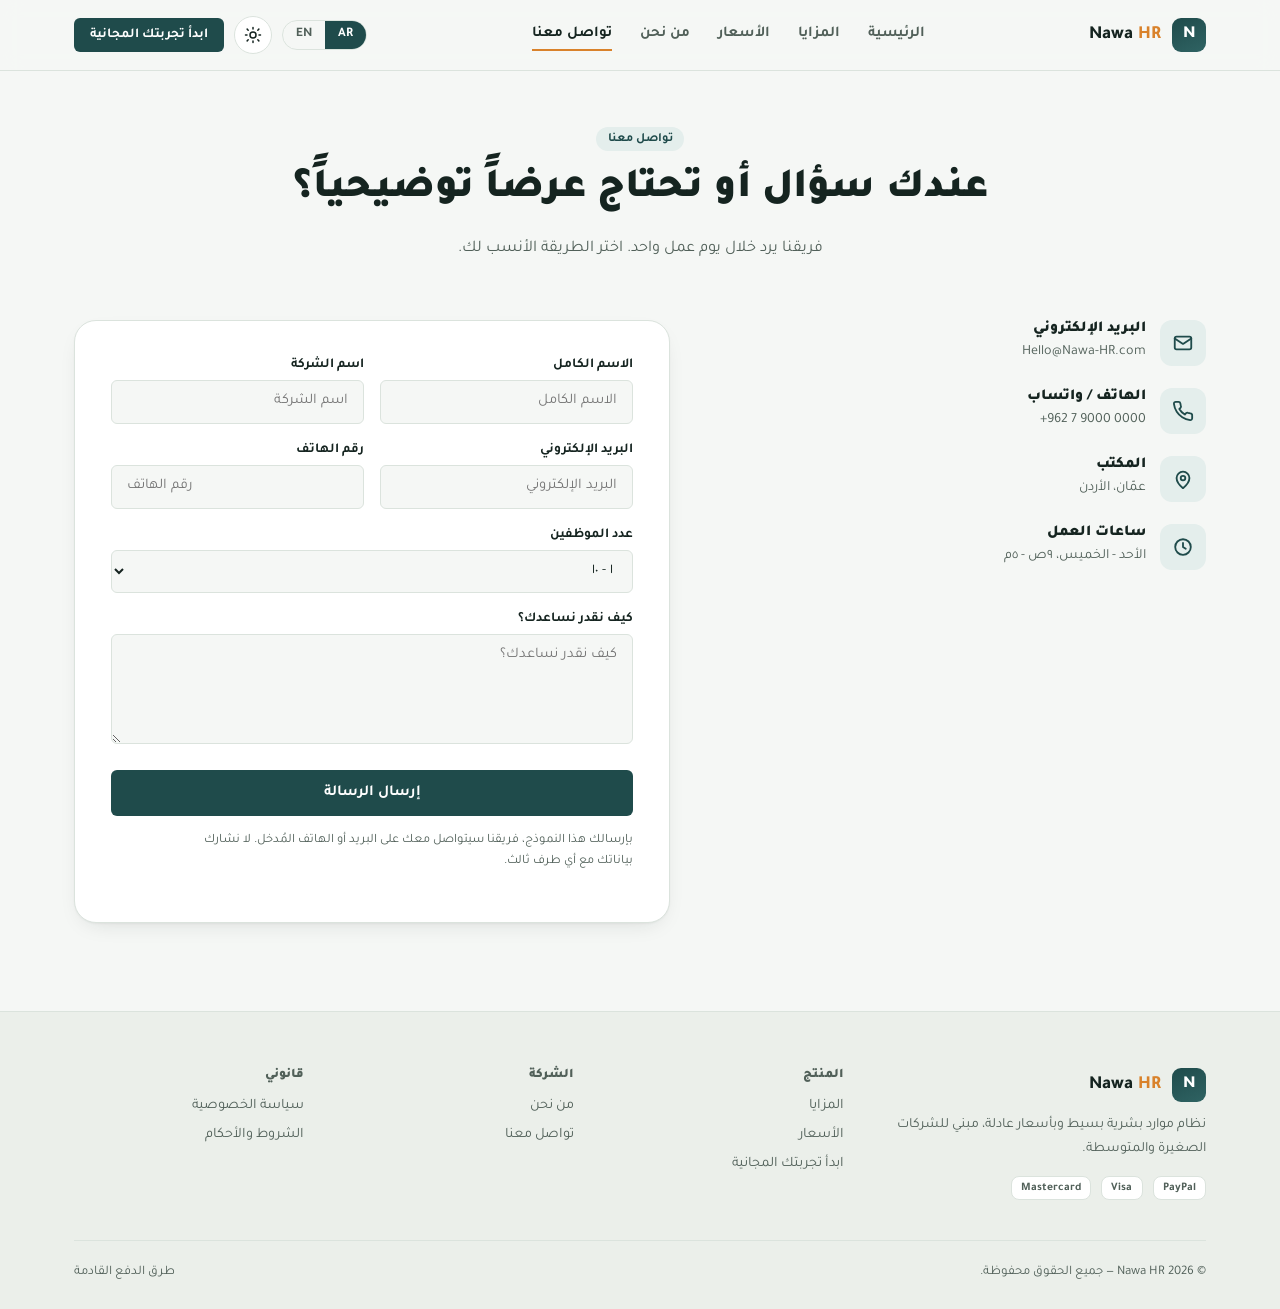
<file: contact.html>
<!DOCTYPE html>
<html lang="ar" dir="rtl">
<head>
<meta charset="UTF-8">
<meta name="viewport" content="width=device-width, initial-scale=1.0">
<title>تواصل معنا — Nawa HR</title>
<meta name="description" content="تواصل مع فريق نواة HR لطلب تجربة مجانية أو عرض توضيحي.">
<link rel="preconnect" href="https://fonts.googleapis.com">
<link rel="preconnect" href="https://fonts.gstatic.com" crossorigin>
<link href="https://fonts.googleapis.com/css2?family=Inter:wght@400;500;600;700;800&family=Tajawal:wght@400;500;700;800;900&display=swap" rel="stylesheet">
<link rel="stylesheet" href="assets/style.css">
</head>
<body>

<header class="site-header">
  <div class="container header-inner">
    <a href="index.html" class="brand"><span class="brand-mark">N</span><span class="brand-name">Nawa<span> HR</span></span></a>
    <nav class="main-nav" id="mainNav">
      <a href="index.html" data-i18n="nav.home">الرئيسية</a>
      <a href="features.html" data-i18n="nav.features">المزايا</a>
      <a href="pricing.html" data-i18n="nav.pricing">الأسعار</a>
      <a href="about.html" data-i18n="nav.about">من نحن</a>
      <a href="contact.html" class="active" data-i18n="nav.contact">تواصل معنا</a>
    </nav>
    <div class="header-actions">
      <div class="lang-switch"><button data-lang="ar">AR</button><button data-lang="en">EN</button></div>
      <button class="icon-btn" id="themeToggle" aria-label="Toggle dark mode">
        <svg class="icon-sun" viewBox="0 0 24 24" fill="none" stroke="currentColor" stroke-width="2" stroke-linecap="round"><circle cx="12" cy="12" r="4"/><path d="M12 2v2M12 20v2M4.2 4.2l1.4 1.4M18.4 18.4l1.4 1.4M2 12h2M20 12h2M4.2 19.8l1.4-1.4M18.4 5.6l1.4-1.4"/></svg>
        <svg class="icon-moon" viewBox="0 0 24 24" fill="none" stroke="currentColor" stroke-width="2" stroke-linecap="round" stroke-linejoin="round"><path d="M21 12.8A9 9 0 1111.2 3a7 7 0 009.8 9.8z"/></svg>
      </button>
      <a href="contact.html" class="btn btn-primary btn-sm nav-cta-desktop" data-i18n="nav.cta">ابدأ تجربتك المجانية</a>
      <button class="nav-toggle" id="navToggle" aria-label="Menu"><span></span></button>
    </div>
  </div>
</header>

<main>
  <section class="page-hero">
    <div class="container">
      <span class="badge" data-i18n="contactpage.badge">تواصل معنا</span>
      <h1 data-i18n="contactpage.title">عندك سؤال أو تحتاج عرضاً توضيحياً؟</h1>
      <p data-i18n="contactpage.sub">فريقنا يرد خلال يوم عمل واحد. اختر الطريقة الأنسب لك.</p>
    </div>
  </section>

  <section style="padding-block-start:0;">
    <div class="container contact-wrap">
      <div>
        <div class="info-row">
          <div class="feat-icon"><svg viewBox="0 0 24 24" fill="none" stroke="currentColor" stroke-width="2" stroke-linecap="round" stroke-linejoin="round"><rect x="3" y="5" width="18" height="14" rx="2"/><path d="M3 7l9 6 9-6"/></svg></div>
          <div><h4 data-i18n="contactpage.i1t">البريد الإلكتروني</h4><p data-i18n="contactpage.i1d">hello@nawahr.com</p></div>
        </div>
        <div class="info-row">
          <div class="feat-icon"><svg viewBox="0 0 24 24" fill="none" stroke="currentColor" stroke-width="2" stroke-linecap="round" stroke-linejoin="round"><path d="M22 16.9v3a2 2 0 01-2.2 2 19.8 19.8 0 01-8.6-3.1 19.5 19.5 0 01-6-6A19.8 19.8 0 012.1 4.2 2 2 0 014.1 2h3a2 2 0 012 1.7c.12.9.33 1.8.63 2.7a2 2 0 01-.45 2.1L8 9.8a16 16 0 006 6l1.4-1.4a2 2 0 012.1-.45c.87.3 1.78.5 2.7.63A2 2 0 0122 16.9z"/></svg></div>
          <div><h4 data-i18n="contactpage.i2t">الهاتف / واتساب</h4><p data-i18n="contactpage.i2d">‎+962 7 9000 0000</p></div>
        </div>
        <div class="info-row">
          <div class="feat-icon"><svg viewBox="0 0 24 24" fill="none" stroke="currentColor" stroke-width="2" stroke-linecap="round" stroke-linejoin="round"><path d="M12 22s7-5.5 7-11a7 7 0 10-14 0c0 5.5 7 11 7 11z"/><circle cx="12" cy="11" r="2.5"/></svg></div>
          <div><h4 data-i18n="contactpage.i3t">المكتب</h4><p data-i18n="contactpage.i3d">عمّان، الأردن</p></div>
        </div>
        <div class="info-row">
          <div class="feat-icon"><svg viewBox="0 0 24 24" fill="none" stroke="currentColor" stroke-width="2" stroke-linecap="round" stroke-linejoin="round"><circle cx="12" cy="12" r="8.5"/><path d="M12 7.5V12l3 2"/></svg></div>
          <div><h4 data-i18n="contactpage.i4t">ساعات العمل</h4><p data-i18n="contactpage.i4d">الأحد - الخميس، ٩ص - ٥م</p></div>
        </div>
      </div>

      <div class="form-card">
        <form id="contactForm">
          <div class="form-row">
            <div class="field"><label data-i18n="contactpage.f.name">الاسم الكامل</label><input type="text" required data-i18n-placeholder="contactpage.f.name" placeholder="الاسم الكامل"></div>
            <div class="field"><label data-i18n="contactpage.f.company">اسم الشركة</label><input type="text" required data-i18n-placeholder="contactpage.f.company" placeholder="اسم الشركة"></div>
          </div>
          <div class="form-row">
            <div class="field"><label data-i18n="contactpage.f.email">البريد الإلكتروني</label><input type="email" required data-i18n-placeholder="contactpage.f.email" placeholder="البريد الإلكتروني"></div>
            <div class="field"><label data-i18n="contactpage.f.phone">رقم الهاتف</label><input type="tel" data-i18n-placeholder="contactpage.f.phone" placeholder="رقم الهاتف"></div>
          </div>
          <div class="field">
            <label data-i18n="contactpage.f.size">عدد الموظفين</label>
            <select>
              <option data-i18n="contactpage.f.size1">١ - ١٠</option>
              <option data-i18n="contactpage.f.size2">١١ - ٥٠</option>
              <option data-i18n="contactpage.f.size3">٥١ - ٢٠٠</option>
              <option data-i18n="contactpage.f.size4">٢٠٠+</option>
            </select>
          </div>
          <div class="field">
            <label data-i18n="contactpage.f.msg">كيف نقدر نساعدك؟</label>
            <textarea data-i18n-placeholder="contactpage.f.msg" placeholder="كيف نقدر نساعدك؟"></textarea>
          </div>
          <button type="submit" class="btn btn-primary btn-block" data-i18n="contactpage.f.submit">إرسال الرسالة</button>
          <p class="form-note" data-i18n="contactpage.f.note">بإرسالك هذا النموذج، فريقنا سيتواصل معك على البريد أو الهاتف المُدخل.</p>
          <p id="formSent" style="display:none;color:var(--success);font-weight:700;font-size:.88rem;margin-block-start:12px;" data-i18n="contactpage.sent">تم استلام رسالتك، سنتواصل معك قريباً.</p>
        </form>
      </div>
    </div>
  </section>
</main>

<footer class="site-footer">
  <div class="container">
    <div class="footer-grid">
      <div>
        <div class="brand" style="margin-block-end:12px;"><span class="brand-mark">N</span><span class="brand-name">Nawa<span> HR</span></span></div>
        <p data-i18n="footer.tagline" style="font-size:.88rem;">نظام موارد بشرية بسيط وبأسعار عادلة.</p>
        <div class="pay-badges"><span class="pay-badge">PayPal</span><span class="pay-badge">Visa</span><span class="pay-badge">Mastercard</span></div>
      </div>
      <div><h4 data-i18n="footer.product">المنتج</h4><ul>
        <li><a href="features.html" data-i18n="nav.features">المزايا</a></li>
        <li><a href="pricing.html" data-i18n="nav.pricing">الأسعار</a></li>
        <li><a href="contact.html" data-i18n="nav.cta">ابدأ تجربتك المجانية</a></li>
      </ul></div>
      <div><h4 data-i18n="footer.company">الشركة</h4><ul>
        <li><a href="about.html" data-i18n="nav.about">من نحن</a></li>
        <li><a href="contact.html" data-i18n="nav.contact">تواصل معنا</a></li>
      </ul></div>
      <div><h4 data-i18n="footer.legal">قانوني</h4><ul>
        <li><a href="#" data-i18n="footer.privacy">سياسة الخصوصية</a></li>
        <li><a href="#" data-i18n="footer.terms">الشروط والأحكام</a></li>
      </ul></div>
    </div>
    <div class="footer-bottom">
      <span>© 2026 Nawa HR — <span data-i18n="footer.rights">جميع الحقوق محفوظة.</span></span>
      <span data-i18n="footer.pay">طرق الدفع القادمة: PayPal</span>
    </div>
  </div>
</footer>

<script src="assets/i18n.js"></script>
<script src="assets/script.js"></script>
</body>
</html>
</file>
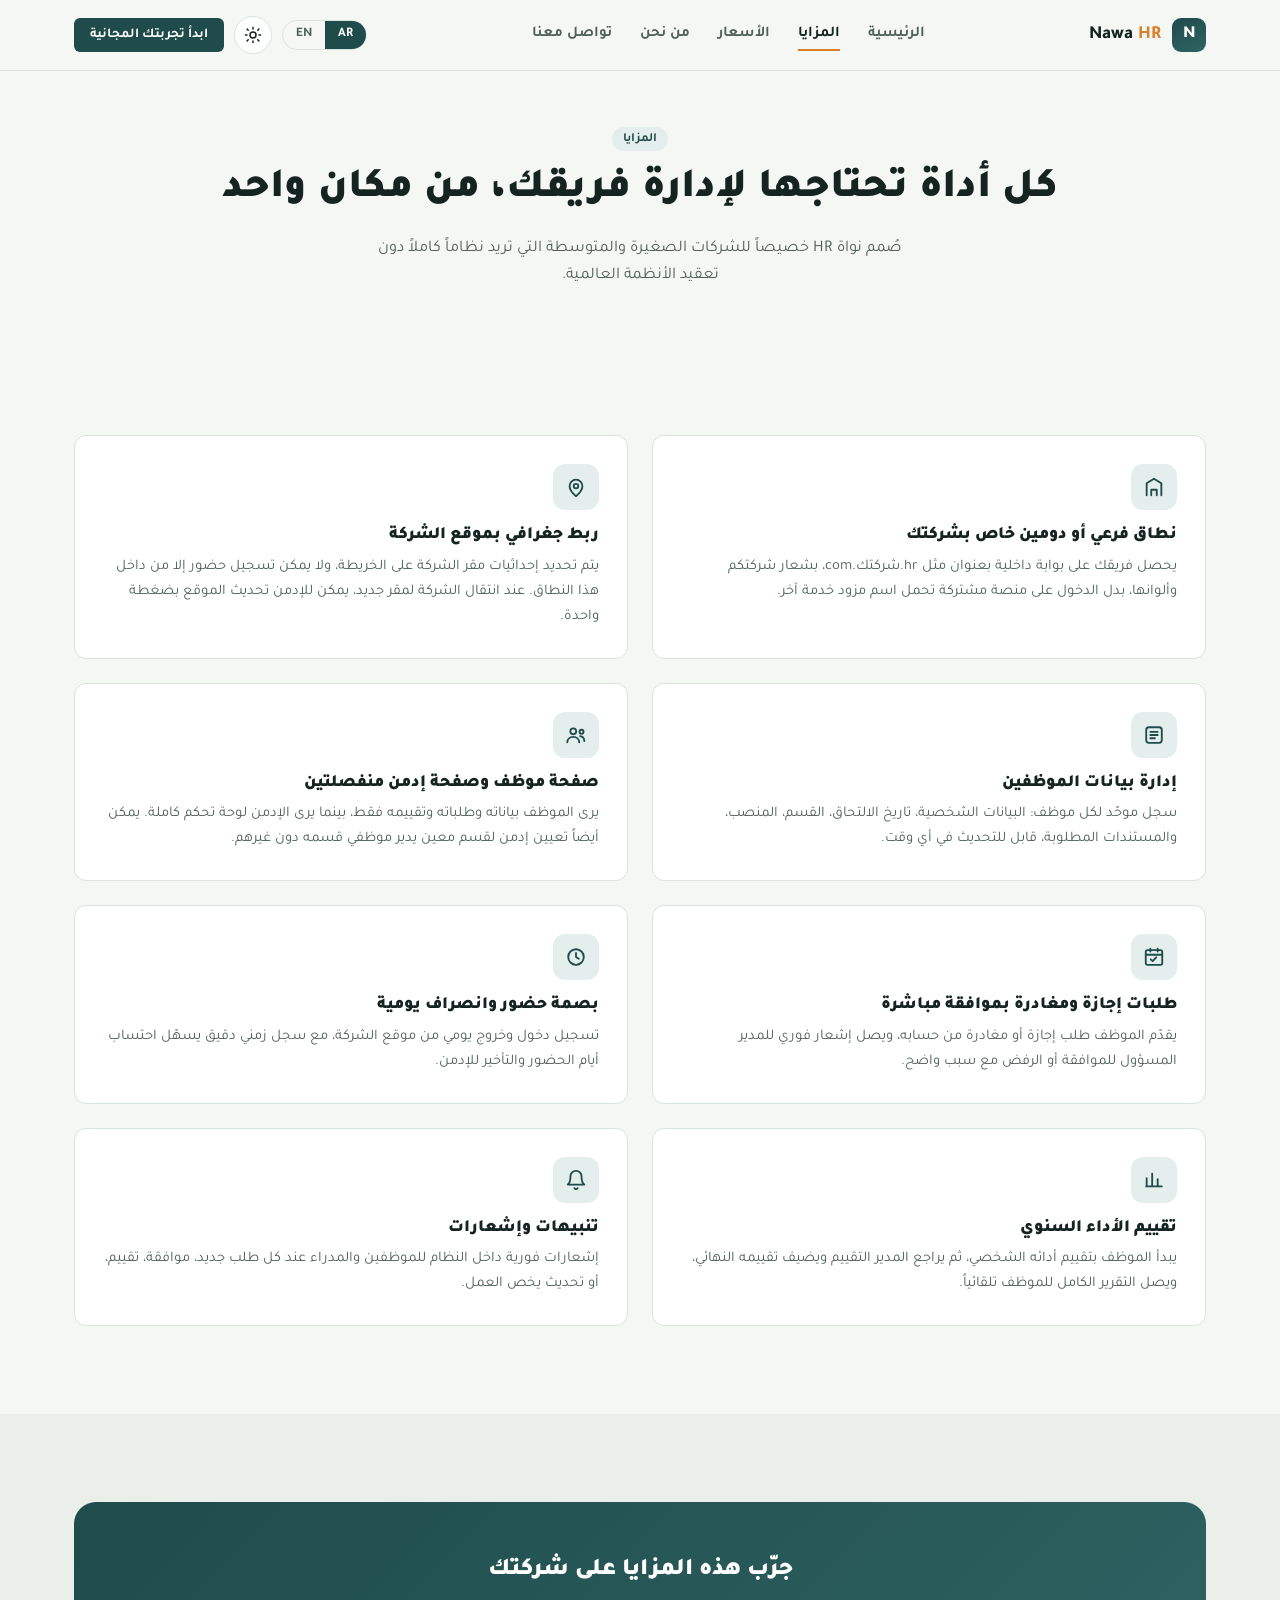
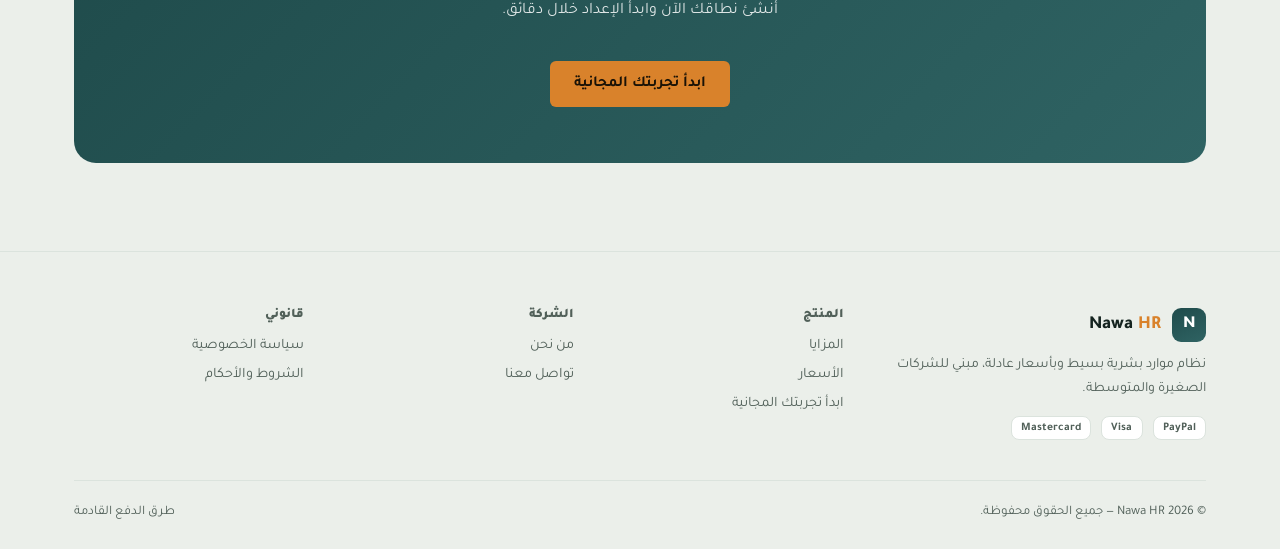
<file: features.html>
<!DOCTYPE html>
<html lang="ar" dir="rtl">
<head>
<meta charset="UTF-8">
<meta name="viewport" content="width=device-width, initial-scale=1.0">
<title>المزايا — Nawa HR</title>
<meta name="description" content="كل مزايا نواة HR: نطاق خاص، بصمة مرتبطة بالموقع، صلاحيات إدارية، إجازات، تقييم أداء سنوي، وتنبيهات.">
<link rel="preconnect" href="https://fonts.googleapis.com">
<link rel="preconnect" href="https://fonts.gstatic.com" crossorigin>
<link href="https://fonts.googleapis.com/css2?family=Inter:wght@400;500;600;700;800&family=Tajawal:wght@400;500;700;800;900&display=swap" rel="stylesheet">
<link rel="stylesheet" href="assets/style.css">
</head>
<body>

<header class="site-header">
  <div class="container header-inner">
    <a href="index.html" class="brand">
      <span class="brand-mark">N</span>
      <span class="brand-name">Nawa<span> HR</span></span>
    </a>
    <nav class="main-nav" id="mainNav">
      <a href="index.html" data-i18n="nav.home">الرئيسية</a>
      <a href="features.html" class="active" data-i18n="nav.features">المزايا</a>
      <a href="pricing.html" data-i18n="nav.pricing">الأسعار</a>
      <a href="about.html" data-i18n="nav.about">من نحن</a>
      <a href="contact.html" data-i18n="nav.contact">تواصل معنا</a>
    </nav>
    <div class="header-actions">
      <div class="lang-switch"><button data-lang="ar">AR</button><button data-lang="en">EN</button></div>
      <button class="icon-btn" id="themeToggle" aria-label="Toggle dark mode">
        <svg class="icon-sun" viewBox="0 0 24 24" fill="none" stroke="currentColor" stroke-width="2" stroke-linecap="round"><circle cx="12" cy="12" r="4"/><path d="M12 2v2M12 20v2M4.2 4.2l1.4 1.4M18.4 18.4l1.4 1.4M2 12h2M20 12h2M4.2 19.8l1.4-1.4M18.4 5.6l1.4-1.4"/></svg>
        <svg class="icon-moon" viewBox="0 0 24 24" fill="none" stroke="currentColor" stroke-width="2" stroke-linecap="round" stroke-linejoin="round"><path d="M21 12.8A9 9 0 1111.2 3a7 7 0 009.8 9.8z"/></svg>
      </button>
      <a href="contact.html" class="btn btn-primary btn-sm nav-cta-desktop" data-i18n="nav.cta">ابدأ تجربتك المجانية</a>
      <button class="nav-toggle" id="navToggle" aria-label="Menu"><span></span></button>
    </div>
  </div>
</header>

<main>
  <section class="page-hero">
    <div class="container">
      <span class="badge" data-i18n="featpage.badge">المزايا</span>
      <h1 data-i18n="featpage.title">كل أداة تحتاجها لإدارة فريقك، من مكان واحد</h1>
      <p data-i18n="featpage.sub">صُمم نواة HR خصيصاً للشركات الصغيرة والمتوسطة التي تريد نظاماً كاملاً دون تعقيد الأنظمة العالمية.</p>
    </div>
  </section>

  <section>
    <div class="container">
      <div class="grid-2">
        <div class="card">
          <div class="feat-icon"><svg viewBox="0 0 24 24" fill="none" stroke="currentColor" stroke-width="2" stroke-linecap="round" stroke-linejoin="round"><path d="M4 21V8l8-5 8 5v13"/><path d="M9 21v-6h6v6"/></svg></div>
          <h3 data-i18n="featpage.f1t">نطاق فرعي أو دومين خاص بشركتك</h3>
          <p data-i18n="featpage.f1d">يحصل فريقك على بوابة داخلية بعنوان مثل hr.شركتك.com، بشعار شركتكم وألوانها.</p>
        </div>
        <div class="card">
          <div class="feat-icon"><svg viewBox="0 0 24 24" fill="none" stroke="currentColor" stroke-width="2" stroke-linecap="round" stroke-linejoin="round"><path d="M12 22s7-5.5 7-11a7 7 0 10-14 0c0 5.5 7 11 7 11z"/><circle cx="12" cy="11" r="2.5"/></svg></div>
          <h3 data-i18n="featpage.f2t">ربط جغرافي بموقع الشركة</h3>
          <p data-i18n="featpage.f2d">لا يمكن تسجيل حضور إلا من داخل نطاق الموقع، مع إمكانية تعديله عند الانتقال.</p>
        </div>
        <div class="card">
          <div class="feat-icon"><svg viewBox="0 0 24 24" fill="none" stroke="currentColor" stroke-width="2" stroke-linecap="round" stroke-linejoin="round"><rect x="3.5" y="3.5" width="17" height="17" rx="3"/><path d="M8 8.5h8M8 12h8M8 15.5h5"/></svg></div>
          <h3 data-i18n="featpage.f3t">إدارة بيانات الموظفين</h3>
          <p data-i18n="featpage.f3d">سجل موحّد لكل موظف: بيانات شخصية، القسم، المنصب، والمستندات المطلوبة.</p>
        </div>
        <div class="card">
          <div class="feat-icon"><svg viewBox="0 0 24 24" fill="none" stroke="currentColor" stroke-width="2" stroke-linecap="round" stroke-linejoin="round"><circle cx="9" cy="8" r="3.2"/><path d="M2.5 20c0-3.6 2.9-6 6.5-6s6.5 2.4 6.5 6"/><circle cx="18" cy="8.5" r="2.2"/><path d="M16.5 13.2c2.6.3 4.5 2.3 4.5 5.3"/></svg></div>
          <h3 data-i18n="featpage.f4t">صفحة موظف وصفحة إدمن منفصلتين</h3>
          <p data-i18n="featpage.f4d">إدمن لكل قسم يدير موظفي قسمه فقط، وصفحة خاصة لكل موظف.</p>
        </div>
        <div class="card">
          <div class="feat-icon"><svg viewBox="0 0 24 24" fill="none" stroke="currentColor" stroke-width="2" stroke-linecap="round" stroke-linejoin="round"><rect x="3" y="4.5" width="18" height="16" rx="2"/><path d="M3 9.5h18M8 3v3M16 3v3"/><path d="M8.5 14.5l2 2 4-4"/></svg></div>
          <h3 data-i18n="featpage.f5t">طلبات إجازة ومغادرة بموافقة مباشرة</h3>
          <p data-i18n="featpage.f5d">إشعار فوري للمدير المسؤول للموافقة أو الرفض مع سبب واضح.</p>
        </div>
        <div class="card">
          <div class="feat-icon"><svg viewBox="0 0 24 24" fill="none" stroke="currentColor" stroke-width="2" stroke-linecap="round" stroke-linejoin="round"><circle cx="12" cy="12" r="8.5"/><path d="M12 7.5V12l3 2"/></svg></div>
          <h3 data-i18n="featpage.f6t">بصمة حضور وانصراف يومية</h3>
          <p data-i18n="featpage.f6d">سجل زمني دقيق يسهّل احتساب أيام الحضور والتأخير للإدمن.</p>
        </div>
        <div class="card">
          <div class="feat-icon"><svg viewBox="0 0 24 24" fill="none" stroke="currentColor" stroke-width="2" stroke-linecap="round" stroke-linejoin="round"><path d="M4 19V10M10 19V5M16 19v-8M20.5 19h-17"/></svg></div>
          <h3 data-i18n="featpage.f7t">تقييم الأداء السنوي</h3>
          <p data-i18n="featpage.f7d">تقييم ذاتي من الموظف، ثم تقييم نهائي من المدير يصل للموظف تلقائياً.</p>
        </div>
        <div class="card">
          <div class="feat-icon"><svg viewBox="0 0 24 24" fill="none" stroke="currentColor" stroke-width="2" stroke-linecap="round" stroke-linejoin="round"><path d="M18 8a6 6 0 10-12 0c0 7-3 9-3 9h18s-3-2-3-9"/><path d="M13.7 21a2 2 0 01-3.4 0"/></svg></div>
          <h3 data-i18n="featpage.f8t">تنبيهات وإشعارات</h3>
          <p data-i18n="featpage.f8d">إشعارات فورية داخل النظام لكل طلب أو موافقة أو تحديث.</p>
        </div>
      </div>
    </div>
  </section>

  <section class="section-alt">
    <div class="container">
      <div class="cta-band">
        <h2 data-i18n="featpage.cta.title">جرّب هذه المزايا على شركتك</h2>
        <p data-i18n="featpage.cta.sub">أنشئ نطاقك الآن وابدأ الإعداد خلال دقائق.</p>
        <a href="contact.html" class="btn btn-accent" data-i18n="cta.btn">ابدأ تجربتك المجانية</a>
      </div>
    </div>
  </section>
</main>

<footer class="site-footer">
  <div class="container">
    <div class="footer-grid">
      <div>
        <div class="brand" style="margin-block-end:12px;"><span class="brand-mark">N</span><span class="brand-name">Nawa<span> HR</span></span></div>
        <p data-i18n="footer.tagline" style="font-size:.88rem;">نظام موارد بشرية بسيط وبأسعار عادلة، مبني للشركات الصغيرة والمتوسطة.</p>
        <div class="pay-badges"><span class="pay-badge">PayPal</span><span class="pay-badge">Visa</span><span class="pay-badge">Mastercard</span></div>
      </div>
      <div><h4 data-i18n="footer.product">المنتج</h4><ul>
        <li><a href="features.html" data-i18n="nav.features">المزايا</a></li>
        <li><a href="pricing.html" data-i18n="nav.pricing">الأسعار</a></li>
        <li><a href="contact.html" data-i18n="nav.cta">ابدأ تجربتك المجانية</a></li>
      </ul></div>
      <div><h4 data-i18n="footer.company">الشركة</h4><ul>
        <li><a href="about.html" data-i18n="nav.about">من نحن</a></li>
        <li><a href="contact.html" data-i18n="nav.contact">تواصل معنا</a></li>
      </ul></div>
      <div><h4 data-i18n="footer.legal">قانوني</h4><ul>
        <li><a href="#" data-i18n="footer.privacy">سياسة الخصوصية</a></li>
        <li><a href="#" data-i18n="footer.terms">الشروط والأحكام</a></li>
      </ul></div>
    </div>
    <div class="footer-bottom">
      <span>© 2026 Nawa HR — <span data-i18n="footer.rights">جميع الحقوق محفوظة.</span></span>
      <span data-i18n="footer.pay">طرق الدفع القادمة: PayPal</span>
    </div>
  </div>
</footer>

<script src="assets/i18n.js"></script>
<script src="assets/script.js"></script>
</body>
</html>
</file>
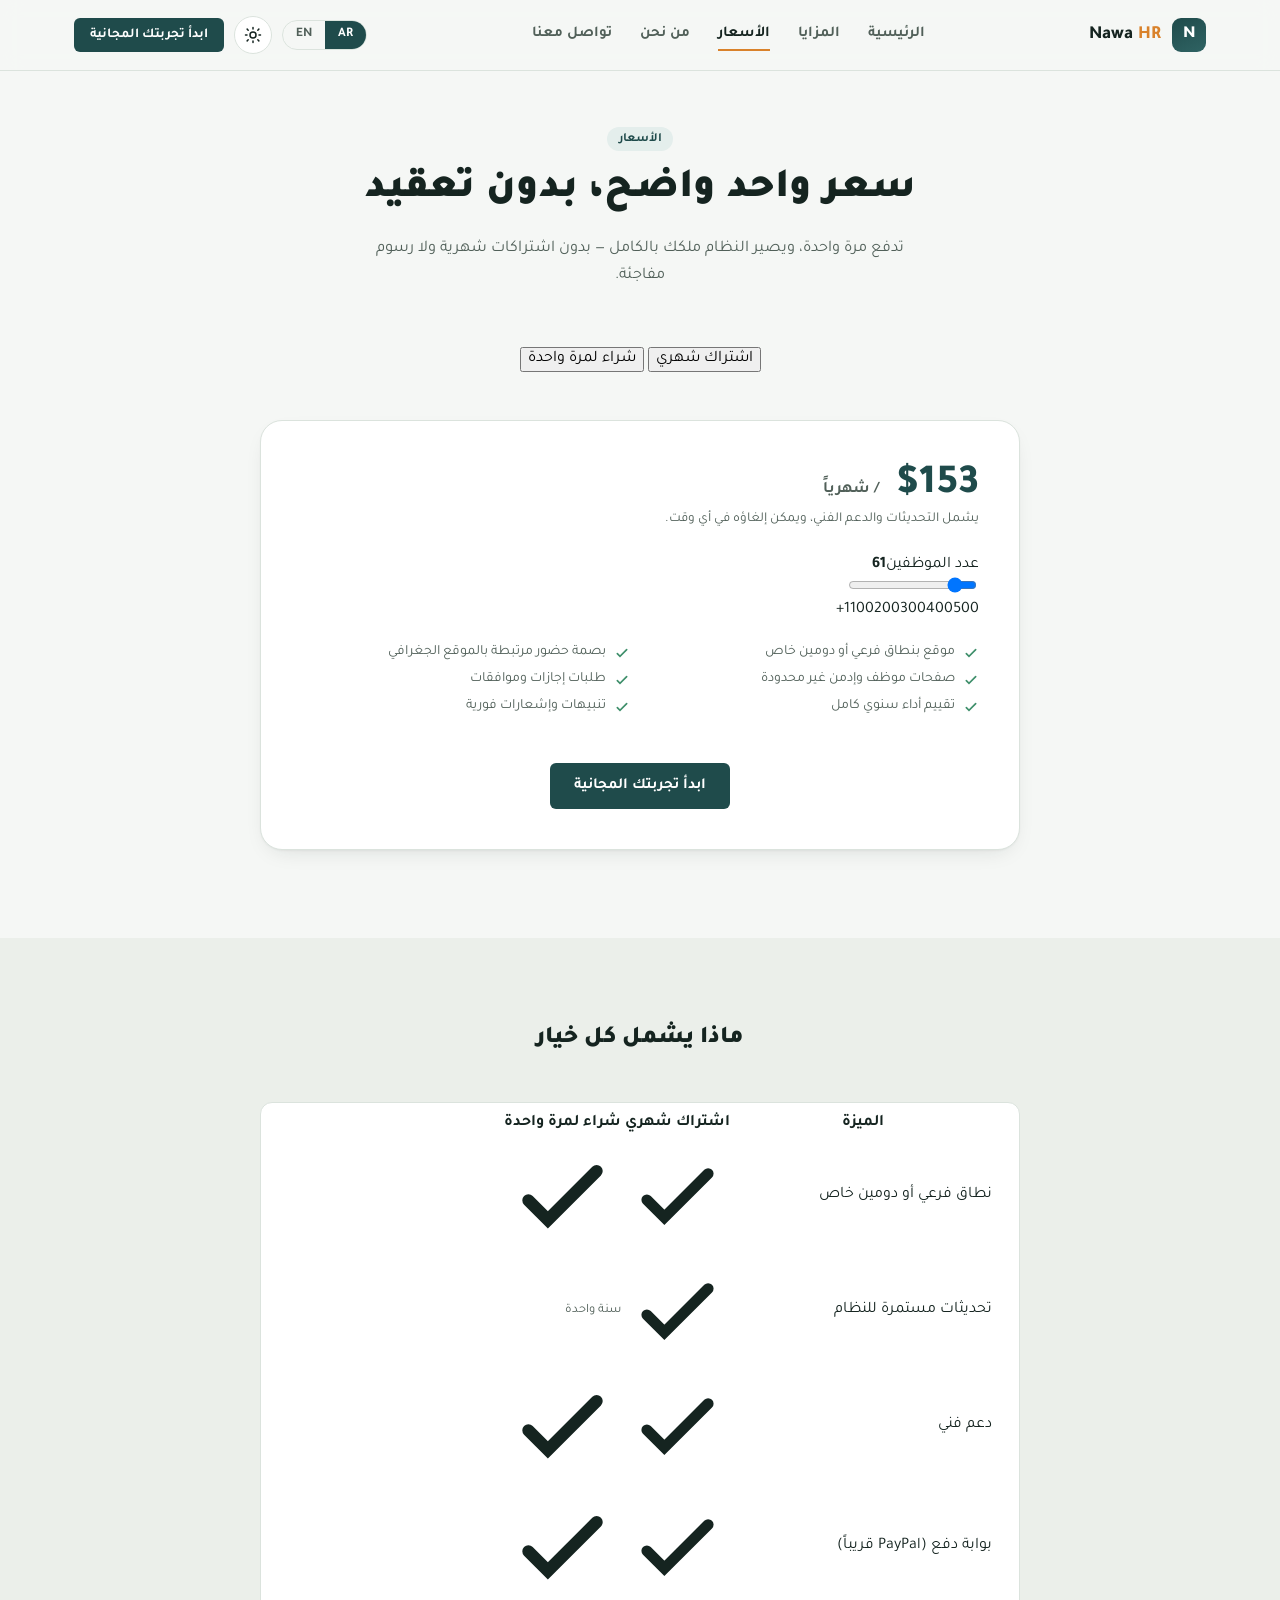
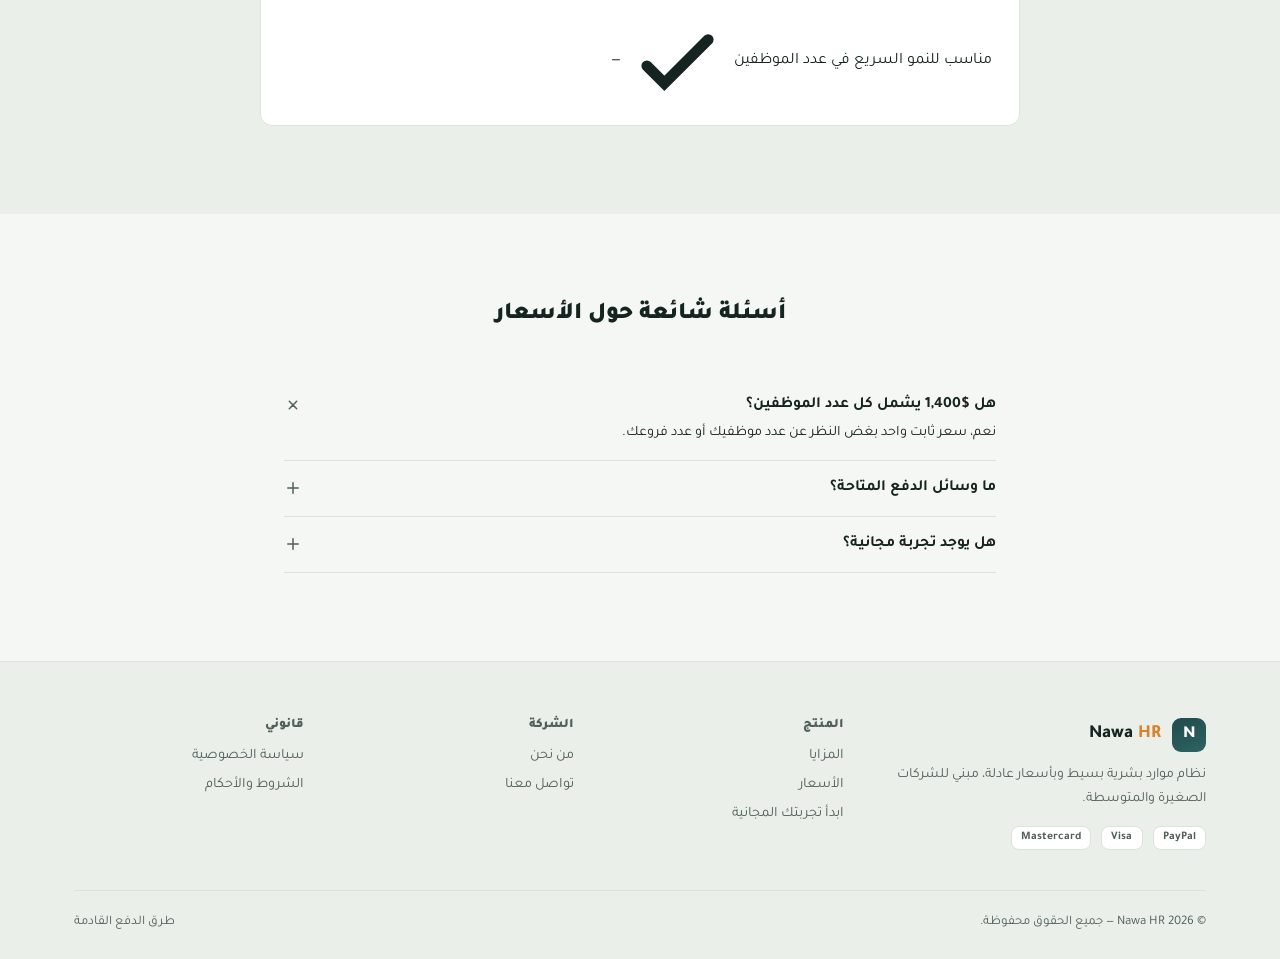
<file: pricing.html>
<!DOCTYPE html>
<html lang="ar" dir="rtl">
<head>
<meta charset="UTF-8">
<meta name="viewport" content="width=device-width, initial-scale=1.0">
<title>الأسعار — Nawa HR</title>
<meta name="description" content="احسب سعر نواة HR حسب عدد موظفيك: اشتراك شهري مرن أو شراء لمرة واحدة.">
<link rel="preconnect" href="https://fonts.googleapis.com">
<link rel="preconnect" href="https://fonts.gstatic.com" crossorigin>
<link href="https://fonts.googleapis.com/css2?family=Inter:wght@400;500;600;700;800&family=Tajawal:wght@400;500;700;800;900&display=swap" rel="stylesheet">
<link rel="stylesheet" href="assets/style.css">
</head>
<body>

<header class="site-header">
  <div class="container header-inner">
    <a href="index.html" class="brand"><span class="brand-mark">N</span><span class="brand-name">Nawa<span> HR</span></span></a>
    <nav class="main-nav" id="mainNav">
      <a href="index.html" data-i18n="nav.home">الرئيسية</a>
      <a href="features.html" data-i18n="nav.features">المزايا</a>
      <a href="pricing.html" class="active" data-i18n="nav.pricing">الأسعار</a>
      <a href="about.html" data-i18n="nav.about">من نحن</a>
      <a href="contact.html" data-i18n="nav.contact">تواصل معنا</a>
    </nav>
    <div class="header-actions">
      <div class="lang-switch"><button data-lang="ar">AR</button><button data-lang="en">EN</button></div>
      <button class="icon-btn" id="themeToggle" aria-label="Toggle dark mode">
        <svg class="icon-sun" viewBox="0 0 24 24" fill="none" stroke="currentColor" stroke-width="2" stroke-linecap="round"><circle cx="12" cy="12" r="4"/><path d="M12 2v2M12 20v2M4.2 4.2l1.4 1.4M18.4 18.4l1.4 1.4M2 12h2M20 12h2M4.2 19.8l1.4-1.4M18.4 5.6l1.4-1.4"/></svg>
        <svg class="icon-moon" viewBox="0 0 24 24" fill="none" stroke="currentColor" stroke-width="2" stroke-linecap="round" stroke-linejoin="round"><path d="M21 12.8A9 9 0 1111.2 3a7 7 0 009.8 9.8z"/></svg>
      </button>
      <a href="contact.html" class="btn btn-primary btn-sm nav-cta-desktop" data-i18n="nav.cta">ابدأ تجربتك المجانية</a>
      <button class="nav-toggle" id="navToggle" aria-label="Menu"><span></span></button>
    </div>
  </div>
</header>

<main>
  <section class="page-hero">
    <div class="container">
      <span class="badge" data-i18n="pricepage.badge">الأسعار</span>
      <h1 data-i18n="pricepage.title">سعر يتناسب مع حجم فريقك فعلاً</h1>
      <p data-i18n="pricepage.sub">اختر بين اشتراك شهري مرن أو شراء لمرة واحدة، واحسب سعرك مباشرة حسب عدد موظفيك.</p>
    </div>
  </section>

  <section style="padding-block-start:0;">
    <div class="container">
      <div class="text-center">
        <div class="pricing-toggle">
          <button class="active" data-mode="sub" data-i18n="pricepage.tsub">اشتراك شهري</button>
          <button data-mode="once" data-i18n="pricepage.tonce">شراء لمرة واحدة</button>
        </div>
      </div>

      <div class="calc-card mt-lg" style="max-width:760px;margin-inline:auto;">
        <div class="calc-top">
          <div>
            <div class="calc-price"><span id="priceValue">$153</span><small id="priceUnit"> / شهرياً</small></div>
            <div class="calc-sub" id="priceNote" data-i18n="pricepage.subnote">يشمل التحديثات والدعم الفني، ويمكن إلغاؤه في أي وقت.</div>
          </div>
        </div>

        <div class="range-wrap">
          <div class="range-label"><span data-i18n="pricepage.emp">عدد الموظفين</span><b id="empCount">61</b></div>
          <input type="range" id="empSlider" min="1" max="500" value="61" step="1">
          <div class="range-ticks"><span>1</span><span>100</span><span>200</span><span>300</span><span>400</span><span>500+</span></div>
        </div>

        <ul class="calc-list">
          <li><svg viewBox="0 0 24 24" fill="none" stroke="currentColor" stroke-width="2.5" stroke-linecap="round"><path d="M5 13l4 4L19 7"/></svg><span data-i18n="pricepage.inc1">موقع بنطاق فرعي أو دومين خاص</span></li>
          <li><svg viewBox="0 0 24 24" fill="none" stroke="currentColor" stroke-width="2.5" stroke-linecap="round"><path d="M5 13l4 4L19 7"/></svg><span data-i18n="pricepage.inc2">بصمة حضور مرتبطة بالموقع الجغرافي</span></li>
          <li><svg viewBox="0 0 24 24" fill="none" stroke="currentColor" stroke-width="2.5" stroke-linecap="round"><path d="M5 13l4 4L19 7"/></svg><span data-i18n="pricepage.inc3">صفحات موظف وإدمن غير محدودة</span></li>
          <li><svg viewBox="0 0 24 24" fill="none" stroke="currentColor" stroke-width="2.5" stroke-linecap="round"><path d="M5 13l4 4L19 7"/></svg><span data-i18n="pricepage.inc4">طلبات إجازات وموافقات</span></li>
          <li><svg viewBox="0 0 24 24" fill="none" stroke="currentColor" stroke-width="2.5" stroke-linecap="round"><path d="M5 13l4 4L19 7"/></svg><span data-i18n="pricepage.inc5">تقييم أداء سنوي كامل</span></li>
          <li><svg viewBox="0 0 24 24" fill="none" stroke="currentColor" stroke-width="2.5" stroke-linecap="round"><path d="M5 13l4 4L19 7"/></svg><span data-i18n="pricepage.inc6">تنبيهات وإشعارات فورية</span></li>
        </ul>

        <div class="tier-note" id="contactUsNote" style="display:none;">
          <svg viewBox="0 0 24 24" fill="none" stroke="currentColor" stroke-width="2" stroke-linecap="round" stroke-linejoin="round"><path d="M12 22s7-5.5 7-11a7 7 0 10-14 0c0 5.5 7 11 7 11z"/><circle cx="12" cy="11" r="2.5"/></svg>
          <span data-i18n="pricepage.note">للفرق التي يزيد عدد موظفيها عن ٥٠٠، تواصل معنا لعرض سعر خاص.</span>
        </div>

        <div class="text-center mt-lg">
          <a href="contact.html" class="btn btn-primary" data-i18n="cta.btn">ابدأ تجربتك المجانية</a>
        </div>
      </div>
    </div>
  </section>

  <section class="section-alt">
    <div class="container">
      <div class="section-head center">
        <h2 data-i18n="pricepage.compare.title">ماذا يشمل كل خيار</h2>
      </div>
      <div style="max-width:760px;margin-inline:auto;background:var(--surface);border:1px solid var(--border);border-radius:var(--radius-md);padding:8px 24px;">
        <table class="compare-table">
          <thead><tr>
            <th data-i18n="pricepage.col1">الميزة</th>
            <th class="text-center" data-i18n="pricepage.col2">اشتراك شهري</th>
            <th class="text-center" data-i18n="pricepage.col3">شراء لمرة واحدة</th>
          </tr></thead>
          <tbody>
            <tr><td data-i18n="pricepage.row1">نطاق فرعي أو دومين خاص</td><td class="check"><svg viewBox="0 0 24 24" fill="none" stroke="currentColor" stroke-width="2.5" stroke-linecap="round"><path d="M5 13l4 4L19 7"/></svg></td><td class="check"><svg viewBox="0 0 24 24" fill="none" stroke="currentColor" stroke-width="2.5" stroke-linecap="round"><path d="M5 13l4 4L19 7"/></svg></td></tr>
            <tr><td data-i18n="pricepage.row2">تحديثات مستمرة للنظام</td><td class="check"><svg viewBox="0 0 24 24" fill="none" stroke="currentColor" stroke-width="2.5" stroke-linecap="round"><path d="M5 13l4 4L19 7"/></svg></td><td class="check" style="color:var(--text-muted);font-size:.8rem;">سنة واحدة</td></tr>
            <tr><td data-i18n="pricepage.row3">دعم فني</td><td class="check"><svg viewBox="0 0 24 24" fill="none" stroke="currentColor" stroke-width="2.5" stroke-linecap="round"><path d="M5 13l4 4L19 7"/></svg></td><td class="check"><svg viewBox="0 0 24 24" fill="none" stroke="currentColor" stroke-width="2.5" stroke-linecap="round"><path d="M5 13l4 4L19 7"/></svg></td></tr>
            <tr><td data-i18n="pricepage.row4">بوابة دفع (PayPal قريباً)</td><td class="check"><svg viewBox="0 0 24 24" fill="none" stroke="currentColor" stroke-width="2.5" stroke-linecap="round"><path d="M5 13l4 4L19 7"/></svg></td><td class="check"><svg viewBox="0 0 24 24" fill="none" stroke="currentColor" stroke-width="2.5" stroke-linecap="round"><path d="M5 13l4 4L19 7"/></svg></td></tr>
            <tr><td data-i18n="pricepage.row5">مناسب للنمو السريع في عدد الموظفين</td><td class="check"><svg viewBox="0 0 24 24" fill="none" stroke="currentColor" stroke-width="2.5" stroke-linecap="round"><path d="M5 13l4 4L19 7"/></svg></td><td class="check">—</td></tr>
          </tbody>
        </table>
      </div>
    </div>
  </section>

  <section>
    <div class="container" style="max-width:760px;">
      <div class="section-head center">
        <h2 data-i18n="pricepage.faq.title">أسئلة شائعة حول الأسعار</h2>
      </div>
      <div class="faq-item open">
        <div class="faq-q"><span data-i18n="pricepage.faq1q">هل يمكن تغيير عدد الموظفين لاحقاً؟</span><svg viewBox="0 0 24 24" fill="none" stroke="currentColor" stroke-width="2" stroke-linecap="round"><path d="M12 5v14M5 12h14"/></svg></div>
        <div class="faq-a" data-i18n="pricepage.faq1a">نعم، في خطة الاشتراك الشهري يتم احتساب السعر تلقائياً حسب عدد الموظفين النشطين.</div>
      </div>
      <div class="faq-item">
        <div class="faq-q"><span data-i18n="pricepage.faq2q">ما وسائل الدفع المتاحة؟</span><svg viewBox="0 0 24 24" fill="none" stroke="currentColor" stroke-width="2" stroke-linecap="round"><path d="M12 5v14M5 12h14"/></svg></div>
        <div class="faq-a" data-i18n="pricepage.faq2a">نعمل حالياً على ربط بوابة الدفع عبر PayPal.</div>
      </div>
      <div class="faq-item">
        <div class="faq-q"><span data-i18n="pricepage.faq3q">هل يوجد تجربة مجانية؟</span><svg viewBox="0 0 24 24" fill="none" stroke="currentColor" stroke-width="2" stroke-linecap="round"><path d="M12 5v14M5 12h14"/></svg></div>
        <div class="faq-a" data-i18n="pricepage.faq3a">نعم، تحصل على ١٤ يوماً مجاناً لتجربة النظام كاملاً.</div>
      </div>
    </div>
  </section>
</main>

<footer class="site-footer">
  <div class="container">
    <div class="footer-grid">
      <div>
        <div class="brand" style="margin-block-end:12px;"><span class="brand-mark">N</span><span class="brand-name">Nawa<span> HR</span></span></div>
        <p data-i18n="footer.tagline" style="font-size:.88rem;">نظام موارد بشرية بسيط وبأسعار عادلة.</p>
        <div class="pay-badges"><span class="pay-badge">PayPal</span><span class="pay-badge">Visa</span><span class="pay-badge">Mastercard</span></div>
      </div>
      <div><h4 data-i18n="footer.product">المنتج</h4><ul>
        <li><a href="features.html" data-i18n="nav.features">المزايا</a></li>
        <li><a href="pricing.html" data-i18n="nav.pricing">الأسعار</a></li>
        <li><a href="contact.html" data-i18n="nav.cta">ابدأ تجربتك المجانية</a></li>
      </ul></div>
      <div><h4 data-i18n="footer.company">الشركة</h4><ul>
        <li><a href="about.html" data-i18n="nav.about">من نحن</a></li>
        <li><a href="contact.html" data-i18n="nav.contact">تواصل معنا</a></li>
      </ul></div>
      <div><h4 data-i18n="footer.legal">قانوني</h4><ul>
        <li><a href="#" data-i18n="footer.privacy">سياسة الخصوصية</a></li>
        <li><a href="#" data-i18n="footer.terms">الشروط والأحكام</a></li>
      </ul></div>
    </div>
    <div class="footer-bottom">
      <span>© 2026 Nawa HR — <span data-i18n="footer.rights">جميع الحقوق محفوظة.</span></span>
      <span data-i18n="footer.pay">طرق الدفع القادمة: PayPal</span>
    </div>
  </div>
</footer>

<script src="assets/i18n.js"></script>
<script src="assets/pricing.js"></script>
<script src="assets/script.js"></script>
</body>
</html>
</file>
<file: assets/style.css>
/* =========================================================
   Nawa HR — design tokens
   ========================================================= */
:root{
  --bg:#F5F7F5;
  --bg-alt:#EBEFEA;
  --surface:#FFFFFF;
  --surface-raised:#FFFFFF;
  --text:#152420;
  --text-muted:#516059;
  --primary:#1F4B4B;
  --primary-light:#2F6363;
  --primary-tint:#E4EEEC;
  --accent:#D9822B;
  --accent-dark:#B96A1E;
  --accent-tint:#FBEAD5;
  --border:#DBE3DD;
  --success:#3F8F6B;
  --danger:#C4523B;
  --shadow: 0 1px 2px rgba(21,36,32,.04), 0 8px 24px -12px rgba(21,36,32,.18);
  --radius-sm:6px;
  --radius-md:12px;
  --radius-lg:22px;
  --font-en:'Inter',sans-serif;
  --font-ar:'Tajawal',sans-serif;
  --max-w:1180px;
}
html.dark{
  --bg:#0F1815;
  --bg-alt:#131F1B;
  --surface:#16221E;
  --surface-raised:#1B2A25;
  --text:#EAF2EE;
  --text-muted:#93A69E;
  --primary:#57ACA1;
  --primary-light:#6DC1B5;
  --primary-tint:#16302C;
  --accent:#EFA45C;
  --accent-dark:#F0B274;
  --accent-tint:#2B2015;
  --border:#233530;
  --success:#5CB78E;
  --danger:#E07C64;
  --shadow: 0 1px 2px rgba(0,0,0,.3), 0 12px 30px -12px rgba(0,0,0,.55);
}

/* =========================================================
   Base
   ========================================================= */
*{box-sizing:border-box;}
html{scroll-behavior:smooth;}
body{
  margin:0;
  background:var(--bg);
  color:var(--text);
  font-family:var(--font-en);
  transition:background .25s ease,color .25s ease;
  -webkit-font-smoothing:antialiased;
}
html[lang="ar"] body{ font-family:var(--font-ar); }

img,svg{max-width:100%;display:block;}
a{color:inherit;text-decoration:none;}
button{font:inherit;}

h1,h2,h3,h4{
  margin:0 0 .5em;
  font-weight:800;
  line-height:1.15;
  letter-spacing:-.01em;
}
html[lang="ar"] h1, html[lang="ar"] h2, html[lang="ar"] h3, html[lang="ar"] h4{
  font-weight:900; letter-spacing:0;
}
p{ line-height:1.7; color:var(--text-muted); margin:0 0 1em; max-width:62ch;}

.container{
  max-width:var(--max-w);
  margin-inline:auto;
  padding-inline:24px;
}

.eyebrow-free{ } /* intentionally no eyebrow labels, see design notes */

.btn{
  display:inline-flex;
  align-items:center;
  justify-content:center;
  gap:.5em;
  padding:.85em 1.5em;
  border-radius:var(--radius-sm);
  font-weight:700;
  font-size:.96rem;
  cursor:pointer;
  border:1.5px solid transparent;
  transition:transform .15s ease, background .2s ease, border-color .2s ease, color .2s ease;
  white-space:nowrap;
}
.btn:active{ transform:scale(.97); }
.btn-primary{ background:var(--primary); color:#fff; }
.btn-primary:hover{ background:var(--primary-light); }
.btn-accent{ background:var(--accent); color:#1a1206; }
.btn-accent:hover{ background:var(--accent-dark); }
.btn-outline{ background:transparent; border-color:var(--border); color:var(--text); }
.btn-outline:hover{ border-color:var(--primary); color:var(--primary); }
.btn-sm{ padding:.55em 1.1em; font-size:.85rem; }
.btn-block{ width:100%; }

/* focus visibility */
a:focus-visible,button:focus-visible,input:focus-visible,textarea:focus-visible{
  outline:2px solid var(--primary);
  outline-offset:2px;
}

@media (prefers-reduced-motion: reduce){
  *{ animation-duration:.001ms !important; transition-duration:.001ms !important; scroll-behavior:auto !important; }
}

/* =========================================================
   Header
   ========================================================= */
.site-header{
  position:sticky; top:0; z-index:40;
  background:color-mix(in srgb, var(--bg) 88%, transparent);
  backdrop-filter:blur(10px);
  border-block-end:1px solid var(--border);
}
.header-inner{
  display:flex; align-items:center; justify-content:space-between;
  padding-block:16px; gap:20px;
}
.brand{ display:flex; align-items:center; gap:.6em; font-weight:800; font-size:1.15rem; }
.brand-mark{
  width:34px;height:34px;border-radius:9px;
  background:linear-gradient(155deg, var(--primary) 0%, var(--primary-light) 100%);
  display:flex;align-items:center;justify-content:center;
  color:#fff; font-weight:900; font-size:1.05rem; flex:none;
}
.brand-logo{ width:34px;height:34px;border-radius:9px; overflow:hidden; flex:none; }
.brand-logo img{ width:100%;height:100%; object-fit:cover; display:block; }
.brand-logo .logo-dark{ display:none; }
html.dark .brand-logo .logo-light{ display:none; }
html.dark .brand-logo .logo-dark{ display:block; }
.brand-name span{ color:var(--accent); }

.main-nav{ display:flex; align-items:center; gap:28px; }
.main-nav a{
  font-size:.94rem; font-weight:600; color:var(--text-muted);
  padding-block:6px; border-block-end:2px solid transparent;
}
.main-nav a:hover, .main-nav a.active{ color:var(--text); border-color:var(--accent); }

.header-actions{ display:flex; align-items:center; gap:10px; }

.icon-btn{
  width:38px;height:38px; border-radius:50%;
  display:flex;align-items:center;justify-content:center;
  border:1px solid var(--border); background:var(--surface); color:var(--text);
  cursor:pointer;
}
.icon-btn:hover{ border-color:var(--primary); }
.icon-btn svg{ width:18px;height:18px; }
.icon-btn .icon-moon{ display:none; }
html.dark .icon-btn .icon-sun{ display:none; }
html.dark .icon-btn .icon-moon{ display:block; }

.lang-switch{
  display:flex; border:1px solid var(--border); border-radius:20px; overflow:hidden;
}
.lang-switch button{
  border:none; background:transparent; color:var(--text-muted);
  padding:.45em 1em; font-size:.82rem; font-weight:700; cursor:pointer;
}
.lang-switch button.active{ background:var(--primary); color:#fff; }

.nav-toggle{ display:none; }

@media (max-width:920px){
  .main-nav{
    position:fixed; inset-inline:0; top:70px; bottom:0;
    background:var(--bg); flex-direction:column; align-items:flex-start;
    padding:28px 24px; gap:6px; transform:translateY(-8px);
    opacity:0; pointer-events:none; transition:opacity .2s ease, transform .2s ease;
    overflow-y:auto;
  }
  .main-nav.open{ opacity:1; pointer-events:auto; transform:translateY(0); }
  .main-nav a{ width:100%; padding-block:12px; border-block-end:1px solid var(--border); }
  .nav-toggle{
    display:flex; width:38px;height:38px; border-radius:8px; align-items:center;justify-content:center;
    border:1px solid var(--border); background:var(--surface); cursor:pointer;
  }
  .nav-toggle span, .nav-toggle span::before, .nav-toggle span::after{
    content:''; display:block; width:18px; height:2px; background:var(--text); position:relative;
  }
  .nav-toggle span::before{ position:absolute; top:-6px; }
  .nav-toggle span::after{ position:absolute; top:6px; }
  .header-actions .btn-primary.nav-cta-desktop{ display:none; }
}
@media (min-width:921px){ .nav-toggle{ display:none; } }

/* =========================================================
   Hero
   ========================================================= */
.hero{ padding-block:72px 96px; overflow:hidden; }
.hero-grid{
  display:grid; grid-template-columns:1.05fr .95fr; gap:56px; align-items:center;
}
.hero h1{ font-size:clamp(2.1rem, 4vw, 3.15rem); }
.hero p.lead{ font-size:1.1rem; max-width:46ch; }
.hero-ctas{ display:flex; gap:14px; margin-block-start:28px; flex-wrap:wrap; }
.hero-stats{ display:flex; gap:32px; margin-block-start:44px; flex-wrap:wrap; }
.hero-stat b{ display:block; font-size:1.4rem; font-weight:800; color:var(--primary); }
html.dark .hero-stat b{ color:var(--primary-light); }
.hero-stat span{ font-size:.82rem; color:var(--text-muted); }

/* mock check-in card */
.mock-wrap{ position:relative; }
.mock-card{
  background:var(--surface); border:1px solid var(--border); border-radius:var(--radius-lg);
  box-shadow:var(--shadow); padding:26px; max-width:380px; margin-inline:auto;
}
.mock-card-head{ display:flex; align-items:center; justify-content:space-between; margin-block-end:18px; }
.mock-card-head b{ font-size:.95rem; }
.mock-pill{
  font-size:.72rem; font-weight:700; padding:.3em .8em; border-radius:20px;
  background:var(--success); color:#fff;
  display:inline-flex; align-items:center; gap:6px;
}
.mock-pill::before{ content:''; width:6px;height:6px;border-radius:50%; background:#fff; }
.mock-map{
  height:150px; border-radius:14px; margin-block-end:18px; position:relative; overflow:hidden;
  background:
    radial-gradient(circle at 50% 50%, var(--primary-tint) 0%, transparent 60%),
    repeating-linear-gradient(0deg, transparent, transparent 22px, var(--border) 23px),
    repeating-linear-gradient(90deg, transparent, transparent 22px, var(--border) 23px);
  background-color:var(--bg-alt);
}
.mock-pin{
  position:absolute; inset-inline-start:50%; inset-block-start:50%;
  transform:translate(-50%,-100%);
  width:26px;height:26px;border-radius:50% 50% 50% 0; rotate:-45deg;
  background:var(--accent); box-shadow:0 3px 8px rgba(0,0,0,.25);
}
.mock-pin::after{ content:''; position:absolute; inset:6px; background:#fff; border-radius:50%; }
.mock-radius{
  position:absolute; inset-inline-start:50%; inset-block-start:calc(50% - 26px);
  width:80px;height:80px; border-radius:50%; transform:translate(-50%,-50%);
  border:2px dashed var(--accent); opacity:.5;
}
.mock-row{ display:flex; align-items:center; justify-content:space-between; padding-block:10px; border-block-start:1px solid var(--border); font-size:.86rem; color:var(--text-muted); }
.mock-row b{ color:var(--text); font-weight:700; }
.mock-card .btn{ margin-block-start:16px; }

@media (max-width:920px){
  .hero-grid{ grid-template-columns:1fr; }
  .hero{ padding-block:48px 60px; }
  .hero-ctas, .hero-stats{ justify-content:center; text-align:center; }
  .hero p.lead{ margin-inline:auto; }
}

/* =========================================================
   Sections / general
   ========================================================= */
section{ padding-block:88px; }
.section-alt{ background:var(--bg-alt); }
.section-head{ max-width:640px; margin-block-end:48px; }
.section-head p{ font-size:1.02rem; }
.section-head.center{ margin-inline:auto; text-align:center; }
.section-head.center p{ margin-inline:auto; }

.badge{
  display:inline-flex; align-items:center; gap:8px; font-size:.78rem; font-weight:700;
  color:var(--primary); background:var(--primary-tint); padding:.4em .9em; border-radius:20px;
  margin-block-end:16px;
}
html.dark .badge{ color:var(--primary-light); }

.grid-3{ display:grid; grid-template-columns:repeat(3,1fr); gap:24px; }
.grid-2{ display:grid; grid-template-columns:1fr 1fr; gap:24px; }
@media (max-width:920px){ .grid-3{ grid-template-columns:1fr 1fr; } }
@media (max-width:680px){ .grid-3, .grid-2{ grid-template-columns:1fr; } }

.card{
  background:var(--surface); border:1px solid var(--border); border-radius:var(--radius-md);
  padding:28px; height:100%;
}
.feat-icon{
  width:46px;height:46px;border-radius:12px; background:var(--primary-tint); color:var(--primary);
  display:flex;align-items:center;justify-content:center; margin-block-end:16px;
}
html.dark .feat-icon{ color:var(--primary-light); }
.feat-icon svg{ width:22px;height:22px; }
.card h3{ font-size:1.08rem; }
.card p{ font-size:.92rem; margin-block-end:0; }

/* steps */
.steps{ counter-reset:step; display:grid; grid-template-columns:repeat(4,1fr); gap:24px; }
@media (max-width:920px){ .steps{ grid-template-columns:1fr 1fr; } }
@media (max-width:560px){ .steps{ grid-template-columns:1fr; } }
.step{ position:relative; padding-inline-start:0; }
.step-num{
  width:38px;height:38px; border-radius:10px; background:var(--primary); color:#fff;
  display:flex; align-items:center; justify-content:center; font-weight:800; margin-block-end:14px;
}
.step h3{ font-size:1rem; }
.step p{ font-size:.88rem; }

/* CTA band */
.cta-band{
  background:linear-gradient(135deg, var(--primary) 0%, var(--primary-light) 100%);
  border-radius:var(--radius-lg); padding:56px; color:#fff; text-align:center;
}
.cta-band h2{ color:#fff; }
.cta-band p{ color:rgba(255,255,255,.85); margin-inline:auto; }
.cta-band .btn-accent{ margin-block-start:20px; }

/* =========================================================
   Pricing
   ========================================================= */
.calc-card{
  background:var(--surface); border:1px solid var(--border); border-radius:var(--radius-lg);
  padding:40px; box-shadow:var(--shadow);
}
.calc-top{ display:flex; align-items:flex-end; justify-content:space-between; flex-wrap:wrap; gap:16px; margin-block-end:28px; }
.calc-price{ font-size:2.6rem; font-weight:800; color:var(--primary); display:flex; align-items:baseline; gap:.4em; }
html.dark .calc-price{ color:var(--primary-light); }
.calc-price small{ font-size:1rem; font-weight:600; color:var(--text-muted); }
.calc-sub{ font-size:.85rem; color:var(--text-muted); }

.currency-row{
  display:flex; justify-content:center; gap:8px; flex-wrap:wrap; margin-block:20px 8px;
}
.currency-row button{
  border:1px solid var(--border); background:var(--surface); color:var(--text-muted);
  padding:.5em 1.1em; border-radius:20px; font-weight:700; font-size:.84rem; cursor:pointer;
  font-family:'Inter',sans-serif;
}
.currency-row button.active{ background:var(--primary); border-color:var(--primary); color:#fff; }
.currency-note{ text-align:center; font-size:.78rem; color:var(--text-muted); margin-block-end:20px; }

.calc-list{ list-style:none; margin:24px 0 0; padding:0; display:grid; grid-template-columns:1fr 1fr; gap:10px 20px; }
.calc-list li{ display:flex; align-items:center; gap:8px; font-size:.88rem; color:var(--text-muted); }
.calc-list li svg{ width:16px;height:16px; color:var(--success); flex:none; }
@media (max-width:560px){ .calc-list{ grid-template-columns:1fr; } }

/* FAQ */
.faq-item{ border-block-end:1px solid var(--border); padding-block:18px; }
.faq-q{
  display:flex; justify-content:space-between; align-items:center; cursor:pointer;
  font-weight:700; font-size:.98rem; gap:16px;
}
.faq-q svg{ width:18px;height:18px; flex:none; transition:transform .2s ease; color:var(--text-muted); }
.faq-item.open .faq-q svg{ transform:rotate(45deg); }
.faq-a{ display:none; margin-block-start:10px; font-size:.9rem; }
.faq-item.open .faq-a{ display:block; }

/* =========================================================
   About / Contact
   ========================================================= */
.value-list{ display:grid; grid-template-columns:1fr 1fr; gap:24px; }
@media (max-width:680px){ .value-list{ grid-template-columns:1fr; } }

.split{ display:grid; grid-template-columns:1fr 1fr; gap:56px; align-items:center; }
@media (max-width:920px){ .split{ grid-template-columns:1fr; } }

.stat-block{ display:grid; grid-template-columns:repeat(4,1fr); gap:24px; text-align:center; }
@media (max-width:680px){ .stat-block{ grid-template-columns:1fr 1fr; } }
.stat-block b{ display:block; font-size:2rem; font-weight:800; color:var(--primary); }
html.dark .stat-block b{ color:var(--primary-light); }
.stat-block span{ font-size:.85rem; color:var(--text-muted); }

.contact-wrap{ display:grid; grid-template-columns:.9fr 1.1fr; gap:48px; align-items:flex-start; }
@media (max-width:920px){ .contact-wrap{ grid-template-columns:1fr; } }
.info-row{ display:flex; gap:14px; align-items:flex-start; margin-block-end:22px; }
.info-row .feat-icon{ margin-block-end:0; }
.info-row h4{ font-size:.95rem; margin-block-end:4px; }
.info-row p{ font-size:.88rem; margin:0; }

.form-card{ background:var(--surface); border:1px solid var(--border); border-radius:var(--radius-lg); padding:36px; box-shadow:var(--shadow); }
.form-row{ display:grid; grid-template-columns:1fr 1fr; gap:16px; }
@media (max-width:560px){ .form-row{ grid-template-columns:1fr; } }
.field{ margin-block-end:18px; }
.field label{ display:block; font-size:.85rem; font-weight:700; margin-block-end:6px; }
.field input, .field select, .field textarea{
  width:100%; padding:.85em 1em; border-radius:var(--radius-sm); border:1px solid var(--border);
  background:var(--bg); color:var(--text); font:inherit; font-size:.92rem;
}
.field textarea{ resize:vertical; min-height:110px; }
.form-note{ font-size:.8rem; color:var(--text-muted); margin-block-start:14px; }

/* =========================================================
   Footer
   ========================================================= */
.site-footer{ background:var(--bg-alt); border-block-start:1px solid var(--border); padding-block:56px 28px; }
.footer-grid{ display:grid; grid-template-columns:1.4fr 1fr 1fr 1fr; gap:40px; margin-block-end:40px; }
@media (max-width:780px){ .footer-grid{ grid-template-columns:1fr 1fr; } }
@media (max-width:480px){ .footer-grid{ grid-template-columns:1fr; } }
.footer-grid h4{ font-size:.82rem; margin-block-end:14px; color:var(--text-muted); font-weight:700; }
.footer-grid ul{ list-style:none; margin:0; padding:0; display:grid; gap:10px; }
.footer-grid a{ font-size:.9rem; color:var(--text-muted); }
.footer-grid a:hover{ color:var(--primary); }
.footer-bottom{ display:flex; justify-content:space-between; align-items:center; flex-wrap:wrap; gap:12px;
  padding-block-start:24px; border-block-start:1px solid var(--border); font-size:.82rem; color:var(--text-muted); }

/* payment badges */
.pay-badges{ display:flex; gap:10px; align-items:center; margin-block-start:10px; }
.pay-badge{ border:1px solid var(--border); border-radius:8px; padding:.4em .8em; font-size:.72rem; font-weight:700; color:var(--text-muted); background:var(--surface); }

/* =========================================================
   Admin dashboard preview (homepage)
   ========================================================= */
.dash-mock{
  background:var(--surface); border:1px solid var(--border); border-radius:var(--radius-lg);
  box-shadow:var(--shadow); overflow:hidden;
}
.dash-topbar{
  display:flex; align-items:center; gap:16px; padding:14px 20px;
  background:var(--bg-alt); border-block-end:1px solid var(--border);
}
.dash-dots{ display:flex; gap:6px; flex:none; }
.dash-dots span{ width:10px;height:10px;border-radius:50%; }
.dash-dots span:nth-child(1){ background:#E5645C; }
.dash-dots span:nth-child(2){ background:#E6B34F; }
.dash-dots span:nth-child(3){ background:#4FB374; }
.dash-url{
  background:var(--surface); border:1px solid var(--border); border-radius:20px;
  padding:.4em 1.1em; font-size:.8rem; color:var(--text-muted); margin-inline:auto;
}
.dash-url b{ color:var(--text); font-weight:700; }
.dash-body{ display:flex; align-items:stretch; }
.dash-sidebar{
  flex:none; width:180px; padding:20px 14px; border-inline-end:1px solid var(--border);
  background:var(--bg-alt);
}
.dash-side-brand{ display:flex; align-items:center; gap:.6em; font-weight:800; font-size:.92rem; margin-block-end:22px; padding-inline-start:8px; }
.dash-sidebar nav{ display:grid; gap:4px; }
.dash-sidebar nav a{
  display:block; padding:.6em .8em; border-radius:var(--radius-sm); font-size:.85rem;
  font-weight:600; color:var(--text-muted);
}
.dash-sidebar nav a.active{ background:var(--primary); color:#fff; }
.dash-main{ flex:1; padding:24px; min-width:0; }
.dash-stats{ display:grid; grid-template-columns:repeat(4,1fr); gap:14px; margin-block-end:20px; }
.dash-stat{
  border:1px solid var(--border); border-radius:var(--radius-md); padding:14px 16px; background:var(--surface);
}
.dash-stat span{ display:block; font-size:.76rem; color:var(--text-muted); margin-block-end:6px; }
.dash-stat b{ font-size:1.35rem; font-weight:800; color:var(--text); }
.dash-stat b.up{ color:var(--success); }
.dash-stat b.warn{ color:var(--accent-dark); }
.dash-table-wrap{ overflow-x:auto; }
.dash-table{ min-width:480px; }
.dash-row{
  display:grid; grid-template-columns:1.6fr 1fr .9fr; gap:12px; align-items:center;
  padding-block:12px; border-block-end:1px solid var(--border); font-size:.86rem;
}
.dash-row:last-child{ border-block-end:none; }
.dash-row-head{ color:var(--text-muted); font-size:.74rem; font-weight:700; padding-block:0 10px; }
.dash-emp{ display:flex; align-items:center; gap:10px; font-weight:700; }
.dash-emp i{
  flex:none; width:30px;height:30px;border-radius:50%; background:var(--primary-tint); color:var(--primary);
  display:flex;align-items:center;justify-content:center; font-style:normal; font-size:.74rem; font-weight:800;
}
html.dark .dash-emp i{ color:var(--primary-light); }
.dash-status{
  display:inline-flex; width:fit-content; padding:.3em .8em; border-radius:20px; font-size:.74rem; font-weight:700;
}
.dash-status.present{ background:color-mix(in srgb, var(--success) 16%, transparent); color:var(--success); }
.dash-status.leave{ background:var(--accent-tint); color:var(--accent-dark); }
.dash-status.absent{ background:color-mix(in srgb, var(--danger) 16%, transparent); color:var(--danger); }

@media (max-width:780px){
  .dash-sidebar{ display:none; }
  .dash-stats{ grid-template-columns:1fr 1fr; }
}
@media (max-width:480px){
  .dash-url{ display:none; }
}

/* page hero (inner pages) */
.page-hero{ padding-block:56px 40px; text-align:center; }
.page-hero .badge{ margin-inline:auto; }
.page-hero h1{ font-size:clamp(1.8rem,3.4vw,2.6rem); }
.page-hero p{ margin-inline:auto; font-size:1.02rem; }

/* utility */
.text-center{ text-align:center; }
.mt-lg{ margin-block-start:48px; }
</file>
